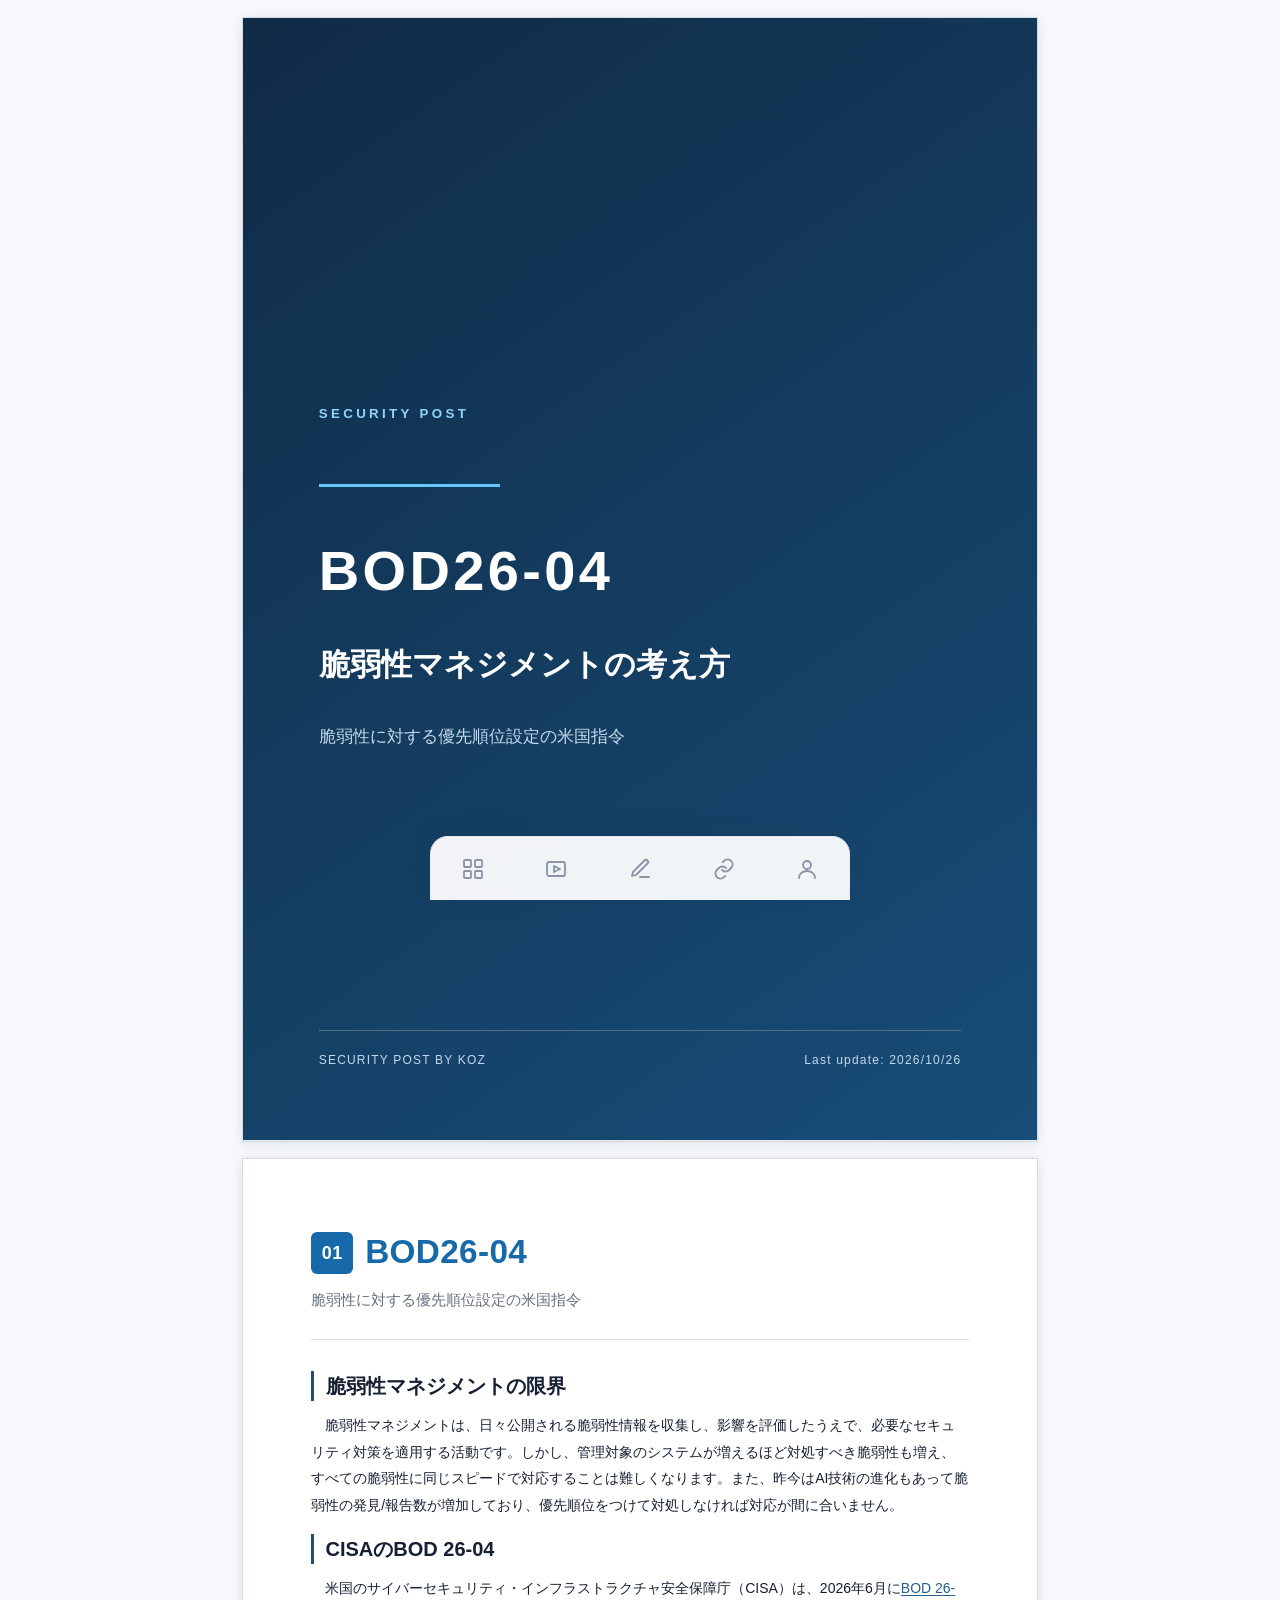
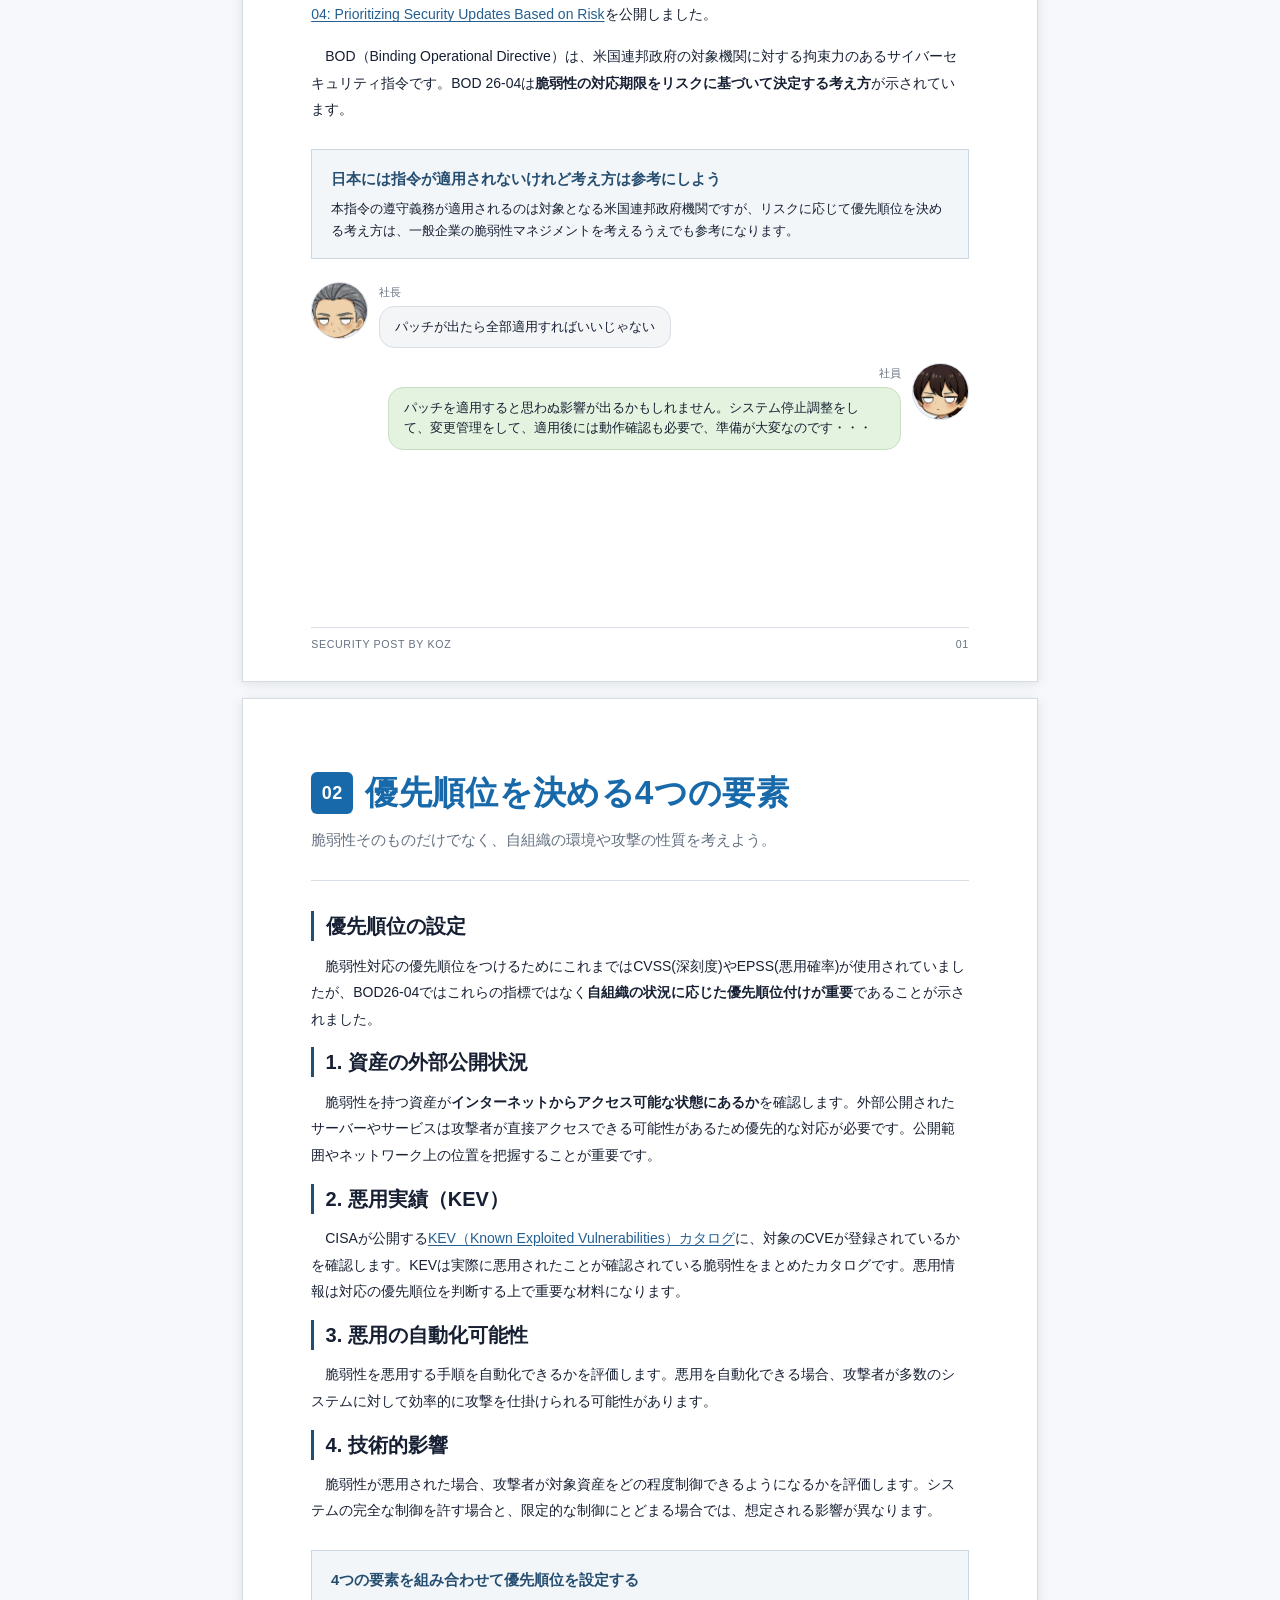
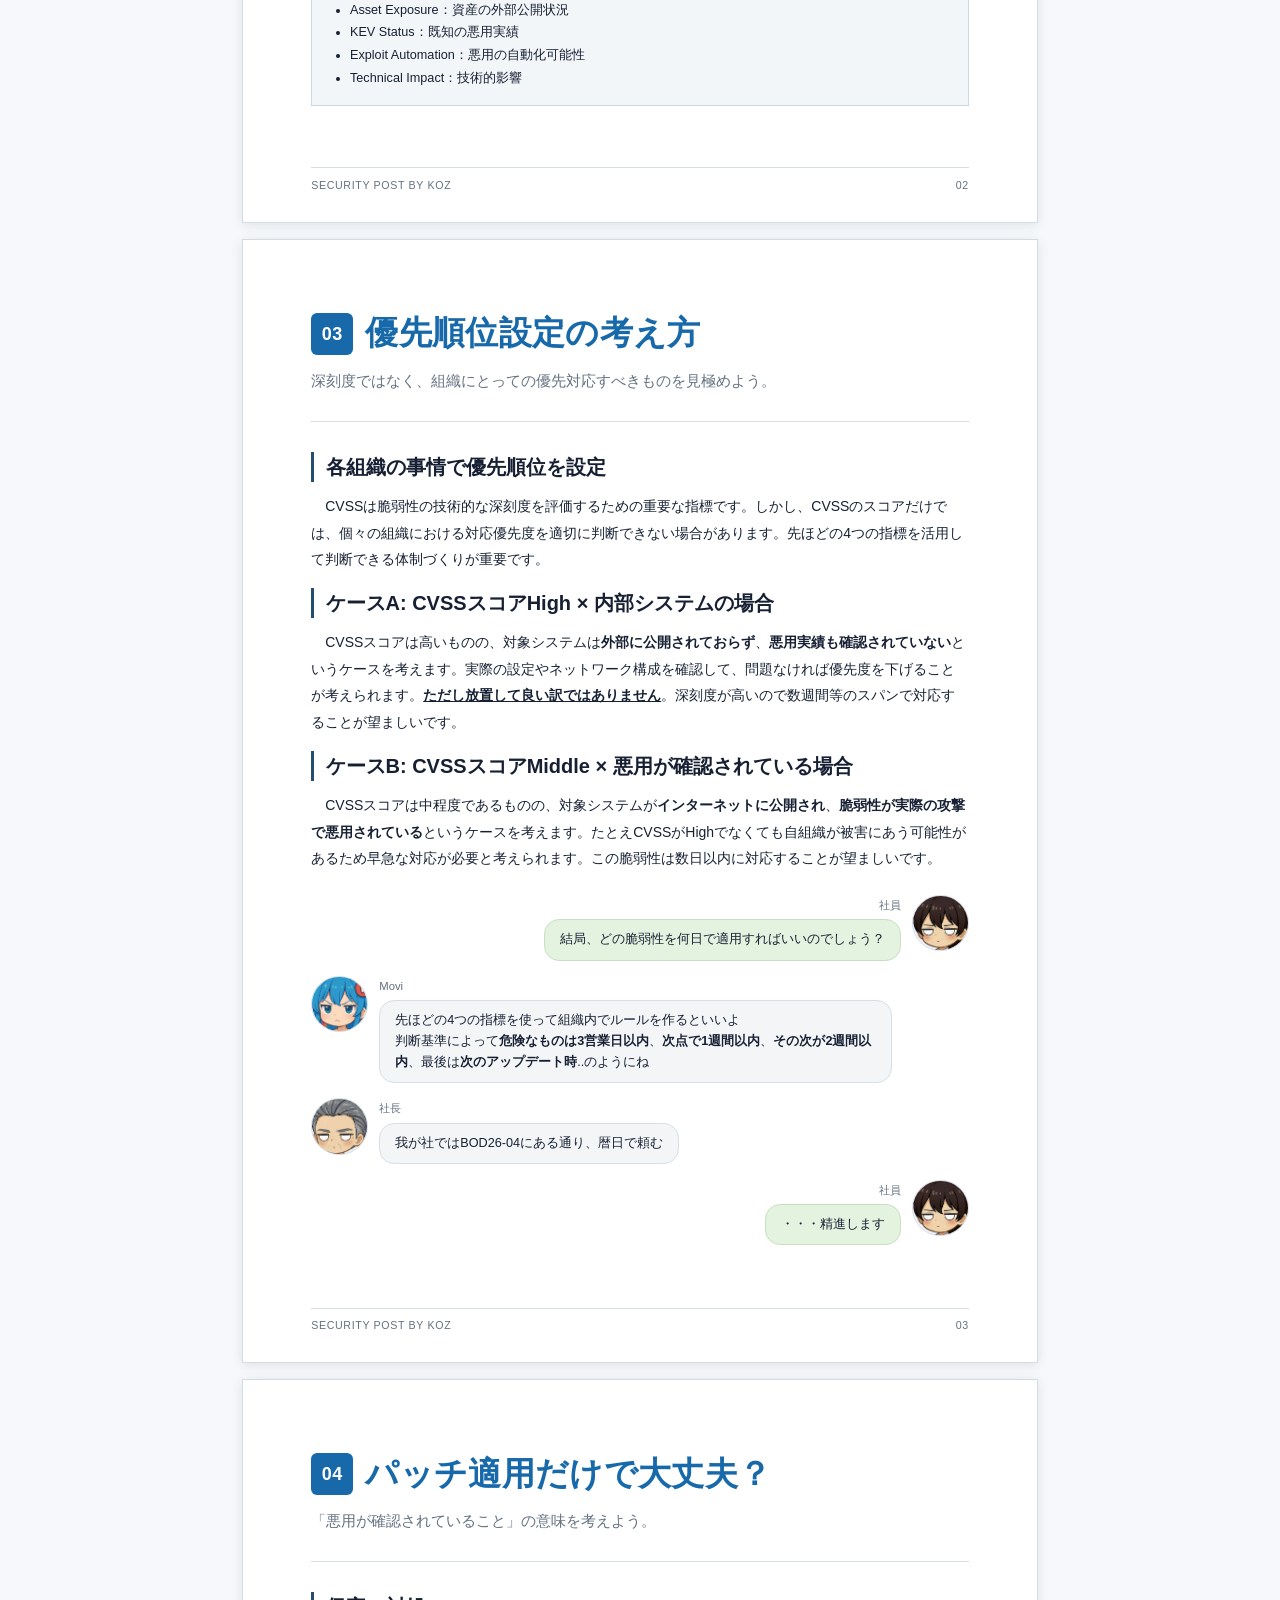
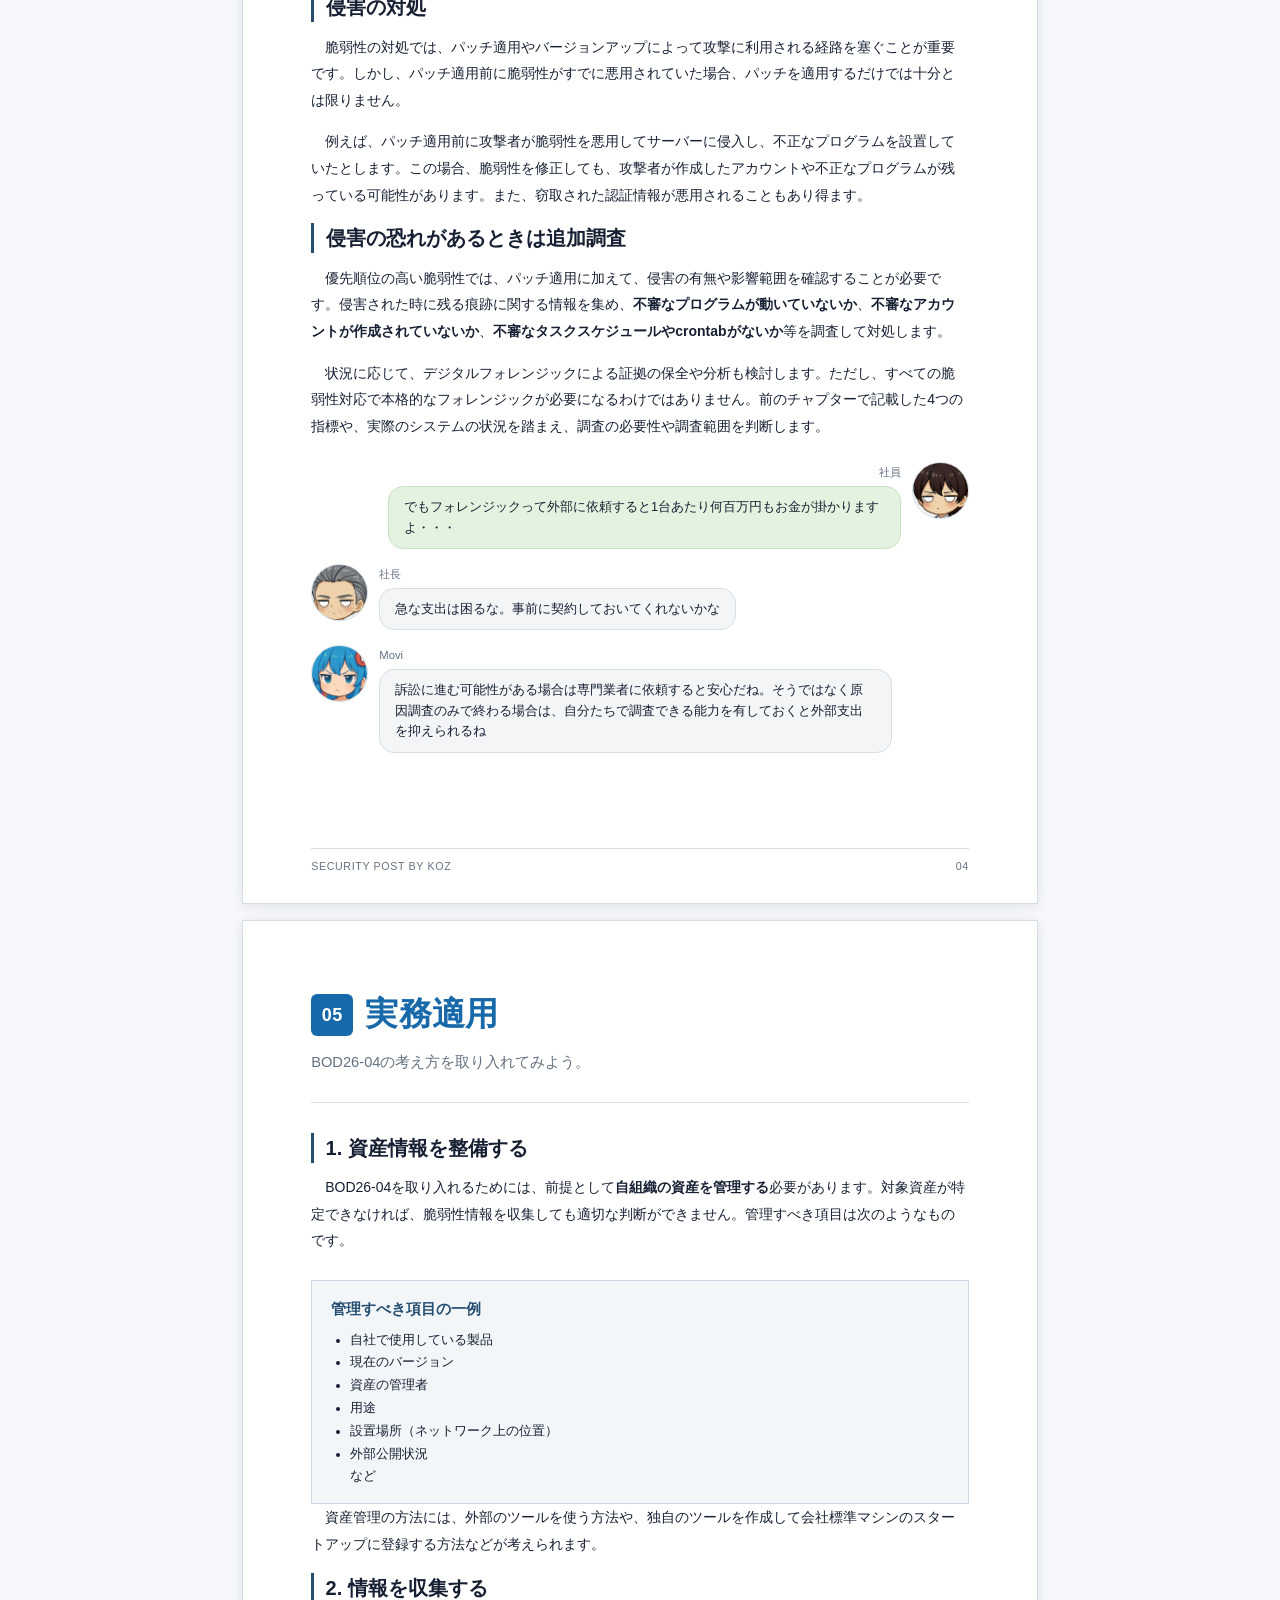
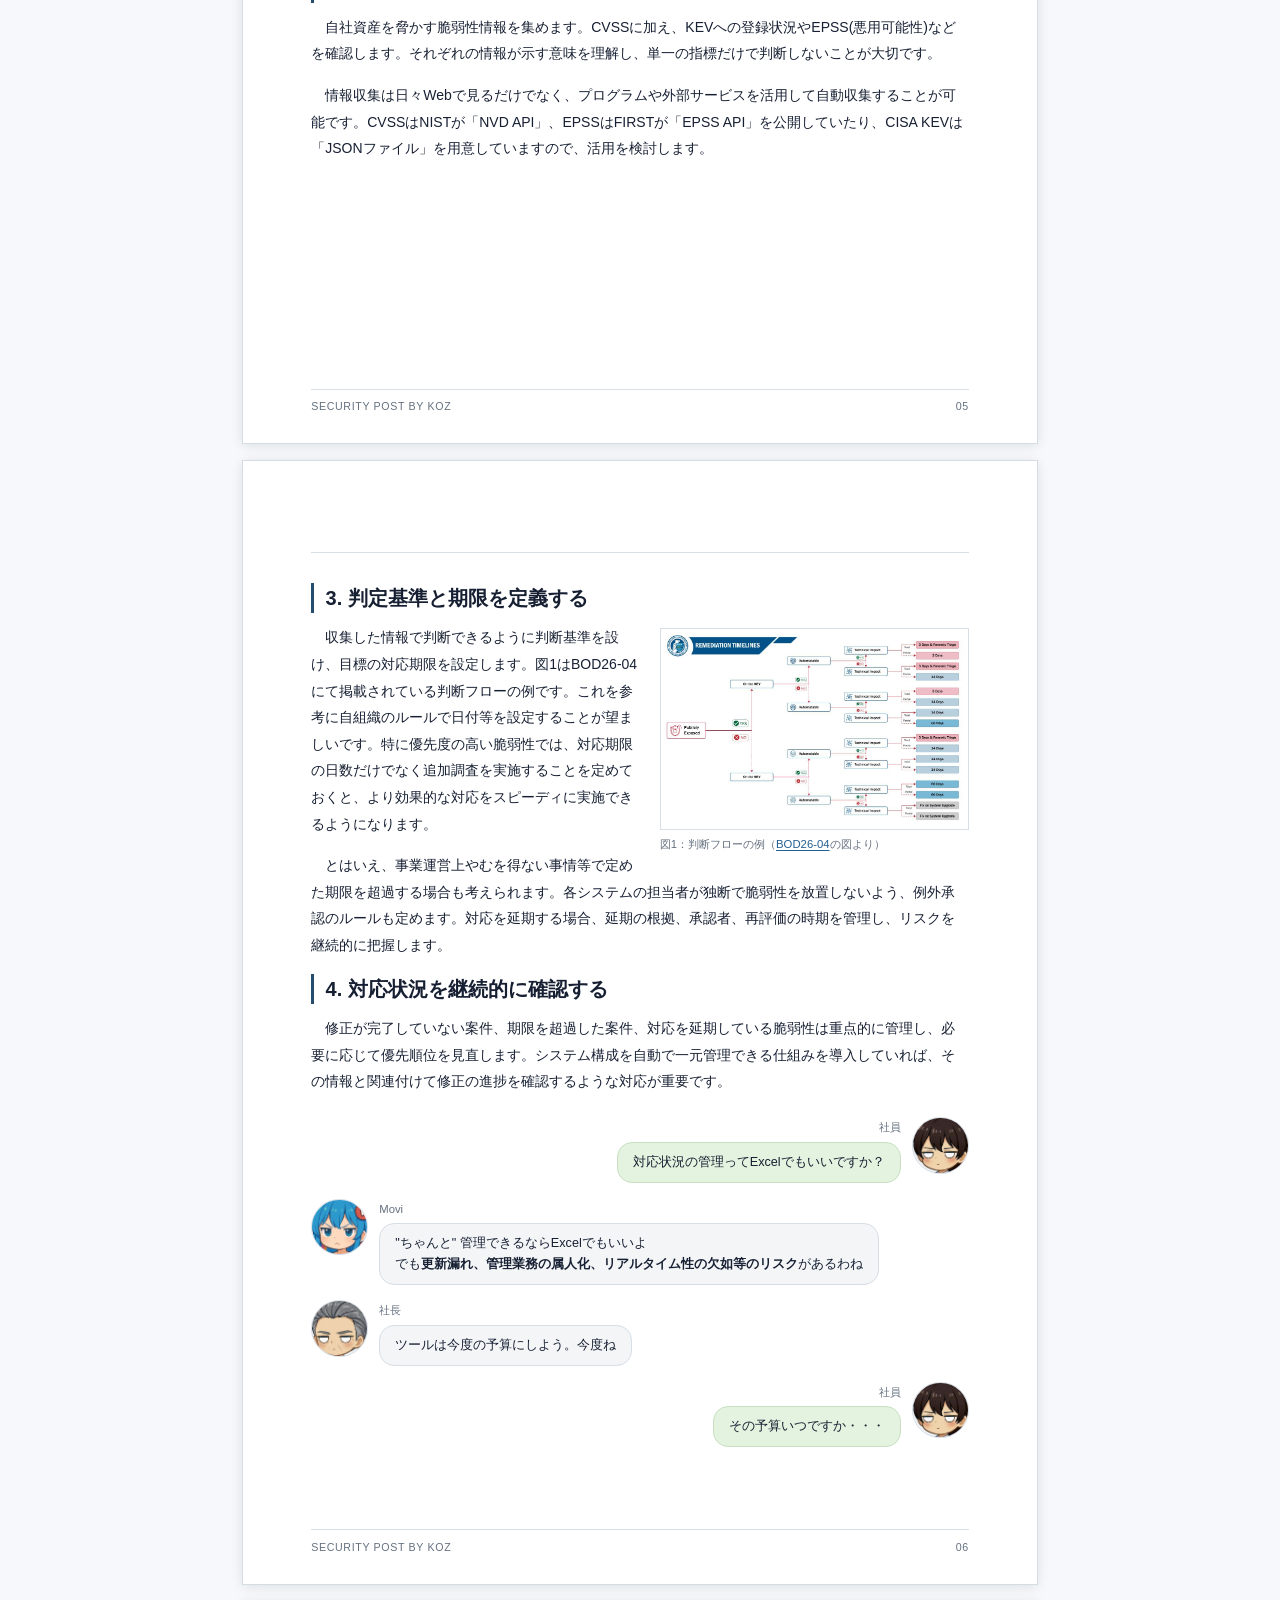
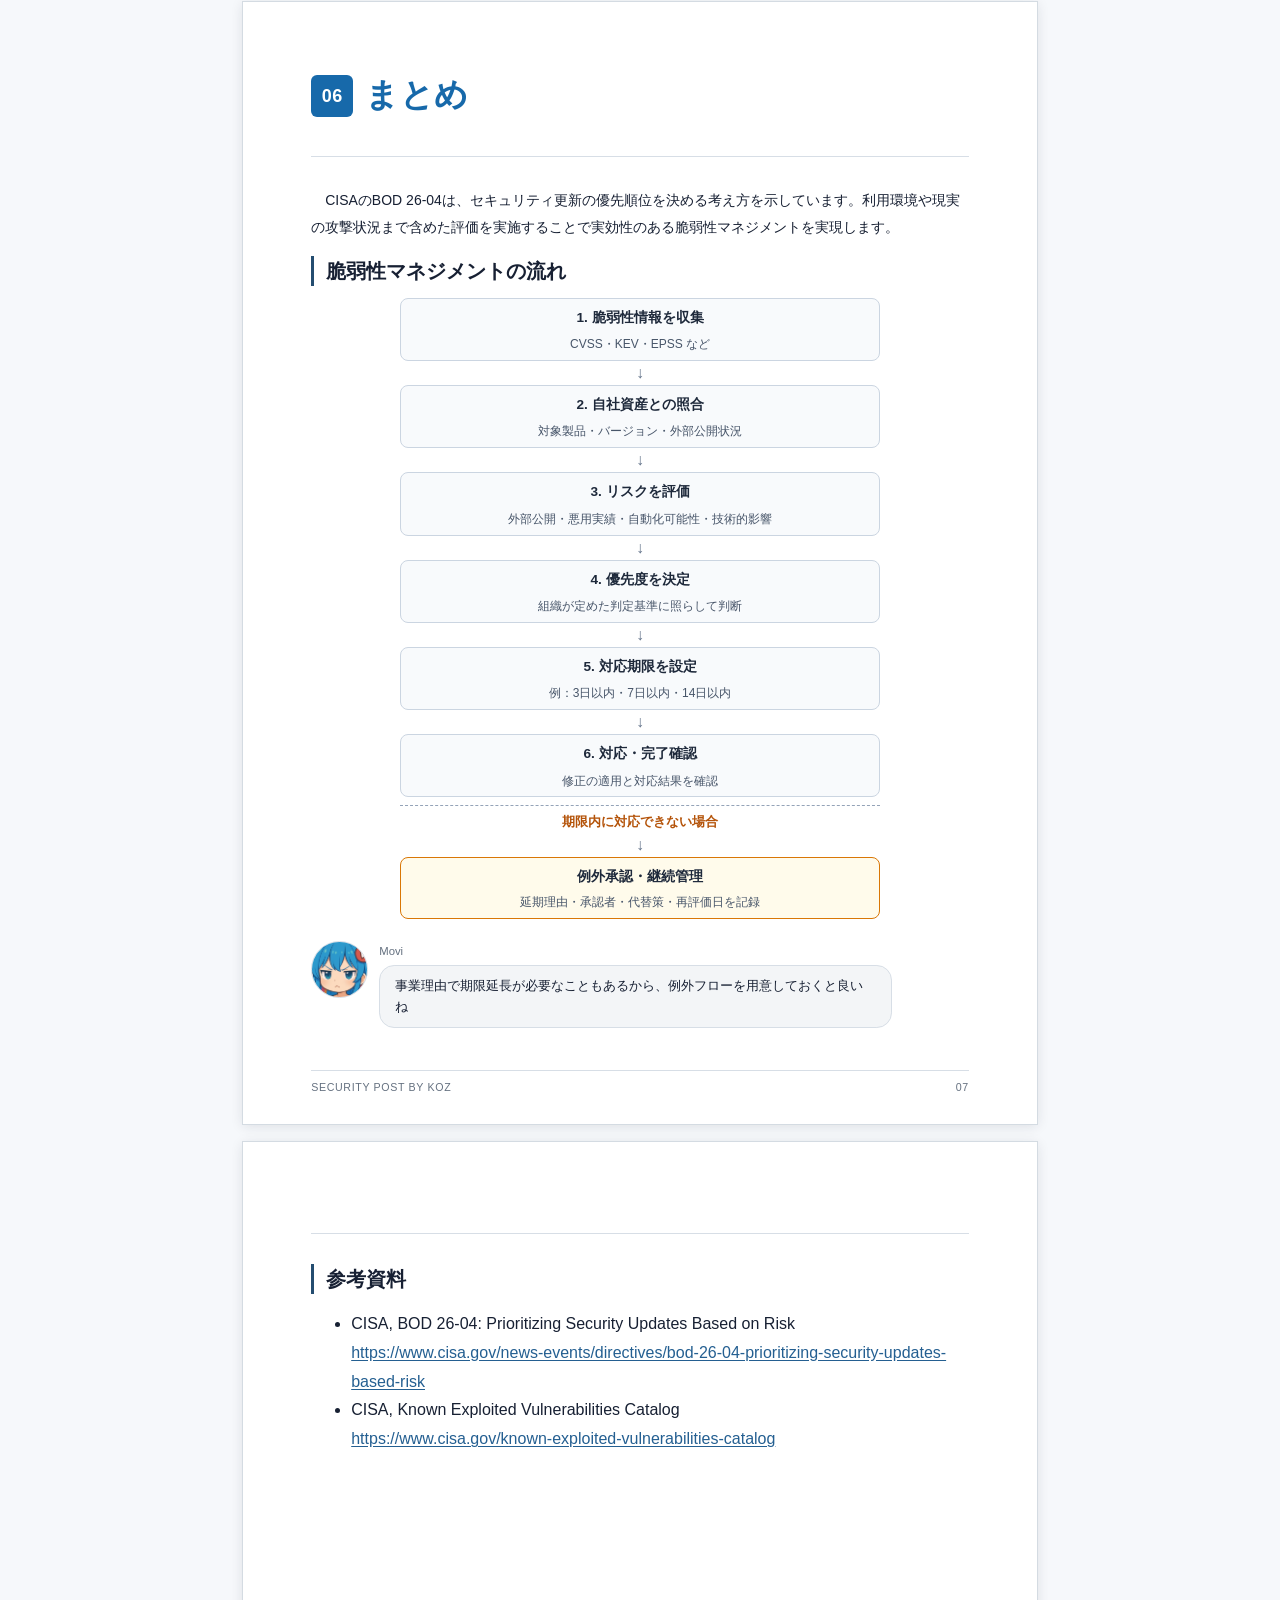
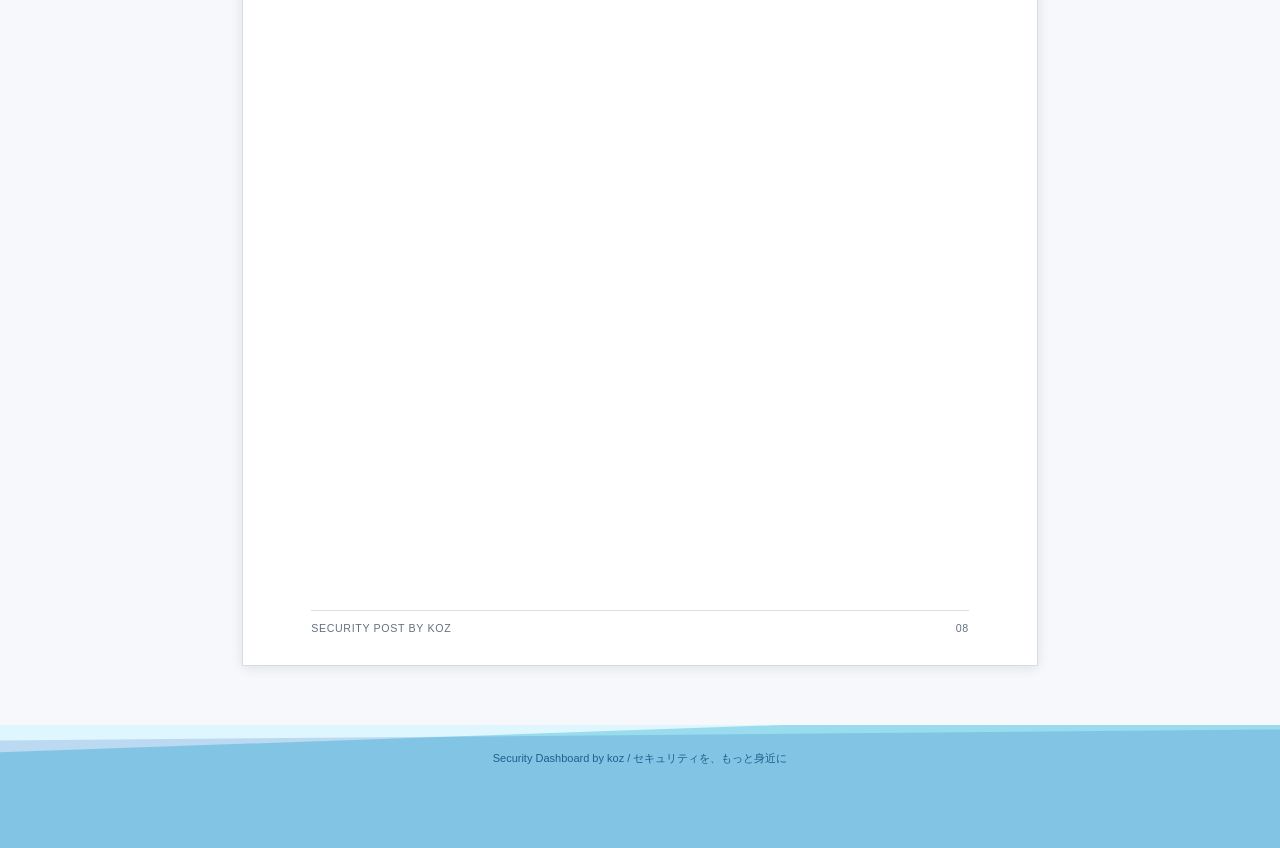
<file: article/BOD26-04/index.html>
<!DOCTYPE html>
<html lang="ja">
<head>
    <meta charset="UTF-8">
    <meta name="viewport" content="width=device-width, initial-scale=1.0">
    <title>Security Post by koz</title>
    <link rel="stylesheet" href="../../css/post.css">
    <link rel="stylesheet" href="../../css/style.css">
</head>

<body>
    <main class="book">

<!-- 表紙 -->

    <article class="page cover-page">
            <header class="cover-header">
                <p class="cover-label">SECURITY POST</p>
                <div class="cover-line"></div>
                <h1>BOD26-04</h1>
                <p class="cover-title">脆弱性マネジメントの考え方</p>
                <p class="cover-description">
                    脆弱性に対する優先順位設定の米国指令
                </p>
                <div class="cover-bottom">
                    <span>SECURITY POST BY KOZ</span>
                    <span>Last update: 2026/10/26</span>
                </div>
            </header>
        </article>

<!-- 1ページ目! -->

        <article class="page">
            <header class="page-header">
                <h1><span class="chapter-number">01</span>BOD26-04</h1>
                <p class="lead">脆弱性に対する優先順位設定の米国指令</p>
            </header>

            <section class="article-section">
                <h2>脆弱性マネジメントの限界</h2>
                <p>
                    　脆弱性マネジメントは、日々公開される脆弱性情報を収集し、影響を評価したうえで、必要なセキュリティ対策を適用する活動です。しかし、管理対象のシステムが増えるほど対処すべき脆弱性も増え、すべての脆弱性に同じスピードで対応することは難しくなります。また、昨今はAI技術の進化もあって脆弱性の発見/報告数が増加しており、優先順位をつけて対処しなければ対応が間に合いません。
                </p>

                <h2>CISAのBOD 26-04</h2>
                <p>
                    　米国のサイバーセキュリティ・インフラストラクチャ安全保障庁（CISA）は、2026年6月に<a href="https://www.cisa.gov/news-events/directives/bod-26-04-prioritizing-security-updates-based-risk" target="_blank" rel="noopener noreferrer">BOD 26-04: Prioritizing Security Updates Based on Risk</a>を公開しました。
                </p>
                <p>
                    　BOD（Binding Operational Directive）は、米国連邦政府の対象機関に対する拘束力のあるサイバーセキュリティ指令です。BOD 26-04は<b>脆弱性の対応期限をリスクに基づいて決定する考え方</b>が示されています。
                </p>
                <aside class="note-box">
                    <h3>日本には指令が適用されないけれど考え方は参考にしよう</h3>
                    本指令の遵守義務が適用されるのは対象となる米国連邦政府機関ですが、リスクに応じて優先順位を決める考え方は、一般企業の脆弱性マネジメントを考えるうえでも参考になります。
                </aside>
            </section>

            <section class="conversation">

                <div class="chat-row chat-left">
                    <div class="avatar">
                        <img src="../../asset/ceo_face1.png" alt="">
                    </div>
                    <div class="chat-content">
                        <p class="character-name">社長</p>
                        <div class="bubble">
                            パッチが出たら全部適用すればいいじゃない
                        </div>
                    </div>
                </div>

                <div class="chat-row chat-right">
                    
                    <div class="chat-content">
                        <p class="character-name">社員</p>
                        <div class="bubble">
                            パッチを適用すると思わぬ影響が出るかもしれません。システム停止調整をして、変更管理をして、適用後には動作確認も必要で、準備が大変なのです・・・
                        </div>
                    </div>
                    <div class="avatar">
                        <img src="../../asset/employee_face1.png" alt="">
                    </div>
                </div>

            </section>

            <footer class="page-footer">
                <span>SECURITY POST BY KOZ</span>
                <span>01</span>
            </footer>
        </article>

<!-- 2ページ目! -->

        <article class="page">
            <header class="page-header">
                <h1><span class="chapter-number">02</span>優先順位を決める4つの要素</h1>
                <p class="lead">脆弱性そのものだけでなく、自組織の環境や攻撃の性質を考えよう。</p>
            </header>
             <section class="article-section">
                <h2>優先順位の設定</h2>
                <p>
                    　脆弱性対応の優先順位をつけるためにこれまではCVSS(深刻度)やEPSS(悪用確率)が使用されていましたが、BOD26-04ではこれらの指標ではなく<b>自組織の状況に応じた優先順位付けが重要</b>であることが示されました。
                </p>
            </section>


            <section class="article-section">
                <h2>1. 資産の外部公開状況</h2>
                <p>
                    　脆弱性を持つ資産が<b>インターネットからアクセス可能な状態にあるか</b>を確認します。外部公開されたサーバーやサービスは攻撃者が直接アクセスできる可能性があるため優先的な対応が必要です。公開範囲やネットワーク上の位置を把握することが重要です。
                </p>

                <h2>2. 悪用実績（KEV）</h2>
                <p>
                    　CISAが公開する<a href="https://www.cisa.gov/known-exploited-vulnerabilities-catalog" target="_blank" rel="noopener noreferrer">KEV（Known Exploited Vulnerabilities）カタログ</a>に、対象のCVEが登録されているかを確認します。KEVは実際に悪用されたことが確認されている脆弱性をまとめたカタログです。悪用情報は対応の優先順位を判断する上で重要な材料になります。
                </p>

                <h2>3. 悪用の自動化可能性</h2>
                <p>
                    　脆弱性を悪用する手順を自動化できるかを評価します。悪用を自動化できる場合、攻撃者が多数のシステムに対して効率的に攻撃を仕掛けられる可能性があります。
                </p>

                <h2>4. 技術的影響</h2>
                <p>
                    　脆弱性が悪用された場合、攻撃者が対象資産をどの程度制御できるようになるかを評価します。システムの完全な制御を許す場合と、限定的な制御にとどまる場合では、想定される影響が異なります。
                </p>
            </section>

            <aside class="note-box">
                <h3>4つの要素を組み合わせて優先順位を設定する</h3>
                <ul>
                    <li>Asset Exposure：資産の外部公開状況</li>
                    <li>KEV Status：既知の悪用実績</li>
                    <li>Exploit Automation：悪用の自動化可能性</li>
                    <li>Technical Impact：技術的影響</li>
                </ul>
            </aside>

            <footer class="page-footer">
                <span>SECURITY POST BY KOZ</span>
                <span>02</span>
            </footer>
        </article>

<!-- 3ページ目! -->

        <article class="page">
            <header class="page-header">
                <h1><span class="chapter-number">03</span>優先順位設定の考え方</h1>
                <p class="lead">深刻度ではなく、組織にとっての優先対応すべきものを見極めよう。</p>
            </header>

            <section class="article-section">
                <h2>各組織の事情で優先順位を設定</h2>
                <p>
                    　CVSSは脆弱性の技術的な深刻度を評価するための重要な指標です。しかし、CVSSのスコアだけでは、個々の組織における対応優先度を適切に判断できない場合があります。先ほどの4つの指標を活用して判断できる体制づくりが重要です。
                </p>

                <h2>ケースA: CVSSスコアHigh × 内部システムの場合</h2>
                <p>
                    　CVSSスコアは高いものの、対象システムは<b>外部に公開されておらず</b>、<b>悪用実績も確認されていない</b>というケースを考えます。実際の設定やネットワーク構成を確認して、問題なければ優先度を下げることが考えられます。<b><u>ただし放置して良い訳ではありません</u></b>。深刻度が高いので数週間等のスパンで対応することが望ましいです。
                </p>

                <h2>ケースB: CVSSスコアMiddle × 悪用が確認されている場合</h2>
                <p>
                    　CVSSスコアは中程度であるものの、対象システムが<b>インターネットに公開され</b>、<b>脆弱性が実際の攻撃で悪用されている</b>というケースを考えます。たとえCVSSがHighでなくても自組織が被害にあう可能性があるため早急な対応が必要と考えられます。この脆弱性は数日以内に対応することが望ましいです。
                </p>
            </section>

            <section class="conversation">

                <div class="chat-row chat-right">
                    <div class="chat-content">
                        <p class="character-name">社員</p>
                        <div class="bubble">
                            結局、どの脆弱性を何日で適用すればいいのでしょう？
                        </div>
                    </div>
                    <div class="avatar">
                        <img src="../../asset/employee_face1.png" alt="">
                    </div>
                </div>

                <div class="chat-row chat-left">
                    <div class="avatar">
                        <img src="../../asset/movi_face1.png" alt="">
                    </div>
                    <div class="chat-content">
                        <p class="character-name">Movi</p>
                        <div class="bubble">
                            先ほどの4つの指標を使って組織内でルールを作るといいよ<br>判断基準によって<b>危険なものは3営業日以内</b>、<b>次点で1週間以内</b>、<b>その次が2週間以内</b>、最後は<b>次のアップデート時</b>..のようにね
                        </div>
                    </div>
                </div>

                <div class="chat-row chat-left">
                    <div class="avatar">
                        <img src="../../asset/ceo_face1.png" alt="">
                    </div>
                    <div class="chat-content">
                        <p class="character-name">社長</p>
                        <div class="bubble">
                            我が社ではBOD26-04にある通り、暦日で頼む
                        </div>
                    </div>
                </div>

                <div class="chat-row chat-right">
                    
                    <div class="chat-content">
                        <p class="character-name">社員</p>
                        <div class="bubble">
                            ・・・精進します
                        </div>
                    </div>
                    <div class="avatar">
                        <img src="../../asset/employee_face1.png" alt="">
                    </div>
                </div>
                    
            </section>

            <footer class="page-footer">
                <span>SECURITY POST BY KOZ</span>
                <span>03</span>
            </footer>
        </article>


<!-- 4ページ目! -->

        <article class="page">
            <header class="page-header">
                <h1><span class="chapter-number">04</span>パッチ適用だけで大丈夫？</h1>
                <p class="lead">「悪用が確認されていること」の意味を考えよう。</p>
            </header>

            <section class="article-section">
                <h2>侵害の対処</h2>
                <p>
                    　脆弱性の対処では、パッチ適用やバージョンアップによって攻撃に利用される経路を塞ぐことが重要です。しかし、パッチ適用前に脆弱性がすでに悪用されていた場合、パッチを適用するだけでは十分とは限りません。
                </p>

                <p>
                    　例えば、パッチ適用前に攻撃者が脆弱性を悪用してサーバーに侵入し、不正なプログラムを設置していたとします。この場合、脆弱性を修正しても、攻撃者が作成したアカウントや不正なプログラムが残っている可能性があります。また、窃取された認証情報が悪用されることもあり得ます。
                </p>

                <h2>侵害の恐れがあるときは追加調査</h2>
                <p>
                    　優先順位の高い脆弱性では、パッチ適用に加えて、侵害の有無や影響範囲を確認することが必要です。侵害された時に残る痕跡に関する情報を集め、<b>不審なプログラムが動いていないか</b>、<b>不審なアカウントが作成されていないか</b>、<b>不審なタスクスケジュールやcrontabがないか</b>等を調査して対処します。
                </p>
                <p>
                    　状況に応じて、デジタルフォレンジックによる証拠の保全や分析も検討します。ただし、すべての脆弱性対応で本格的なフォレンジックが必要になるわけではありません。前のチャプターで記載した4つの指標や、実際のシステムの状況を踏まえ、調査の必要性や調査範囲を判断します。
                </p>
            </section>

            <section class="conversation">
                <div class="chat-row chat-right">
                    <div class="chat-content">
                        <p class="character-name">社員</p>
                        <div class="bubble">
                            でもフォレンジックって外部に依頼すると1台あたり何百万円もお金が掛かりますよ・・・
                        </div>
                    </div>
                    <div class="avatar">
                        <img src="../../asset/employee_face1.png" alt="">
                    </div>
                </div>
                
                <div class="chat-row chat-left">
                    <div class="avatar">
                        <img src="../../asset/ceo_face1.png" alt="">
                    </div>
                    <div class="chat-content">
                        <p class="character-name">社長</p>
                        <div class="bubble">
                            急な支出は困るな。事前に契約しておいてくれないかな
                        </div>
                    </div>
                </div>

                <div class="chat-row chat-left">
                    <div class="avatar">
                        <img src="../../asset/movi_face1.png" alt="">
                    </div>
                    <div class="chat-content">
                        <p class="character-name">Movi</p>
                        <div class="bubble">
                            訴訟に進む可能性がある場合は専門業者に依頼すると安心だね。そうではなく原因調査のみで終わる場合は、自分たちで調査できる能力を有しておくと外部支出を抑えられるね
                        </div>
                    </div>
                </div>

            </section>
        
            <footer class="page-footer">
                <span>SECURITY POST BY KOZ</span>
                <span>04</span>
            </footer>
        </article>


<!-- 5ページ目! -->

        <article class="page">
            <header class="page-header">
                <h1><span class="chapter-number">05</span>実務適用</h1>
                <p class="lead">BOD26-04の考え方を取り入れてみよう。</p>
            </header>

            <section class="article-section">
                <h2>1. 資産情報を整備する</h2>
                <p>
                    　BOD26-04を取り入れるためには、前提として<b>自組織の資産を管理する</b>必要があります。対象資産が特定できなければ、脆弱性情報を収集しても適切な判断ができません。管理すべき項目は次のようなものです。
                </p>

                <aside class="note-box">
                    <h3>管理すべき項目の一例</h3>
                    <ul>
                        <li>自社で使用している製品</li>
                        <li>現在のバージョン</li>
                        <li>資産の管理者</li>
                        <li>用途</li>
                        <li>設置場所（ネットワーク上の位置）</li>
                        <li>外部公開状況</li> など
                    </ul>
                </aside>

                <p>
                    　資産管理の方法には、外部のツールを使う方法や、独自のツールを作成して会社標準マシンのスタートアップに登録する方法などが考えられます。
                </p>

                <h2>2. 情報を収集する</h2>
                <p>
                    　自社資産を脅かす脆弱性情報を集めます。CVSSに加え、KEVへの登録状況やEPSS(悪用可能性)などを確認します。それぞれの情報が示す意味を理解し、単一の指標だけで判断しないことが大切です。
                </p>
                <p>
                    　情報収集は日々Webで見るだけでなく、プログラムや外部サービスを活用して自動収集することが可能です。CVSSはNISTが「NVD API」、EPSSはFIRSTが「EPSS API」を公開していたり、CISA KEVは「JSONファイル」を用意していますので、活用を検討します。
                </p>
            </section>  
        
            <footer class="page-footer">
                <span>SECURITY POST BY KOZ</span>
                <span>05</span>
            </footer>
        </article>



<!-- 6ページ目! -->

        <article class="page">
            <header class="page-header">
            </header>
            <section class="article-section">

                <h2>3. 判定基準と期限を定義する</h2>

                <figure class="article-image image-right">
                    <img src="./BOD_26-04_Timelines.png" alt="判断フローの例 CISA BOD26-04より">
                    <figcaption>図1：判断フローの例（<a href="https://www.cisa.gov/news-events/directives/bod-26-04-prioritizing-security-updates-based-risk">BOD26-04</a>の図より）</figcaption>
                </figure>

                
                <p>
                    　収集した情報で判断できるように判断基準を設け、目標の対応期限を設定します。図1はBOD26-04にて掲載されている判断フローの例です。これを参考に自組織のルールで日付等を設定することが望ましいです。特に優先度の高い脆弱性では、対応期限の日数だけでなく追加調査を実施することを定めておくと、より効果的な対応をスピーディに実施できるようになります。
                </p>
                <p>
                    　とはいえ、事業運営上やむを得ない事情等で定めた期限を超過する場合も考えられます。各システムの担当者が独断で脆弱性を放置しないよう、例外承認のルールも定めます。対応を延期する場合、延期の根拠、承認者、再評価の時期を管理し、リスクを継続的に把握します。
                </p>

                <h2>4. 対応状況を継続的に確認する</h2>
                <p>
                    　修正が完了していない案件、期限を超過した案件、対応を延期している脆弱性は重点的に管理し、必要に応じて優先順位を見直します。システム構成を自動で一元管理できる仕組みを導入していれば、その情報と関連付けて修正の進捗を確認するような対応が重要です。
                </p>

            </section>  


            <section class="conversation">
                <div class="chat-row chat-right">
                    <div class="chat-content">
                        <p class="character-name">社員</p>
                        <div class="bubble">
                            対応状況の管理ってExcelでもいいですか？
                        </div>
                    </div>
                    <div class="avatar">
                        <img src="../../asset/employee_face1.png" alt="">
                    </div>
                </div>

                <div class="chat-row chat-left">
                    <div class="avatar">
                        <img src="../../asset/movi_face1.png" alt="">
                    </div>
                    <div class="chat-content">
                        <p class="character-name">Movi</p>
                        <div class="bubble">
                            "ちゃんと" 管理できるならExcelでもいいよ<br>
                            でも<b>更新漏れ、管理業務の属人化、リアルタイム性の欠如等のリスク</b>があるわね
                        </div>
                    </div>
                </div>

                <div class="chat-row chat-left">
                    <div class="avatar">
                        <img src="../../asset/ceo_face1.png" alt="">
                    </div>
                    <div class="chat-content">
                        <p class="character-name">社長</p>
                        <div class="bubble">
                            ツールは今度の予算にしよう。今度ね
                        </div>
                    </div>
                </div>

                <div class="chat-row chat-right">
                    <div class="chat-content">
                        <p class="character-name">社員</p>
                        <div class="bubble">
                            その予算いつですか・・・
                        </div>
                    </div>
                    <div class="avatar">
                        <img src="../../asset/employee_face1.png" alt="">
                    </div>
                </div>

            </section>
        
            <footer class="page-footer">
                <span>SECURITY POST BY KOZ</span>
                <span>06</span>
            </footer>
        </article>



<!-- 7ページ目! -->

        <article class="page">
            <header class="page-header">
                <h1><span class="chapter-number">06</span>まとめ</h1>
            </header>
            <section class="article-section">

                <p>
                    　CISAのBOD 26-04は、セキュリティ更新の優先順位を決める考え方を示しています。利用環境や現実の攻撃状況まで含めた評価を実施することで実効性のある脆弱性マネジメントを実現します。
                </p>

                <h2>脆弱性マネジメントの流れ</h2>

                <div class="flow">
                    <div class="flow-step">
                        <strong>1. 脆弱性情報を収集</strong>
                        <span>CVSS・KEV・EPSS など</span>
                    </div>

                    <div class="flow-arrow">↓</div>

                    <div class="flow-step">
                        <strong>2. 自社資産との照合</strong>
                        <span>対象製品・バージョン・外部公開状況</span>
                    </div>

                    <div class="flow-arrow">↓</div>

                    <div class="flow-step">
                        <strong>3. リスクを評価</strong>
                        <span>外部公開・悪用実績・自動化可能性・技術的影響</span>
                    </div>

                    <div class="flow-arrow">↓</div>

                    <div class="flow-step">
                        <strong>4. 優先度を決定</strong>
                        <span>組織が定めた判定基準に照らして判断</span>
                    </div>

                    <div class="flow-arrow">↓</div>

                    <div class="flow-step">
                        <strong>5. 対応期限を設定</strong>
                        <span>例：3日以内・7日以内・14日以内</span>
                    </div>

                    <div class="flow-arrow">↓</div>

                    <div class="flow-step">
                        <strong>6. 対応・完了確認</strong>
                        <span>修正の適用と対応結果を確認</span>
                    </div>

                    <div class="flow-branch">
                        <span class="flow-branch-label">期限内に対応できない場合</span>
                        <div class="flow-arrow">↓</div>
                        <div class="flow-exception">
                            <strong>例外承認・継続管理</strong>
                            <span>延期理由・承認者・代替策・再評価日を記録</span>
                        </div>
                    </div>
                </div>
            </section>

            <section class="conversation">

                <div class="chat-row chat-left">
                    <div class="avatar">
                        <img src="../../asset/movi_face1.png" alt="">
                    </div>
                    <div class="chat-content">
                        <p class="character-name">Movi</p>
                        <div class="bubble">
                            事業理由で期限延長が必要なこともあるから、例外フローを用意しておくと良いね
                        </div>
                    </div>
                </div>

            </section>

        
            <footer class="page-footer">
                <span>SECURITY POST BY KOZ</span>
                <span>07</span>
            </footer>
        </article>



<!-- 8ページ目! -->

        <article class="page">
            <header class="page-header">
            </header>

            <section class="article-section">
                <h2>参考資料</h2>
                <ul>
                    <li>
                        CISA, BOD 26-04: Prioritizing Security Updates Based on Risk<br>
                        <a href="https://www.cisa.gov/news-events/directives/bod-26-04-prioritizing-security-updates-based-risk" target="_blank" rel="noopener noreferrer">https://www.cisa.gov/news-events/directives/bod-26-04-prioritizing-security-updates-based-risk</a>
                    </li>
                    <li>
                        CISA, Known Exploited Vulnerabilities Catalog<br>
                        <a href="https://www.cisa.gov/known-exploited-vulnerabilities-catalog" target="_blank" rel="noopener noreferrer">https://www.cisa.gov/known-exploited-vulnerabilities-catalog</a>
                    </li>
                </ul>
            </section>

            <footer class="page-footer">
                <span>SECURITY POST BY KOZ</span>
                <span>08</span>
            </footer>
        </article>
    </main>

    <div id="bottom-nav"></div>

    <script src="../../js/menu.js"></script>
</body>
</html>
</file>
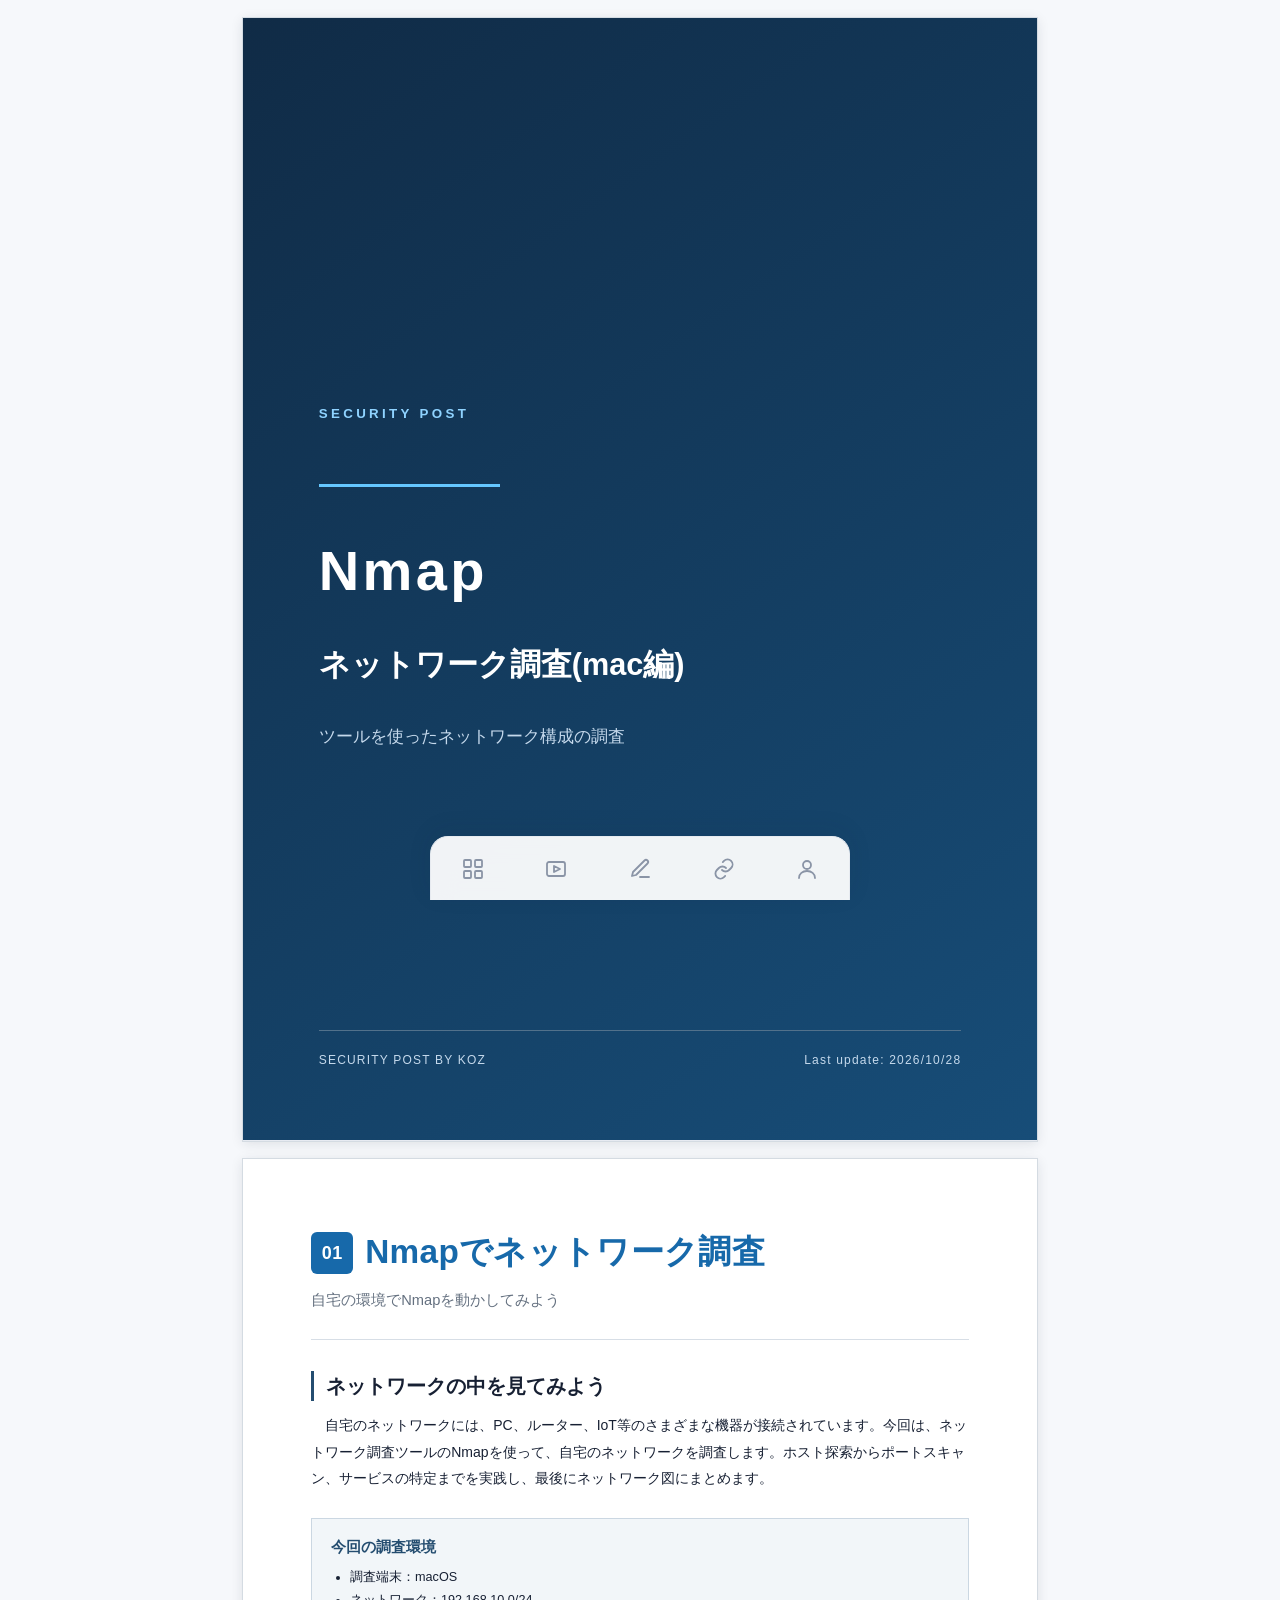
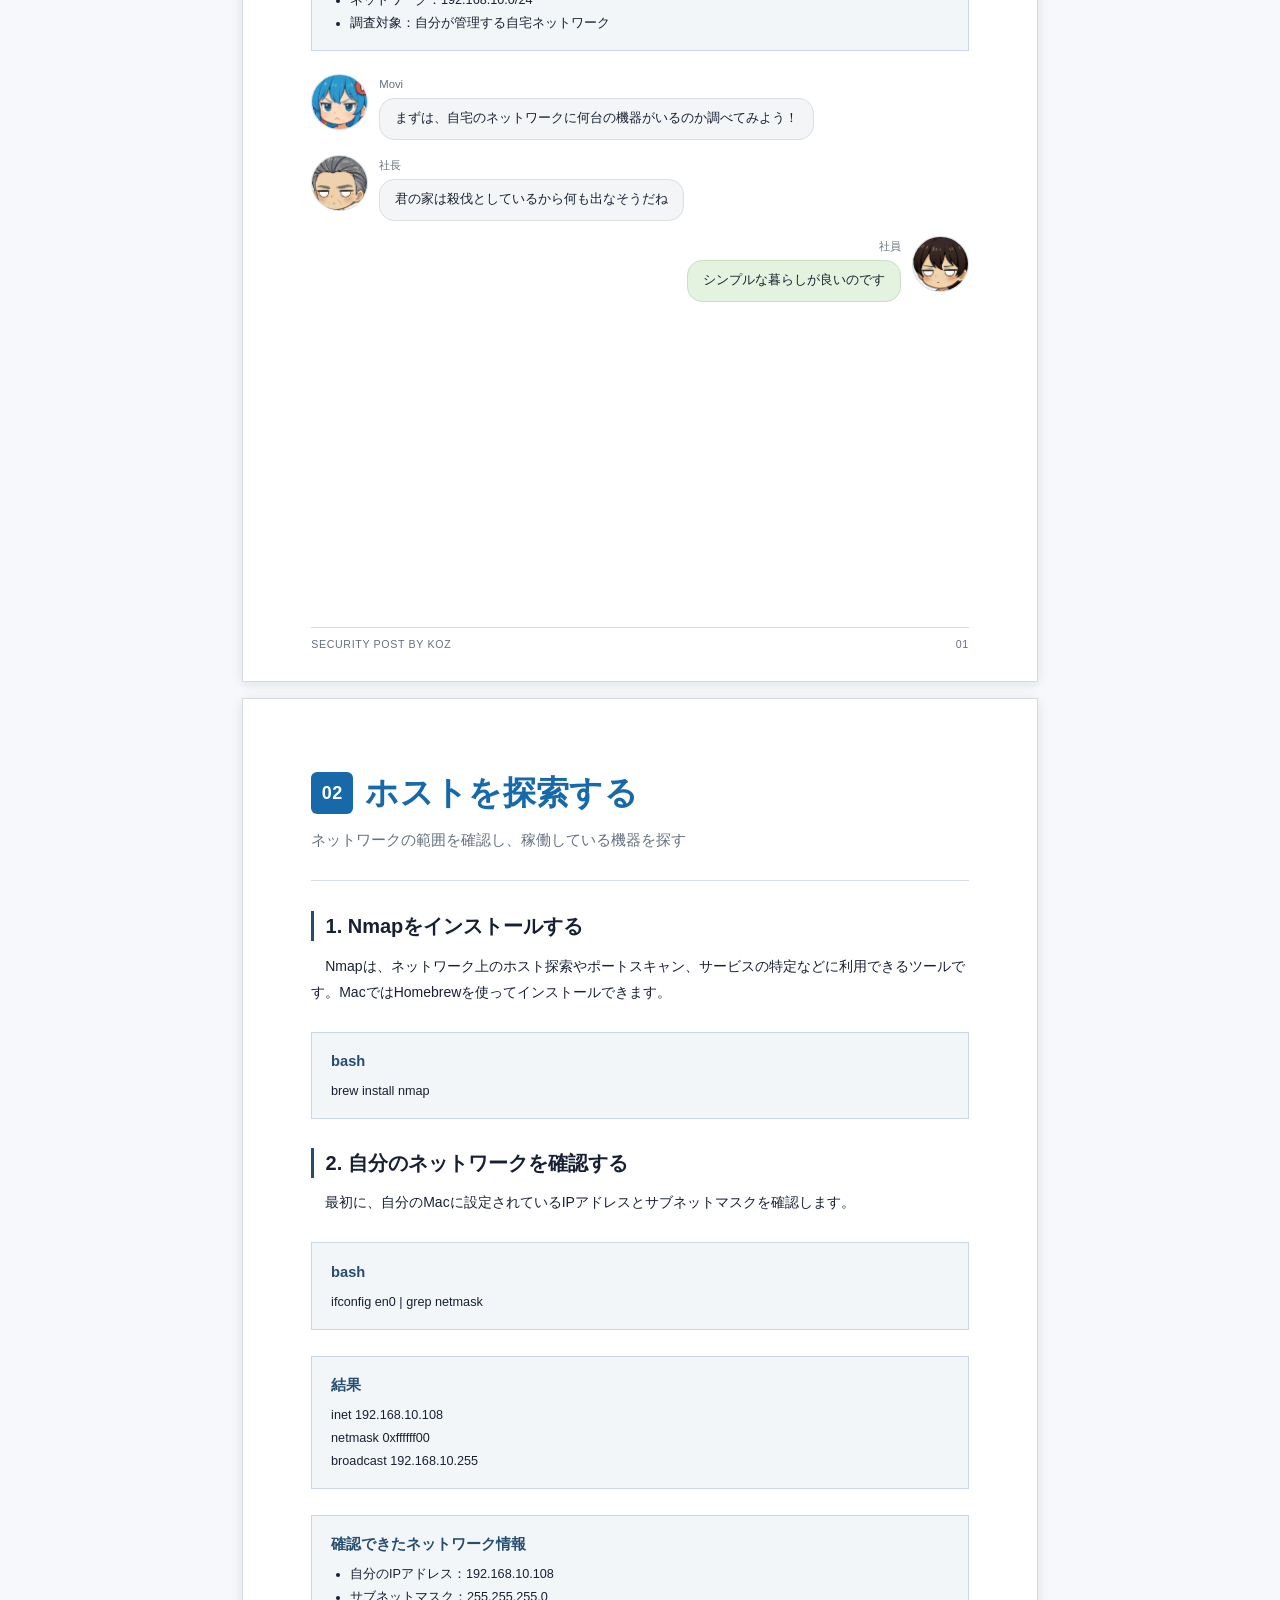
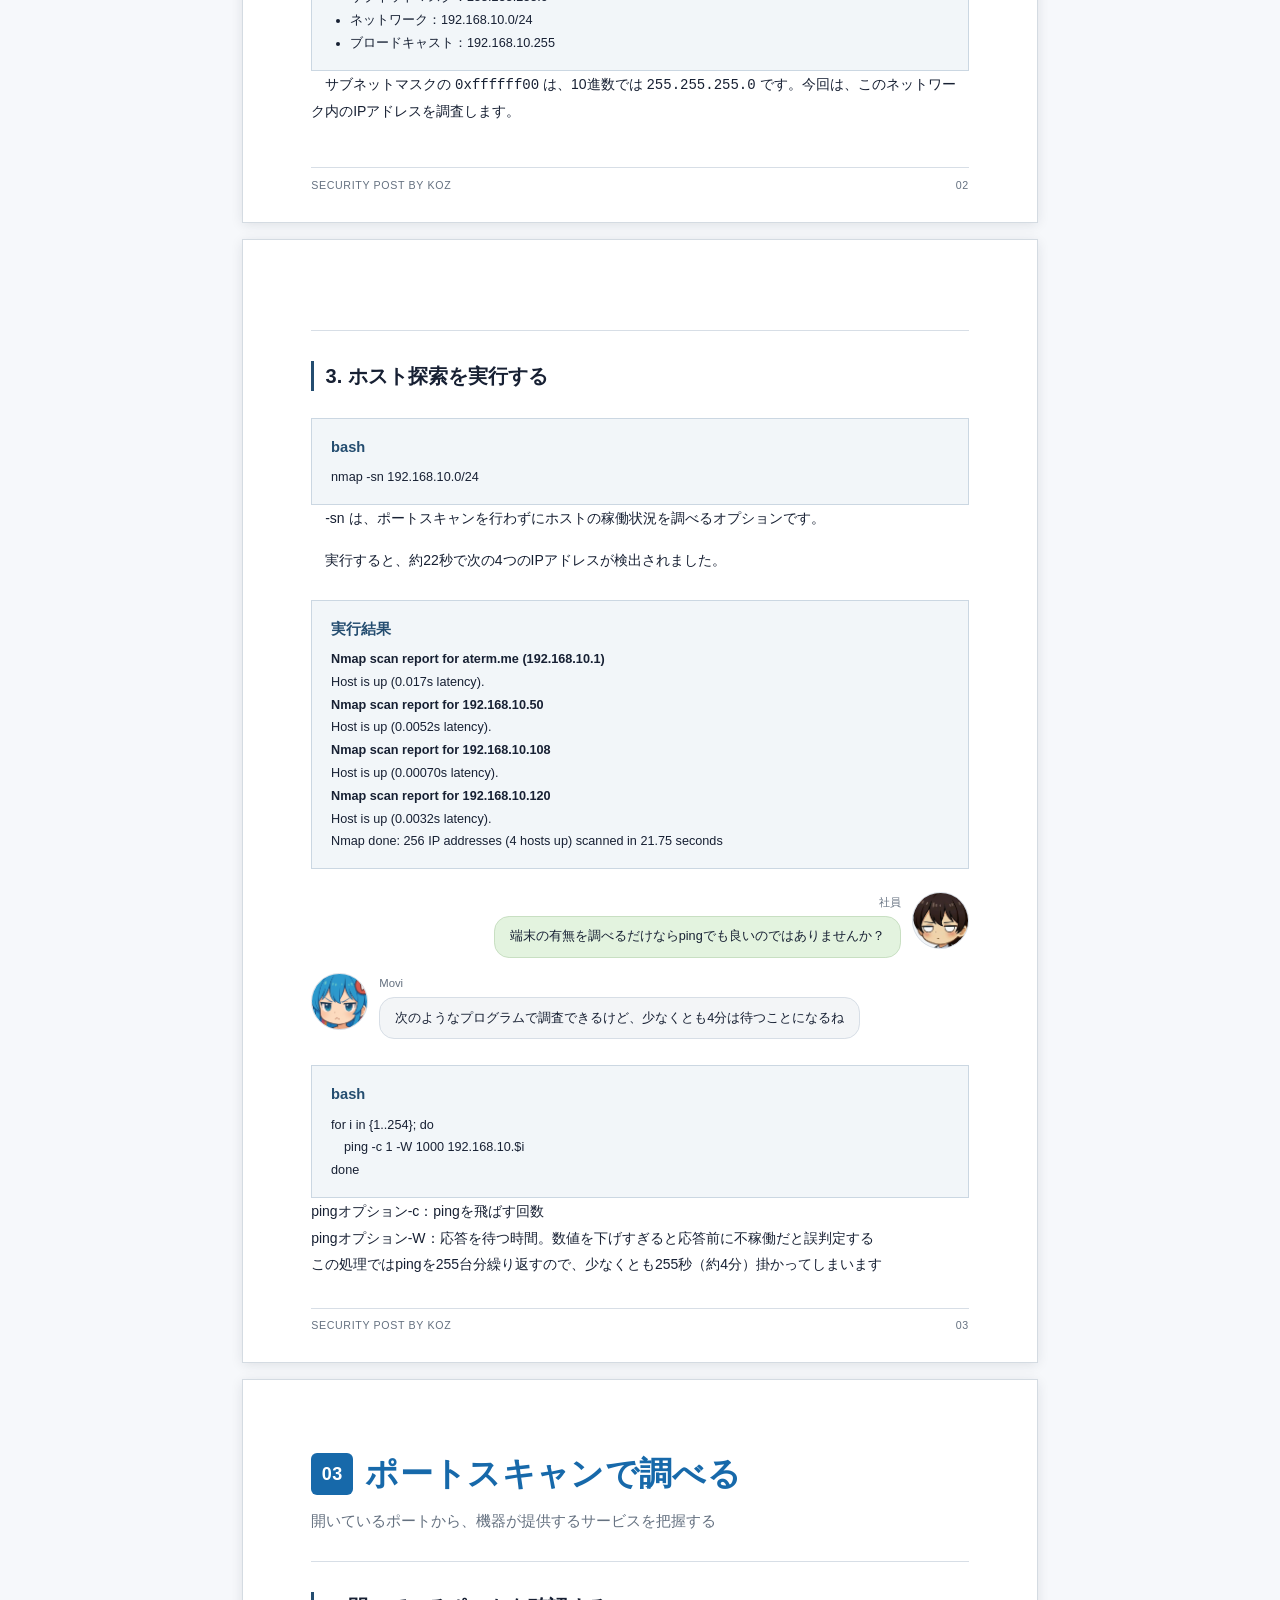
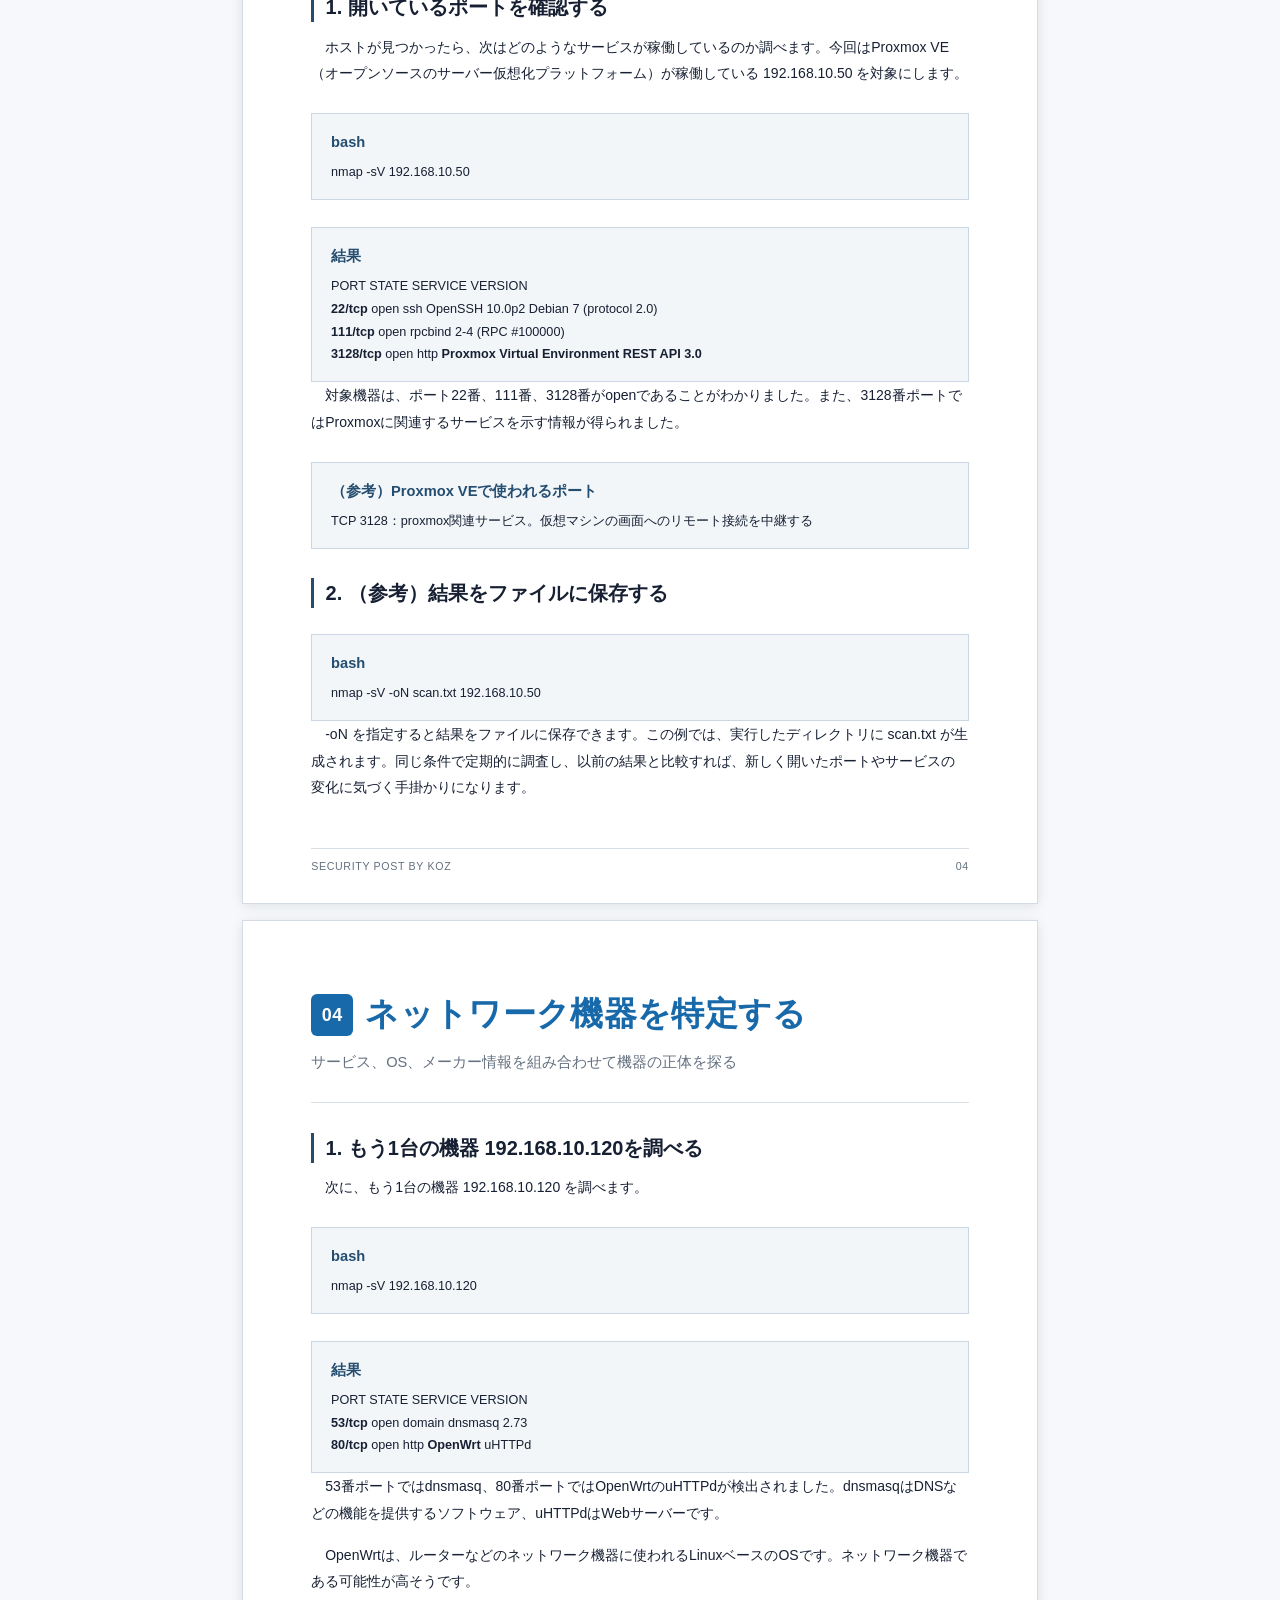
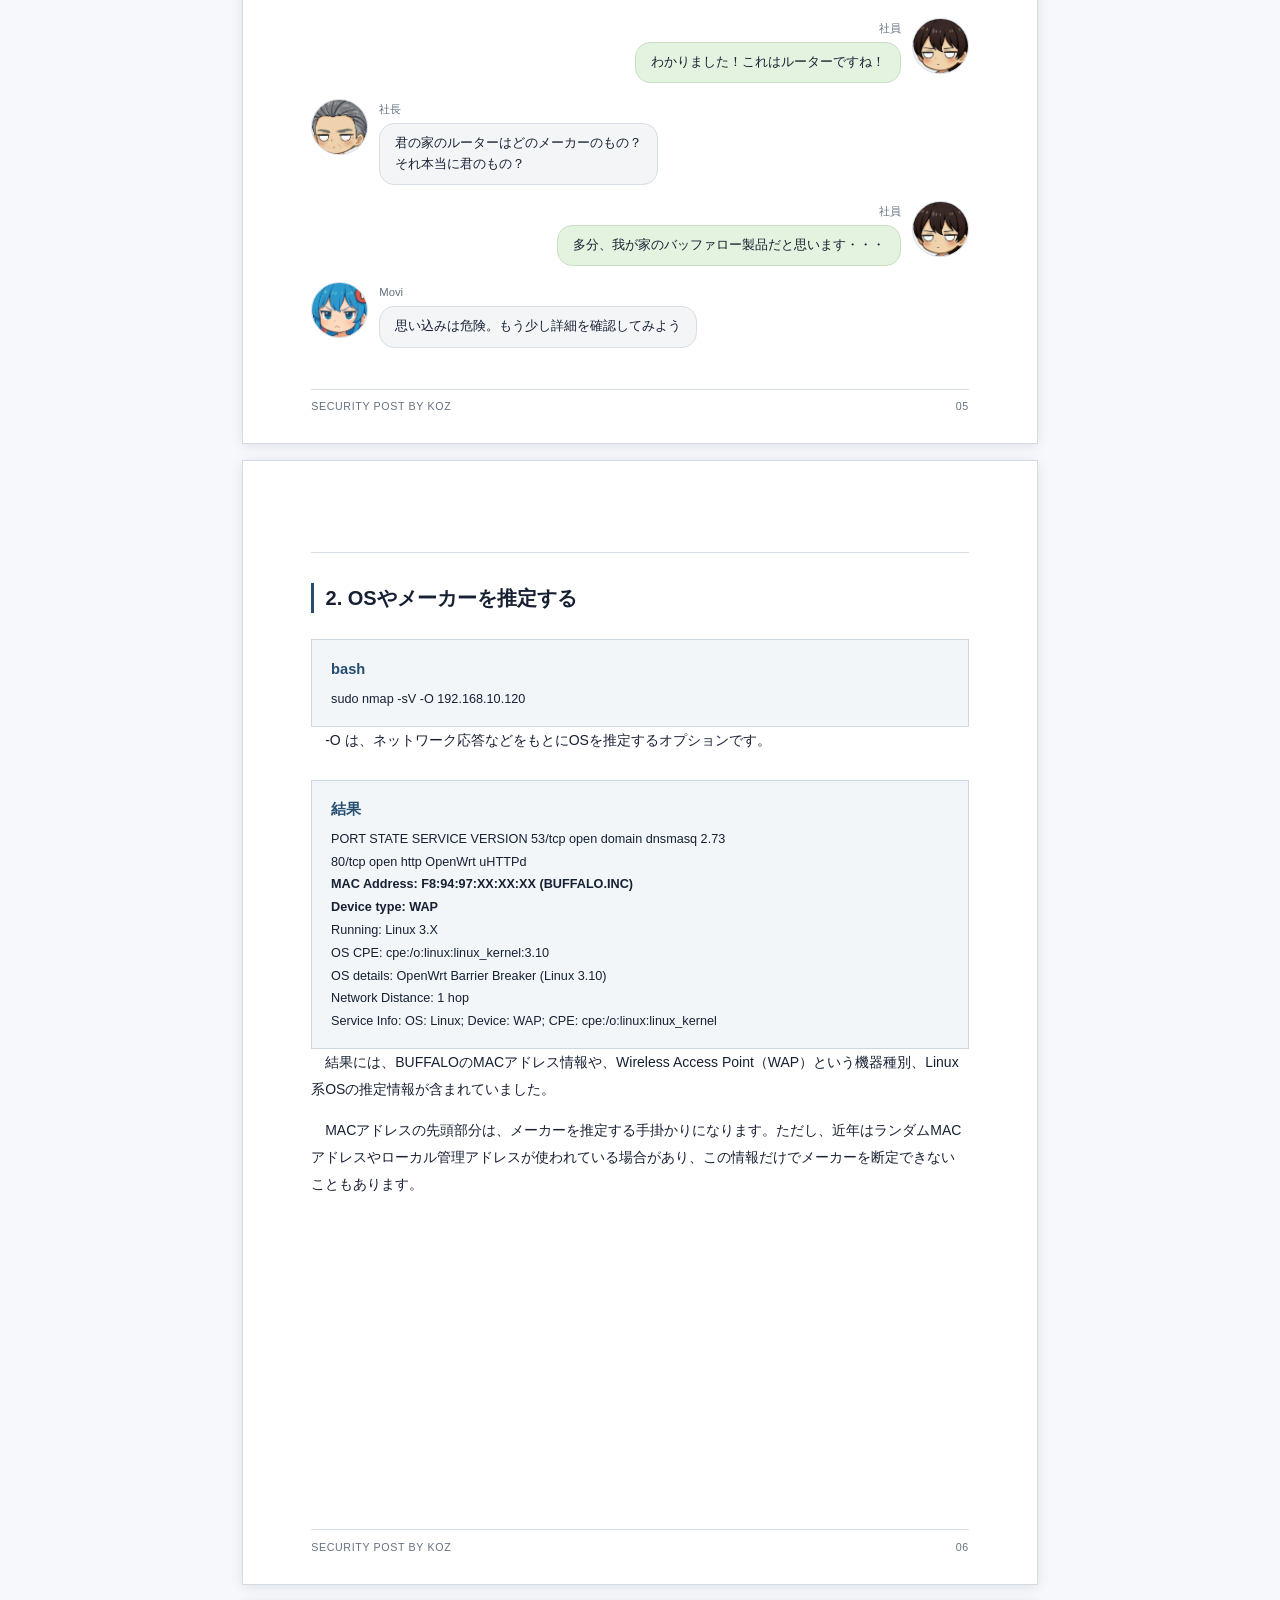
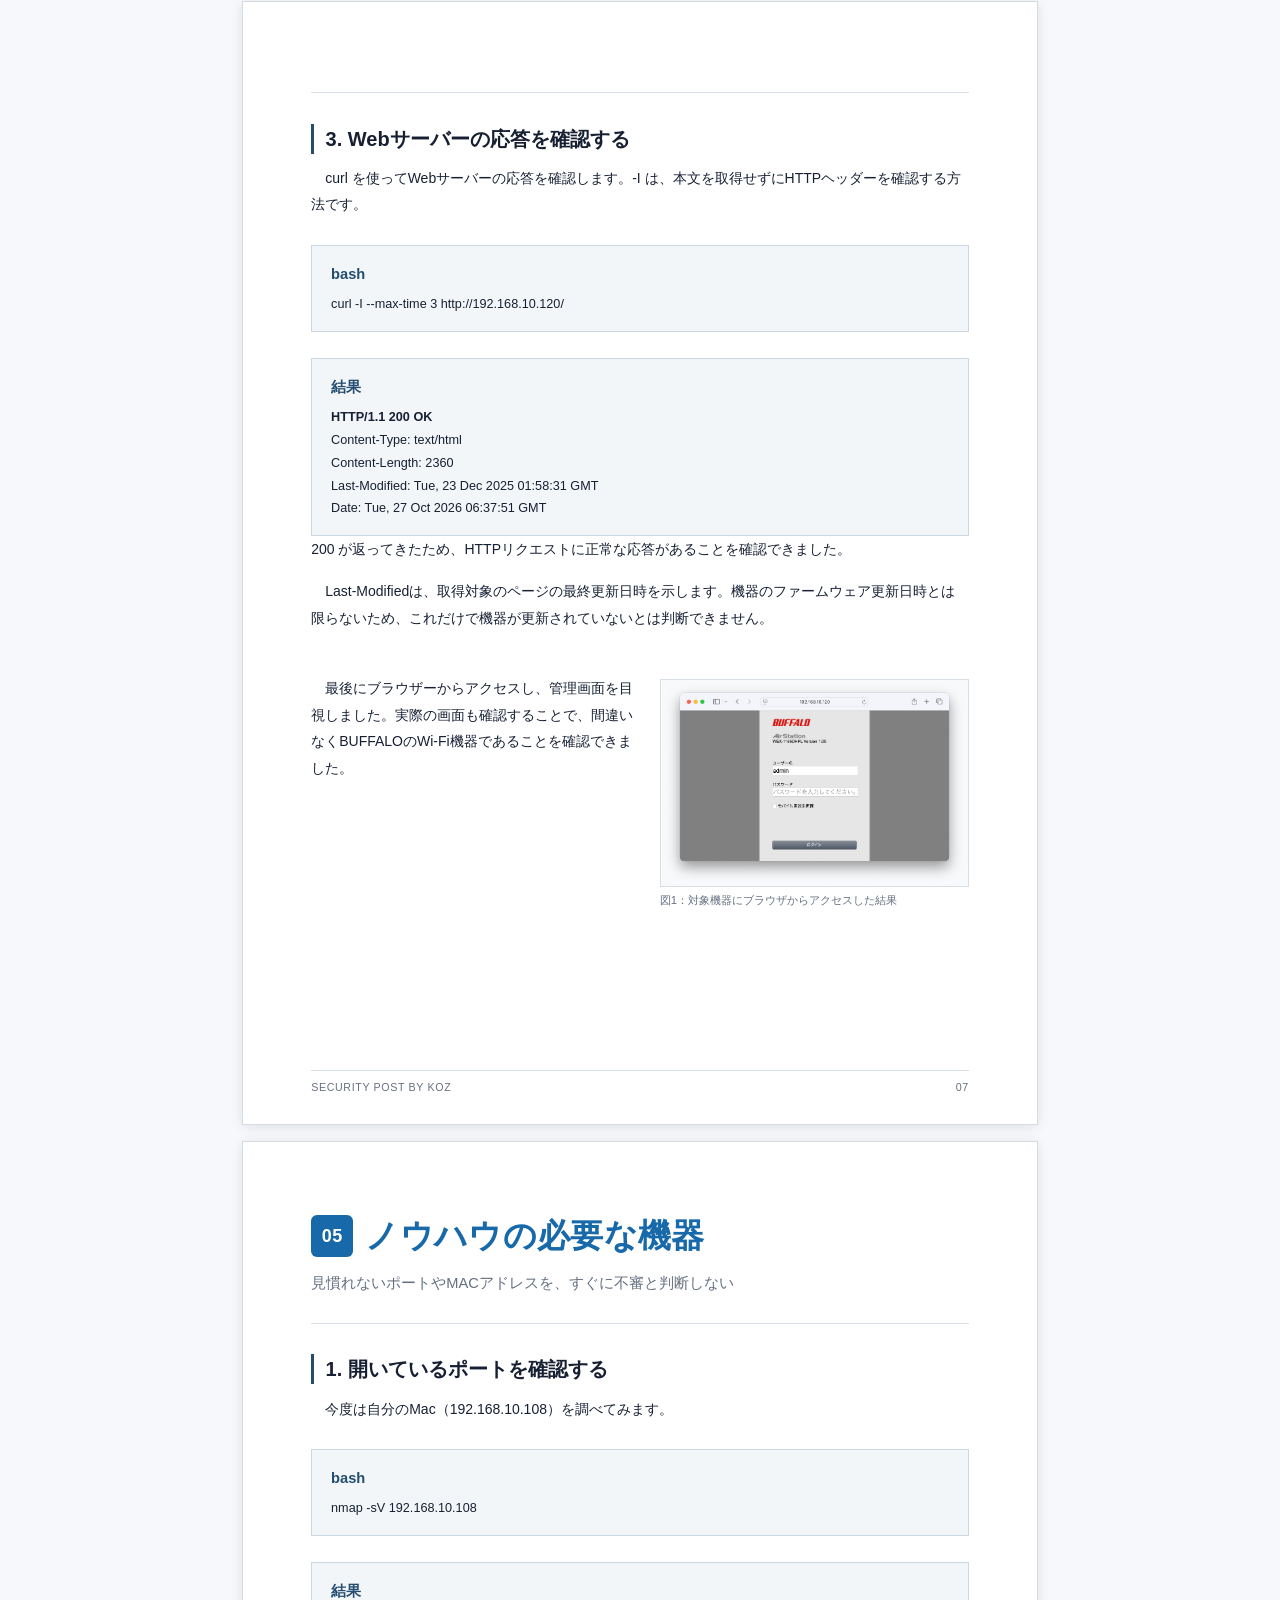
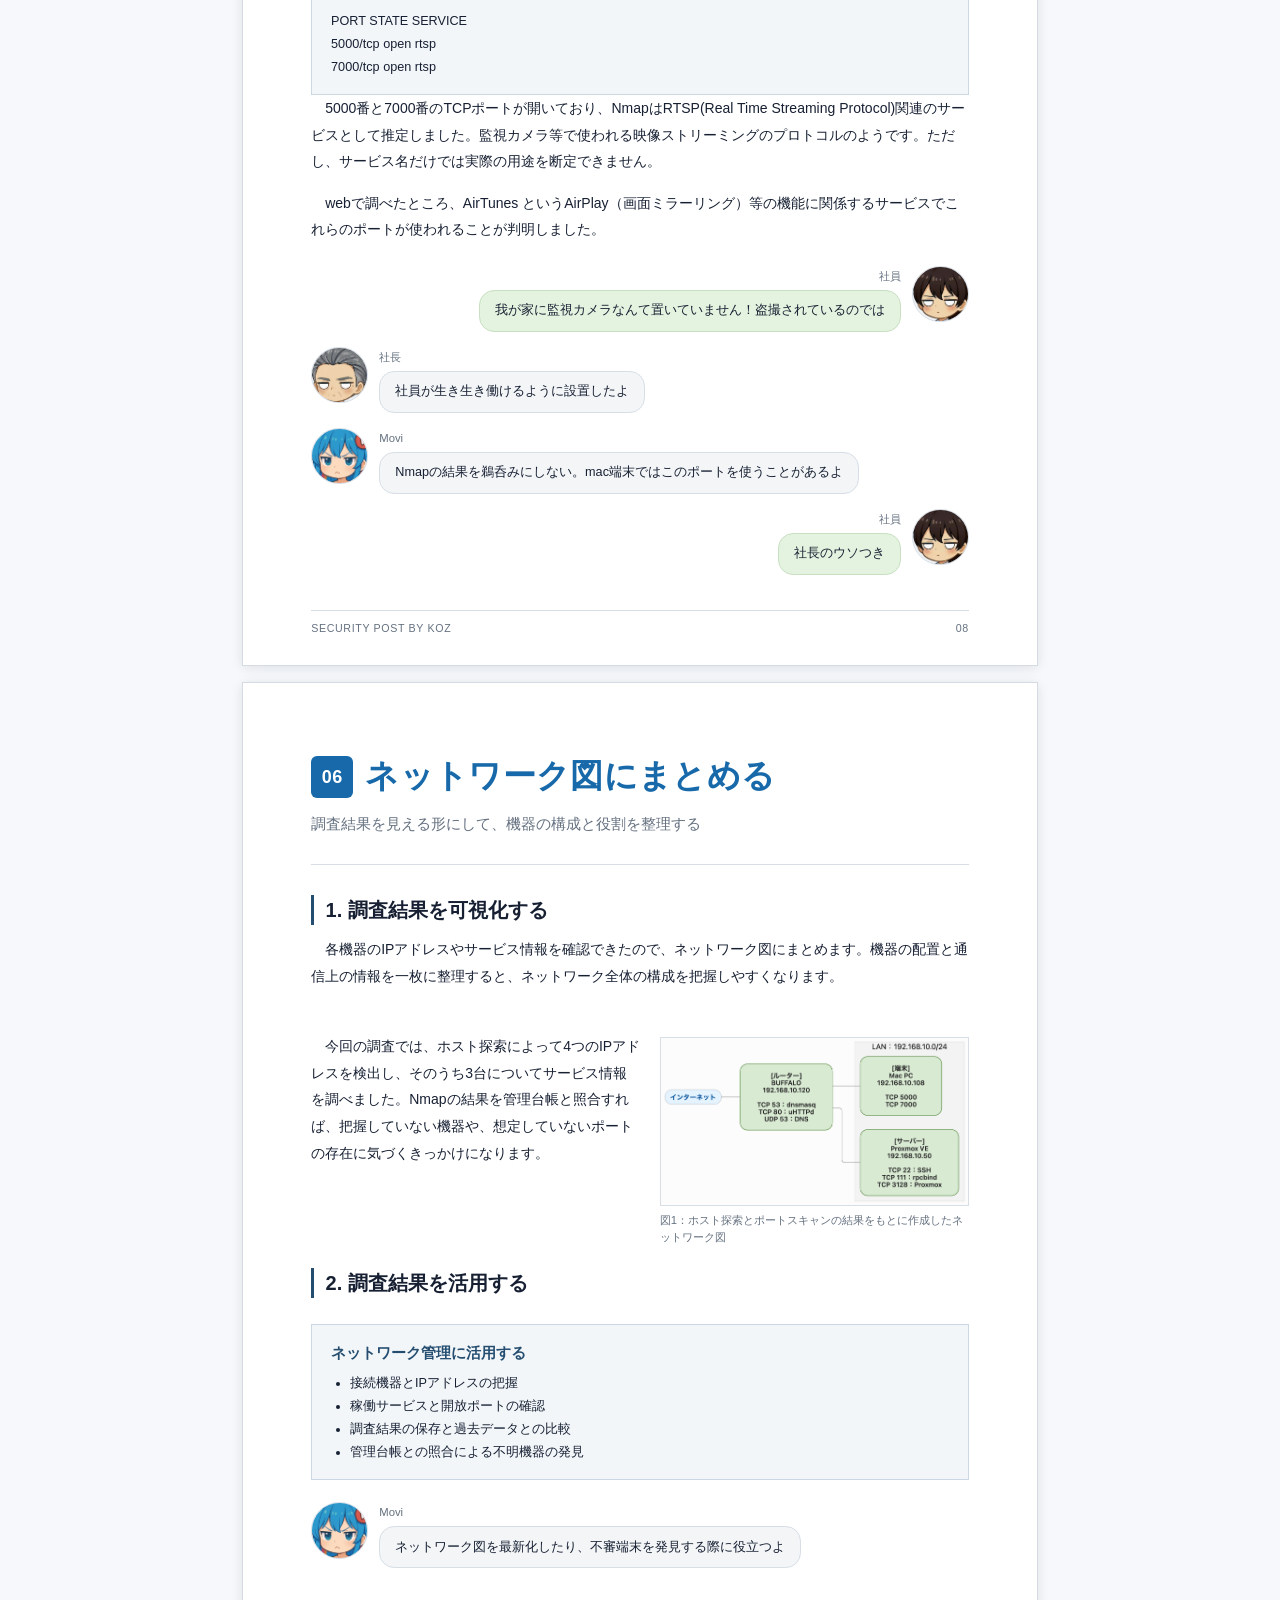
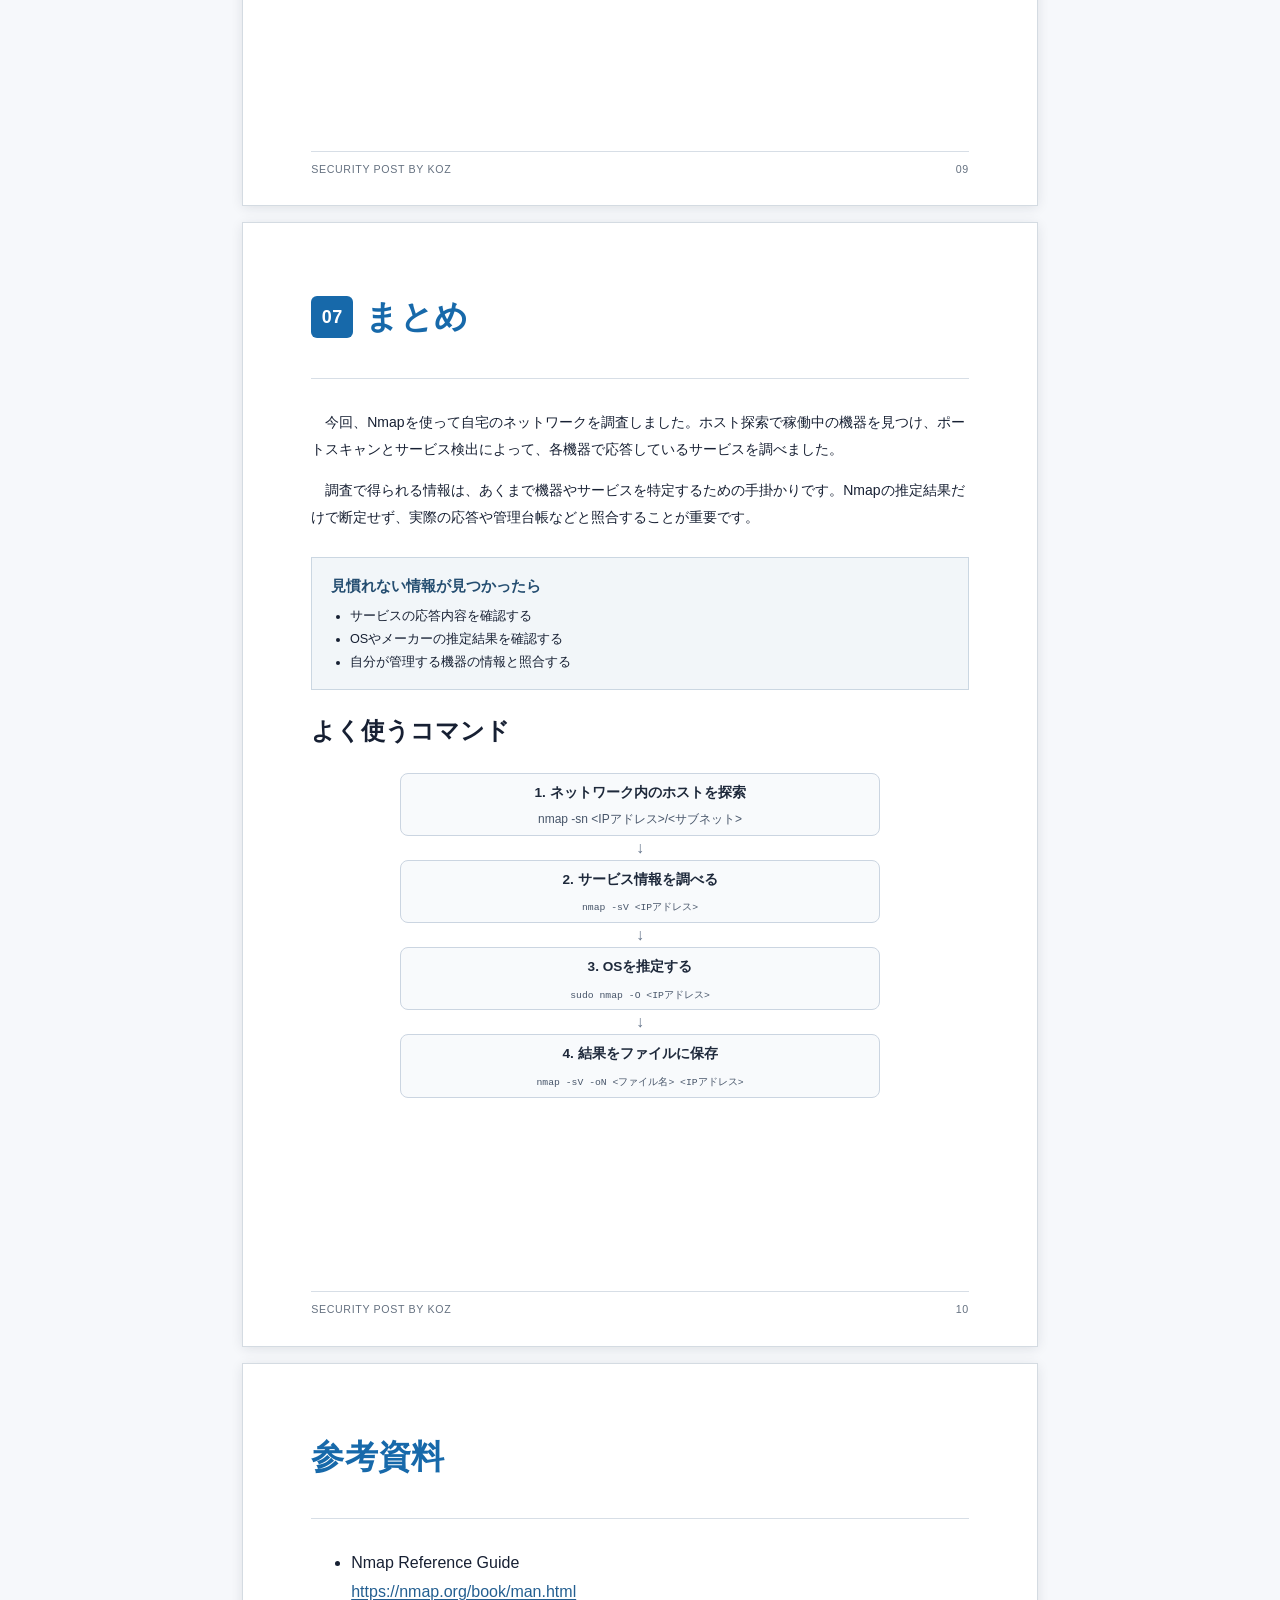
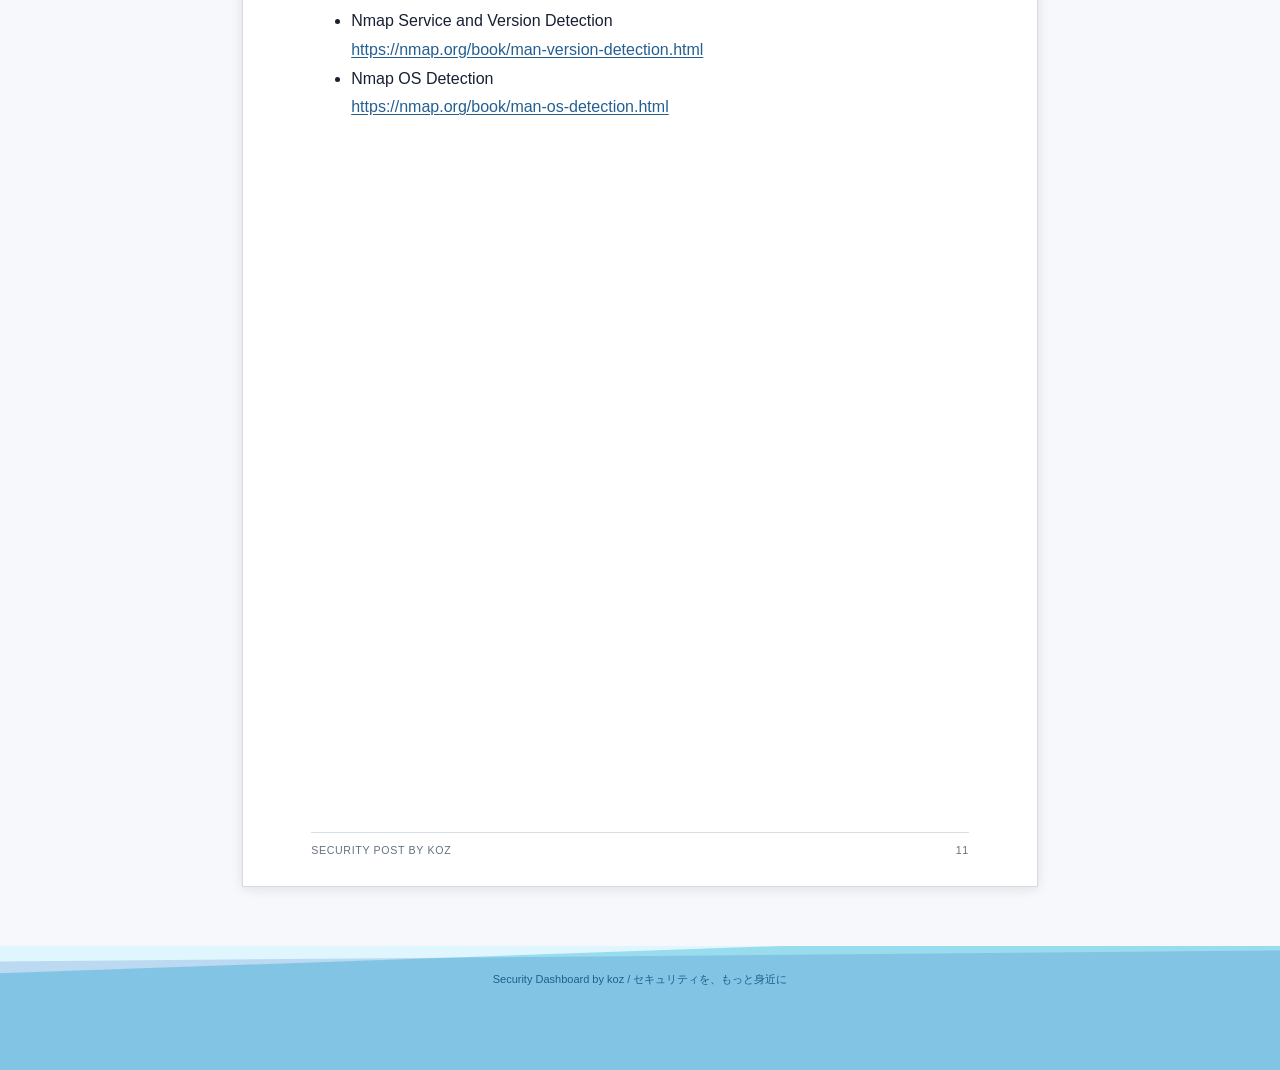
<file: article/nmap/index.html>
<!DOCTYPE html>
<html lang="ja">
<head>
    <meta charset="UTF-8">
    <meta name="viewport" content="width=device-width, initial-scale=1.0">
    <title>Security Post by koz</title>
    <link rel="stylesheet" href="../../css/post.css">
    <link rel="stylesheet" href="../../css/style.css">
</head>

<body>
    <main class="book">

<!-- 表紙 -->

    <article class="page cover-page">
            <header class="cover-header">
                <p class="cover-label">SECURITY POST</p>
                <div class="cover-line"></div>
                <h1>Nmap</h1>
                <p class="cover-title">ネットワーク調査(mac編)</p>
                <p class="cover-description">
                    ツールを使ったネットワーク構成の調査
                </p>
                <div class="cover-bottom">
                    <span>SECURITY POST BY KOZ</span>
                    <span>Last update: 2026/10/28</span>
                </div>
            </header>
        </article>

<!-- 1ページ目 -->

        <article class="page">
            <header class="page-header">
                <h1><span class="chapter-number">01</span>Nmapでネットワーク調査</h1>
                <p class="lead">自宅の環境でNmapを動かしてみよう</p>
            </header>

            <section class="article-section">
                <h2>ネットワークの中を見てみよう</h2>
                <p>
                    　自宅のネットワークには、PC、ルーター、IoT等のさまざまな機器が接続されています。今回は、ネットワーク調査ツールのNmapを使って、自宅のネットワークを調査します。ホスト探索からポートスキャン、サービスの特定までを実践し、最後にネットワーク図にまとめます。
                </p>
                <aside class="note-box">
                    <h3>今回の調査環境</h3>
                    <ul>
                        <li>調査端末：macOS</li>
                        <li>ネットワーク：192.168.10.0/24</li>
                        <li>調査対象：自分が管理する自宅ネットワーク</li>
                    </ul>
                </aside>
            </section>

            <section class="conversation">

                <div class="chat-row chat-left">
                    <div class="avatar">
                        <img src="../../asset/movi_face1.png" alt="">
                    </div>
                    <div class="chat-content">
                        <p class="character-name">Movi</p>
                        <div class="bubble">
                            まずは、自宅のネットワークに何台の機器がいるのか調べてみよう！
                        </div>
                    </div>
                </div>

                <div class="chat-row chat-left">
                    <div class="avatar">
                        <img src="../../asset/ceo_face1.png" alt="">
                    </div>
                    <div class="chat-content">
                        <p class="character-name">社長</p>
                        <div class="bubble">
                            君の家は殺伐としているから何も出なそうだね
                        </div>
                    </div>
                </div>

                <div class="chat-row chat-right">
                    <div class="chat-content">
                        <p class="character-name">社員</p>
                        <div class="bubble">
                            シンプルな暮らしが良いのです
                        </div>
                    </div>
                    <div class="avatar">
                        <img src="../../asset/employee_face1.png" alt="">
                    </div>
                </div>
            </section>

            <footer class="page-footer">
                <span>SECURITY POST BY KOZ</span>
                <span>01</span>
            </footer>
        </article>

<!-- 2ページ目 -->

        <article class="page">
            <header class="page-header">
                <h1><span class="chapter-number">02</span>ホストを探索する</h1>
                <p class="lead">ネットワークの範囲を確認し、稼働している機器を探す</p>
            </header>

            <section class="article-section">
                <h2>1. Nmapをインストールする</h2>
                <p>
                    　Nmapは、ネットワーク上のホスト探索やポートスキャン、サービスの特定などに利用できるツールです。MacではHomebrewを使ってインストールできます。
                </p>
                <aside class="note-box">
                    <h3>bash</h3>
                    brew install nmap
                </aside>
                <br>

                <h2>2. 自分のネットワークを確認する</h2>
                <p>
                    　最初に、自分のMacに設定されているIPアドレスとサブネットマスクを確認します。
                </p>
                <aside class="note-box">
                    <h3>bash</h3>
                    ifconfig en0 | grep netmask
                </aside>
                <aside class="note-box">
                    <h3>結果</h3>
                    inet 192.168.10.108<br>
                    netmask 0xffffff00<br>
                    broadcast 192.168.10.255
                </aside>

                <aside class="note-box">
                    <h3>確認できたネットワーク情報</h3>
                    <ul>
                        <li>自分のIPアドレス：192.168.10.108</li>
                        <li>サブネットマスク：255.255.255.0</li>
                        <li>ネットワーク：192.168.10.0/24</li>
                        <li>ブロードキャスト：192.168.10.255</li>
                    </ul>
                </aside>

                <p>
                    　サブネットマスクの <code>0xffffff00</code> は、10進数では <code>255.255.255.0</code> です。今回は、このネットワーク内のIPアドレスを調査します。
                </p>
                </div>
            </section>

            <footer class="page-footer">
                <span>SECURITY POST BY KOZ</span>
                <span>02</span>
            </footer>
        </article>



<!-- 3ページ目 -->

        <article class="page">
            <header class="page-header">
            </header>

            <section class="article-section">

                <h2>3. ホスト探索を実行する</h2>
                <aside class="note-box">
                    <h3>bash</h3>
                    nmap -sn 192.168.10.0/24
                </aside>

                <p>
                    　-sn は、ポートスキャンを行わずにホストの稼働状況を調べるオプションです。
                </p>
                <p>
                    　実行すると、約22秒で次の4つのIPアドレスが検出されました。
                </p>

                <aside class="note-box">
                    <h3>実行結果</h3>
                    <b>Nmap scan report for aterm.me (192.168.10.1)</b><br>
                    Host is up (0.017s latency).<br>
                    <b>Nmap scan report for 192.168.10.50</b><br>
                    Host is up (0.0052s latency).<br>
                    <b>Nmap scan report for 192.168.10.108</b><br>
                    Host is up (0.00070s latency).<br>
                    <b>Nmap scan report for 192.168.10.120</b><br>
                    Host is up (0.0032s latency).<br>
                    Nmap done: 256 IP addresses (4 hosts up) scanned in 21.75 seconds
                </aside>
                
            </section>

            <section class="conversation">

                <div class="chat-row chat-right">
                    <div class="chat-content">
                        <p class="character-name">社員</p>
                        <div class="bubble">
                            端末の有無を調べるだけならpingでも良いのではありませんか？
                        </div>
                    </div>
                    <div class="avatar">
                        <img src="../../asset/employee_face1.png" alt="">
                    </div>
                </div>

                <div class="chat-row chat-left">
                    <div class="avatar">
                        <img src="../../asset/movi_face1.png" alt="">
                    </div>
                    <div class="chat-content">
                        <p class="character-name">Movi</p>
                        <div class="bubble">
                            次のようなプログラムで調査できるけど、少なくとも4分は待つことになるね
                        </div>
                    </div>
                </div>
            </section>

            <section class="article-section">

                <aside class="note-box">
                    <h3>bash</h3>
                    for i in {1..254}; do<br>
                    　ping -c 1 -W 1000 192.168.10.$i<br>
                    done
                </aside>
                
                <p>
                    pingオプション-c：pingを飛ばす回数<br>
                    pingオプション-W：応答を待つ時間。数値を下げすぎると応答前に不稼働だと誤判定する<br>
                    この処理ではpingを255台分繰り返すので、少なくとも255秒（約4分）掛かってしまいます
                </p>

            <footer class="page-footer">
                <span>SECURITY POST BY KOZ</span>
                <span>03</span>
            </footer>
        </article>

<!-- 4ページ目 -->

        <article class="page">
            <header class="page-header">
                <h1><span class="chapter-number">03</span>ポートスキャンで調べる</h1>
                <p class="lead">開いているポートから、機器が提供するサービスを把握する</p>
            </header>

            <section class="article-section">
                <h2>1. 開いているポートを確認する</h2>
                <p>
                    　ホストが見つかったら、次はどのようなサービスが稼働しているのか調べます。今回はProxmox VE（オープンソースのサーバー仮想化プラットフォーム）が稼働している 192.168.10.50 を対象にします。
                </p>
                
                <aside class="note-box">
                    <h3>bash</h3>
                    nmap -sV 192.168.10.50
                </aside>

                <aside class="note-box">
                    <h3>結果</h3>
                    PORT     STATE SERVICE VERSION<br>
                    <b>22/tcp</b>   open  ssh     OpenSSH 10.0p2 Debian 7 (protocol 2.0)<br>
                    <b>111/tcp</b>  open  rpcbind 2-4 (RPC #100000)<br>
                    <b>3128/tcp</b> open  http    <b>Proxmox Virtual Environment REST API 3.0</b>
                </aside>

                <p>
                    　対象機器は、ポート22番、111番、3128番がopenであることがわかりました。また、3128番ポートではProxmoxに関連するサービスを示す情報が得られました。
                </p>
                <aside class="note-box">
                    <h3>（参考）Proxmox VEで使われるポート</h3>
                    TCP 3128：proxmox関連サービス。仮想マシンの画面へのリモート接続を中継する
                </aside>
                <br>

                <h2>2. （参考）結果をファイルに保存する</h2>
                <aside class="note-box">
                    <h3>bash</h3>
                    nmap -sV -oN scan.txt 192.168.10.50
                </aside>
                <p>
                    　-oN を指定すると結果をファイルに保存できます。この例では、実行したディレクトリに scan.txt が生成されます。同じ条件で定期的に調査し、以前の結果と比較すれば、新しく開いたポートやサービスの変化に気づく手掛かりになります。
                </p>
            </section>


            <footer class="page-footer">
                <span>SECURITY POST BY KOZ</span>
                <span>04</span>
            </footer>
        </article>

<!-- 5ページ目 -->

        <article class="page">
            <header class="page-header">
                <h1><span class="chapter-number">04</span>ネットワーク機器を特定する</h1>
                <p class="lead">サービス、OS、メーカー情報を組み合わせて機器の正体を探る</p>
            </header>

            <section class="article-section">
                <h2>1. もう1台の機器 192.168.10.120を調べる</h2>
                <p>
                    　次に、もう1台の機器 192.168.10.120 を調べます。
                </p>
                <aside class="note-box">
                    <h3>bash</h3>
                    nmap -sV 192.168.10.120
                </aside>
                <aside class="note-box">
                    <h3>結果</h3>
                    PORT   STATE SERVICE VERSION<br>
                    <b>53/tcp</b> open  domain  dnsmasq 2.73<br>
                    <b>80/tcp</b> open  http    <b>OpenWrt</b> uHTTPd
                </aside>

                <p>
                    　53番ポートではdnsmasq、80番ポートではOpenWrtのuHTTPdが検出されました。dnsmasqはDNSなどの機能を提供するソフトウェア、uHTTPdはWebサーバーです。
                </p>
                <p>
                    　OpenWrtは、ルーターなどのネットワーク機器に使われるLinuxベースのOSです。ネットワーク機器である可能性が高そうです。
                </p>
            </section>

            <section class="conversation">
                <div class="chat-row chat-right">
                    <div class="chat-content">
                        <p class="character-name">社員</p>
                        <div class="bubble">
                            わかりました！これはルーターですね！
                        </div>
                    </div>
                    <div class="avatar">
                        <img src="../../asset/employee_face1.png" alt="">
                    </div>
                </div>

                <div class="chat-row chat-left">
                    <div class="avatar">
                        <img src="../../asset/ceo_face1.png" alt="">
                    </div>
                    <div class="chat-content">
                        <p class="character-name">社長</p>
                        <div class="bubble">
                            君の家のルーターはどのメーカーのもの？<br>
                            それ本当に君のもの？
                        </div>
                    </div>
                </div>

                <div class="chat-row chat-right">
                    <div class="chat-content">
                        <p class="character-name">社員</p>
                        <div class="bubble">
                            多分、我が家のバッファロー製品だと思います・・・
                        </div>
                    </div>
                    <div class="avatar">
                        <img src="../../asset/employee_face1.png" alt="">
                    </div>
                </div>

                <div class="chat-row chat-left">
                    <div class="avatar">
                        <img src="../../asset/movi_face1.png" alt="">
                    </div>
                    <div class="chat-content">
                        <p class="character-name">Movi</p>
                        <div class="bubble">
                            思い込みは危険。もう少し詳細を確認してみよう
                        </div>
                    </div>
                </div>
            </section>

            <footer class="page-footer">
                <span>SECURITY POST BY KOZ</span>
                <span>05</span>
            </footer>
        </article>

<!-- 6ページ目 -->

        <article class="page">
            <header class="page-header">
            </header>

            <section class="article-section">

                <h2>2. OSやメーカーを推定する</h2>
                <aside class="note-box">
                    <h3>bash</h3>
                    sudo nmap -sV -O 192.168.10.120
                </aside>

                <p>
                    　-O は、ネットワーク応答などをもとにOSを推定するオプションです。
                </p>
                <aside class="note-box">
                    <h3>結果</h3>
                    PORT   STATE SERVICE VERSION
                    53/tcp open  domain  dnsmasq 2.73<br>
                    80/tcp open  http    OpenWrt uHTTPd<br>
                    <b>MAC Address: F8:94:97:XX:XX:XX (BUFFALO.INC)</b><br>
                    <b>Device type: WAP</b><br>
                    Running: Linux 3.X<br>
                    OS CPE: cpe:/o:linux:linux_kernel:3.10<br>
                    OS details: OpenWrt Barrier Breaker (Linux 3.10)<br>
                    Network Distance: 1 hop<br>
                    Service Info: OS: Linux; Device: WAP; CPE: cpe:/o:linux:linux_kernel
                </aside>
                <p>
                    　結果には、BUFFALOのMACアドレス情報や、Wireless Access Point（WAP）という機器種別、Linux系OSの推定情報が含まれていました。
                </p>
                <p>
                    　MACアドレスの先頭部分は、メーカーを推定する手掛かりになります。ただし、近年はランダムMACアドレスやローカル管理アドレスが使われている場合があり、この情報だけでメーカーを断定できないこともあります。
                </p>
            </section>

            <footer class="page-footer">
                <span>SECURITY POST BY KOZ</span>
                <span>06</span>
            </footer>
        </article>

<!-- 7ページ目 -->

        <article class="page">
            <header class="page-header">
            </header>

            <section class="article-section">

                <h2>3. Webサーバーの応答を確認する</h2>
                <p>
                    　curl を使ってWebサーバーの応答を確認します。-I は、本文を取得せずにHTTPヘッダーを確認する方法です。
                </p>

                <aside class="note-box">
                    <h3>bash</h3>
                    curl -I --max-time 3 http://192.168.10.120/
                </aside>

                <aside class="note-box">
                    <h3>結果</h3>
                    <b>HTTP/1.1 200 OK</b><br>
                    Content-Type: text/html<br>
                    Content-Length: 2360<br>
                    Last-Modified: Tue, 23 Dec 2025 01:58:31 GMT<br>
                    Date: Tue, 27 Oct 2026 06:37:51 GMT
                </aside>

                <p>
                    200 が返ってきたため、HTTPリクエストに正常な応答があることを確認できました。
                </p>
                <p>
                    　Last-Modifiedは、取得対象のページの最終更新日時を示します。機器のファームウェア更新日時とは限らないため、これだけで機器が更新されていないとは判断できません。
                </p>
                <br>

                <figure class="article-image image-right">
                    <img src="./image.png" alt="対象機器にブラウザからアクセスした結果">
                    <figcaption>図1：対象機器にブラウザからアクセスした結果</figcaption>
                </figure>

                <p>
                    　最後にブラウザーからアクセスし、管理画面を目視しました。実際の画面も確認することで、間違いなくBUFFALOのWi-Fi機器であることを確認できました。
                </p>
            </section>

            <footer class="page-footer">
                <span>SECURITY POST BY KOZ</span>
                <span>07</span>
            </footer>
        </article>

<!-- 8ページ目 -->

        <article class="page">
            <header class="page-header">
                <h1><span class="chapter-number">05</span>ノウハウの必要な機器</h1>
                <p class="lead">見慣れないポートやMACアドレスを、すぐに不審と判断しない</p>
            </header>

            <section class="article-section">
                <h2>1. 開いているポートを確認する</h2>
                <p>
                    　今度は自分のMac（192.168.10.108）を調べてみます。
                </p>

                <aside class="note-box">
                    <h3>bash</h3>
                    nmap -sV 192.168.10.108
                </aside>

                <aside class="note-box">
                    <h3>結果</h3>
                    PORT     STATE SERVICE<br>
                    5000/tcp open  rtsp<br>
                    7000/tcp open  rtsp
                </aside>

                <p>
                    　5000番と7000番のTCPポートが開いており、NmapはRTSP(Real Time Streaming Protocol)関連のサービスとして推定しました。監視カメラ等で使われる映像ストリーミングのプロトコルのようです。ただし、サービス名だけでは実際の用途を断定できません。
                </p>
                <p>
                    　webで調べたところ、AirTunes というAirPlay（画面ミラーリング）等の機能に関係するサービスでこれらのポートが使われることが判明しました。
                </p>
            </section>


            <section class="conversation">
                <div class="chat-row chat-right">
                    <div class="chat-content">
                        <p class="character-name">社員</p>
                        <div class="bubble">
                            我が家に監視カメラなんて置いていません！盗撮されているのでは
                        </div>
                    </div>
                    <div class="avatar">
                        <img src="../../asset/employee_face1.png" alt="">
                    </div>
                </div>

                <div class="chat-row chat-left">
                    <div class="avatar">
                        <img src="../../asset/ceo_face1.png" alt="">
                    </div>
                    <div class="chat-content">
                        <p class="character-name">社長</p>
                        <div class="bubble">
                            社員が生き生き働けるように設置したよ
                        </div>
                    </div>
                </div>

                <div class="chat-row chat-left">
                    <div class="avatar">
                        <img src="../../asset/movi_face1.png" alt="">
                    </div>
                    <div class="chat-content">
                        <p class="character-name">Movi</p>
                        <div class="bubble">
                            Nmapの結果を鵜呑みにしない。mac端末ではこのポートを使うことがあるよ
                        </div>
                    </div>
                </div>


                <div class="chat-row chat-right">
                    <div class="chat-content">
                        <p class="character-name">社員</p>
                        <div class="bubble">
                            社長のウソつき
                        </div>
                    </div>
                    <div class="avatar">
                        <img src="../../asset/employee_face1.png" alt="">
                    </div>
                </div>

            </section>

            <footer class="page-footer">
                <span>SECURITY POST BY KOZ</span>
                <span>08</span>
            </footer>
        </article>

<!-- 9ページ目 -->

        <article class="page">
            <header class="page-header">
                <h1><span class="chapter-number">06</span>ネットワーク図にまとめる</h1>
                <p class="lead">調査結果を見える形にして、機器の構成と役割を整理する</p>
            </header>

            <section class="article-section">
                <h2>1. 調査結果を可視化する</h2>
                <p>
                    　各機器のIPアドレスやサービス情報を確認できたので、ネットワーク図にまとめます。機器の配置と通信上の情報を一枚に整理すると、ネットワーク全体の構成を把握しやすくなります。
                </p>
                <br>

                <figure class="article-image image-right">
                    <img src="./NW.png" alt="Nmapで調査した自宅ネットワークの構成図">
                    <figcaption>図1：ホスト探索とポートスキャンの結果をもとに作成したネットワーク図</figcaption>
                </figure>

                <p>
                    　今回の調査では、ホスト探索によって4つのIPアドレスを検出し、そのうち3台についてサービス情報を調べました。Nmapの結果を管理台帳と照合すれば、把握していない機器や、想定していないポートの存在に気づくきっかけになります。
                </p>
                <br><br><br>

                <h2>2. 調査結果を活用する</h2>

                <aside class="note-box">
                    <h3>ネットワーク管理に活用する</h3>
                    <ul>
                        <li>接続機器とIPアドレスの把握</li>
                        <li>稼働サービスと開放ポートの確認</li>
                        <li>調査結果の保存と過去データとの比較</li>
                        <li>管理台帳との照合による不明機器の発見</li>
                    </ul>
                </aside>
            </section>

            <section class="conversation">
                <div class="chat-row chat-left">
                    <div class="avatar">
                        <img src="../../asset/movi_face1.png" alt="">
                    </div>
                    <div class="chat-content">
                        <p class="character-name">Movi</p>
                        <div class="bubble">
                            ネットワーク図を最新化したり、不審端末を発見する際に役立つよ
                        </div>
                    </div>
                </div>
            </section>

            <footer class="page-footer">
                <span>SECURITY POST BY KOZ</span>
                <span>09</span>
            </footer>
        </article>

<!-- 10ページ目 -->

        <article class="page">
            <header class="page-header">
                <h1><span class="chapter-number">07</span>まとめ</h1>
            </header>

            <section class="article-section">
                <p>
                    　今回、Nmapを使って自宅のネットワークを調査しました。ホスト探索で稼働中の機器を見つけ、ポートスキャンとサービス検出によって、各機器で応答しているサービスを調べました。
                </p>
                <p>
                    　調査で得られる情報は、あくまで機器やサービスを特定するための手掛かりです。Nmapの推定結果だけで断定せず、実際の応答や管理台帳などと照合することが重要です。
                </p>


                <aside class="note-box">
                    <h3>見慣れない情報が見つかったら</h3>
                    <ul>
                        <li>サービスの応答内容を確認する</li>
                        <li>OSやメーカーの推定結果を確認する</li>
                        <li>自分が管理する機器の情報と照合する</li>
                    </ul>
                </aside>
            </section>

                <h2>よく使うコマンド</h2>
                <div class="flow">
                    <div class="flow-step">
                        <strong>1. ネットワーク内のホストを探索</strong>
                        <span>nmap -sn &lt;IPアドレス&gt;/&lt;サブネット&gt;</span>
                    </div>
                    <div class="flow-arrow">↓</div>
                    <div class="flow-step">
                        <strong>2. サービス情報を調べる</strong>
                        <span><code>nmap -sV &lt;IPアドレス&gt;</code></span>
                    </div>
                    <div class="flow-arrow">↓</div>
                    <div class="flow-step">
                        <strong>3. OSを推定する</strong>
                        <span><code>sudo nmap -O &lt;IPアドレス&gt;</code></span>
                    </div>
                    <div class="flow-arrow">↓</div>
                    <div class="flow-step">
                        <strong>4. 結果をファイルに保存</strong>
                        <span><code>nmap -sV -oN &lt;ファイル名&gt; &lt;IPアドレス&gt;</code></span>
                    </div>
                </div>
            </section>


            <footer class="page-footer">
                <span>SECURITY POST BY KOZ</span>
                <span>10</span>
            </footer>
        </article>

<!-- 11ページ目 -->

        <article class="page">
            <header class="page-header">
                <h1>参考資料</h1>
            </header>

            <section class="article-section">
                <ul>
                    <li>
                        Nmap Reference Guide<br>
                        <a href="https://nmap.org/book/man.html" target="_blank" rel="noopener noreferrer">https://nmap.org/book/man.html</a>
                    </li>
                    <li>
                        Nmap Service and Version Detection<br>
                        <a href="https://nmap.org/book/man-version-detection.html" target="_blank" rel="noopener noreferrer">https://nmap.org/book/man-version-detection.html</a>
                    </li>
                    <li>
                        Nmap OS Detection<br>
                        <a href="https://nmap.org/book/man-os-detection.html" target="_blank" rel="noopener noreferrer">https://nmap.org/book/man-os-detection.html</a>
                    </li>
                </ul>
            </section>

            <footer class="page-footer">
                <span>SECURITY POST BY KOZ</span>
                <span>11</span>
            </footer>
        </article>

    </main>

    <div id="bottom-nav"></div>
    <script src="../../js/menu.js"></script>
</body>
</html>
</file>
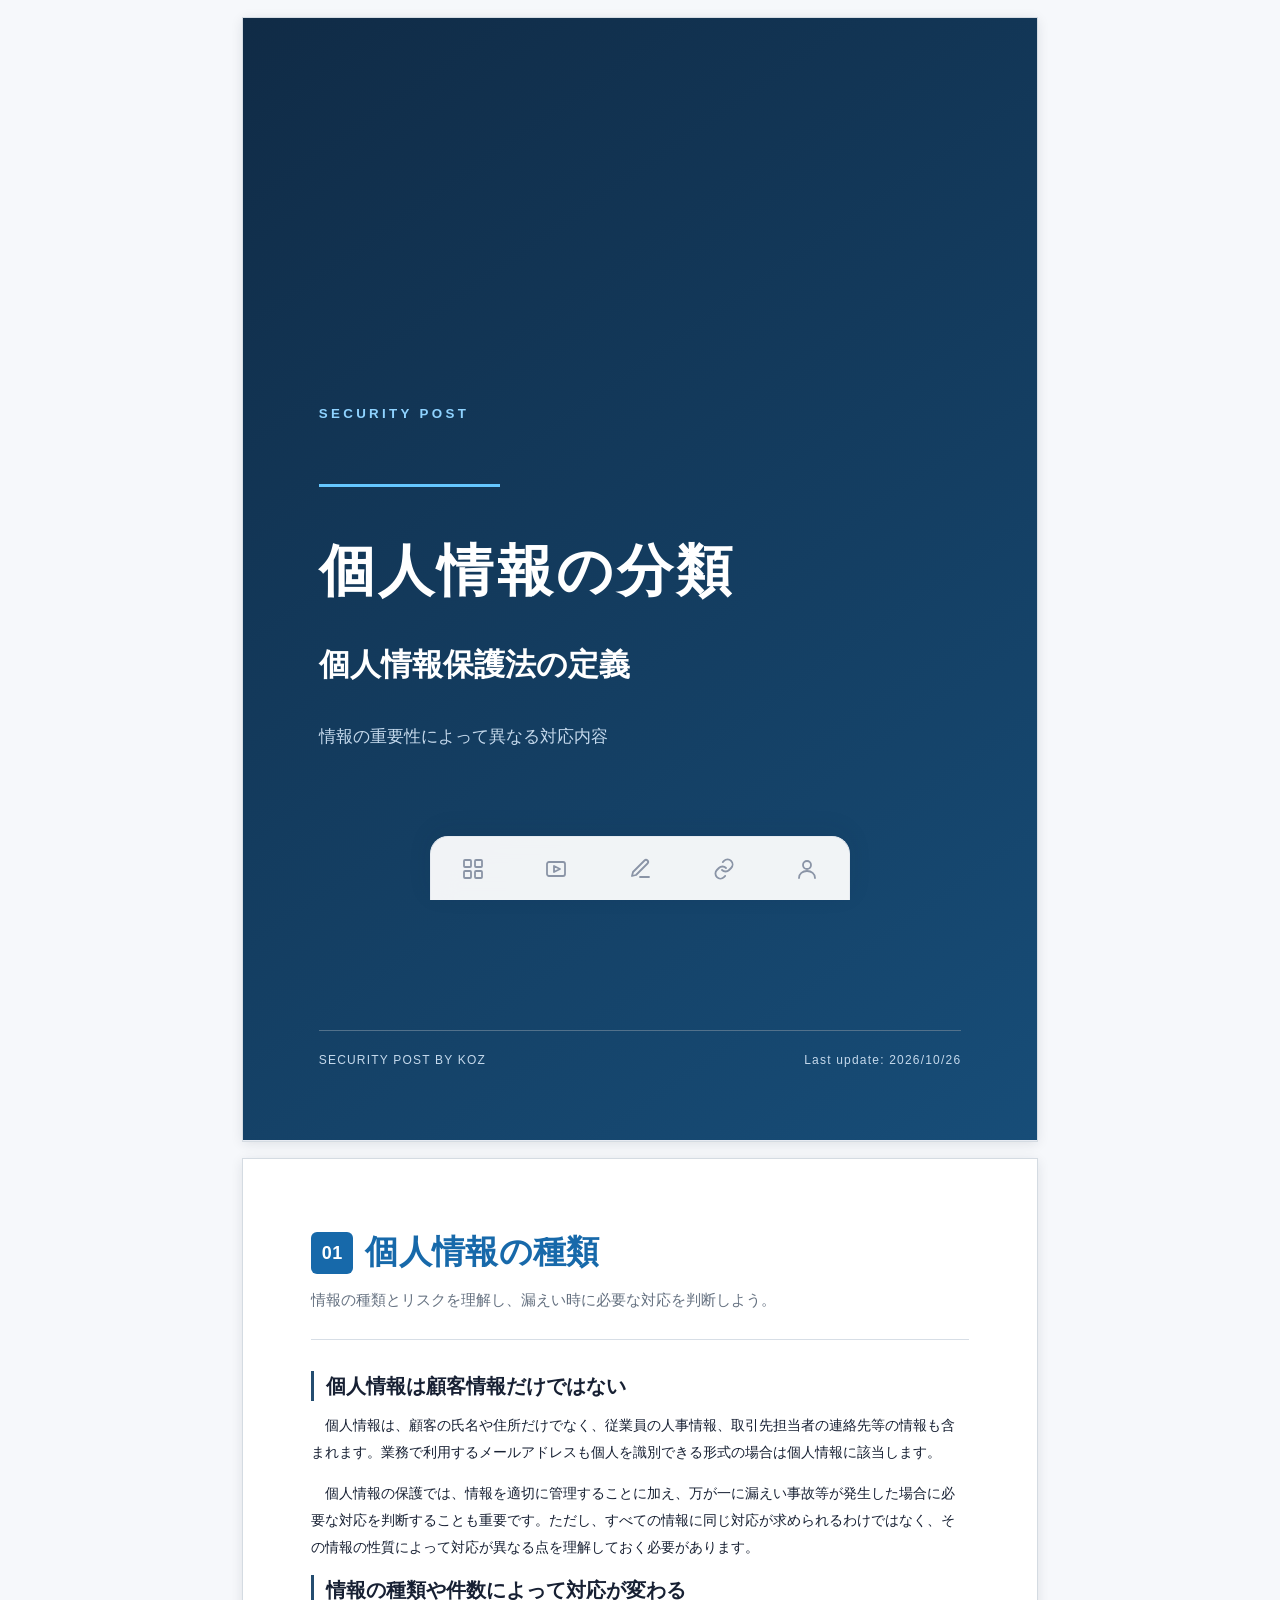
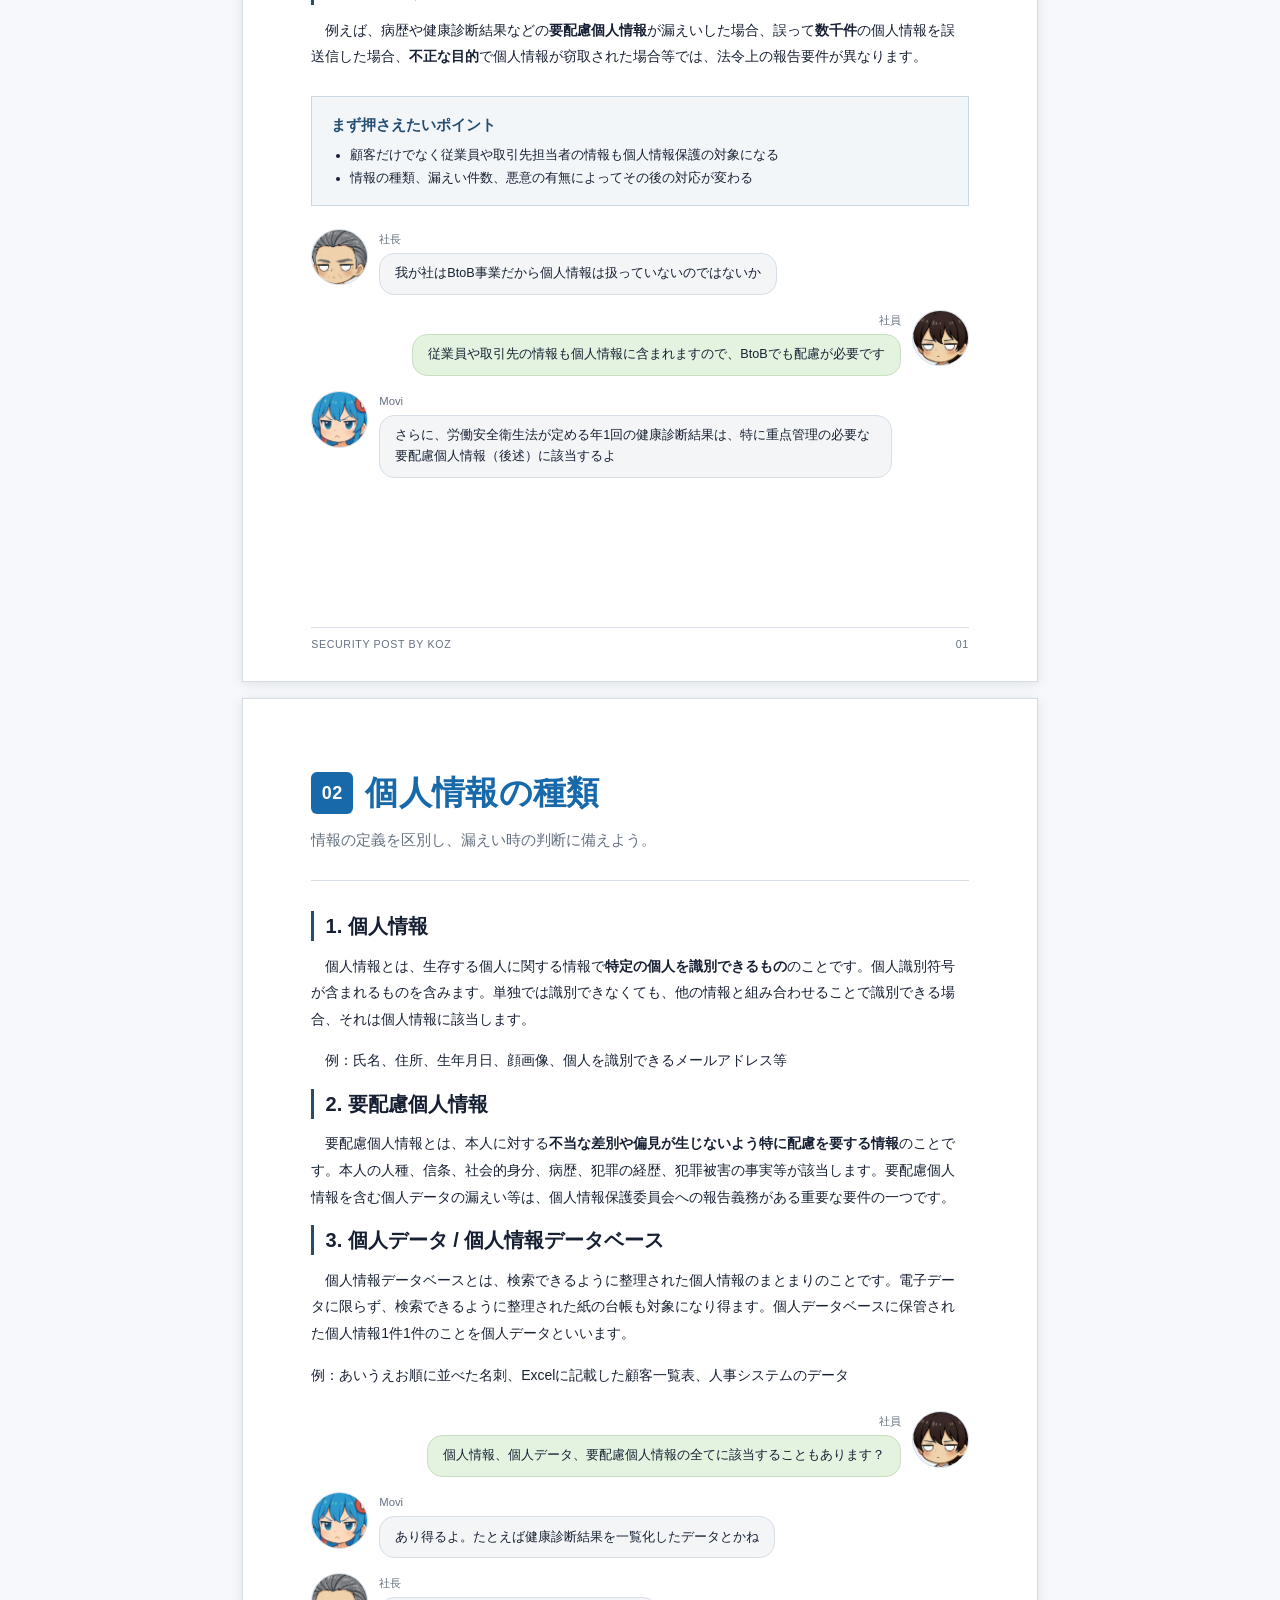
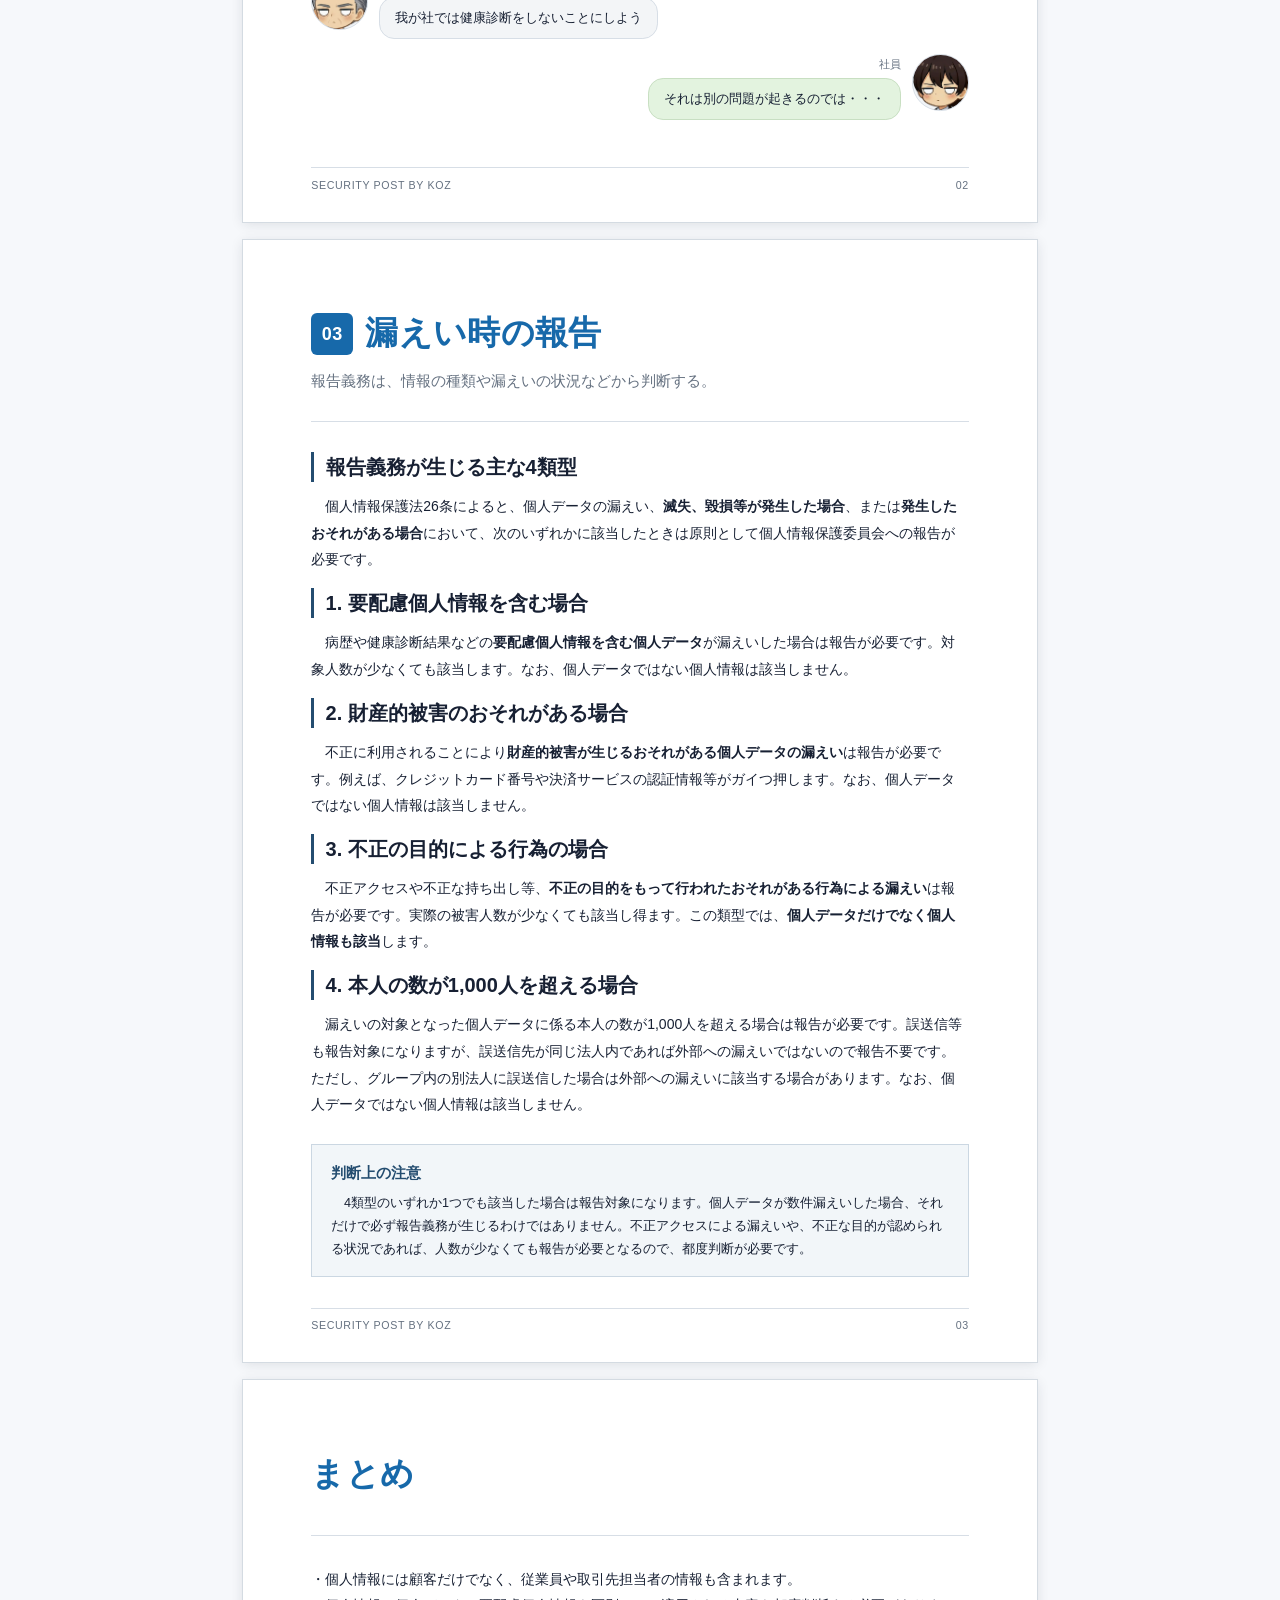
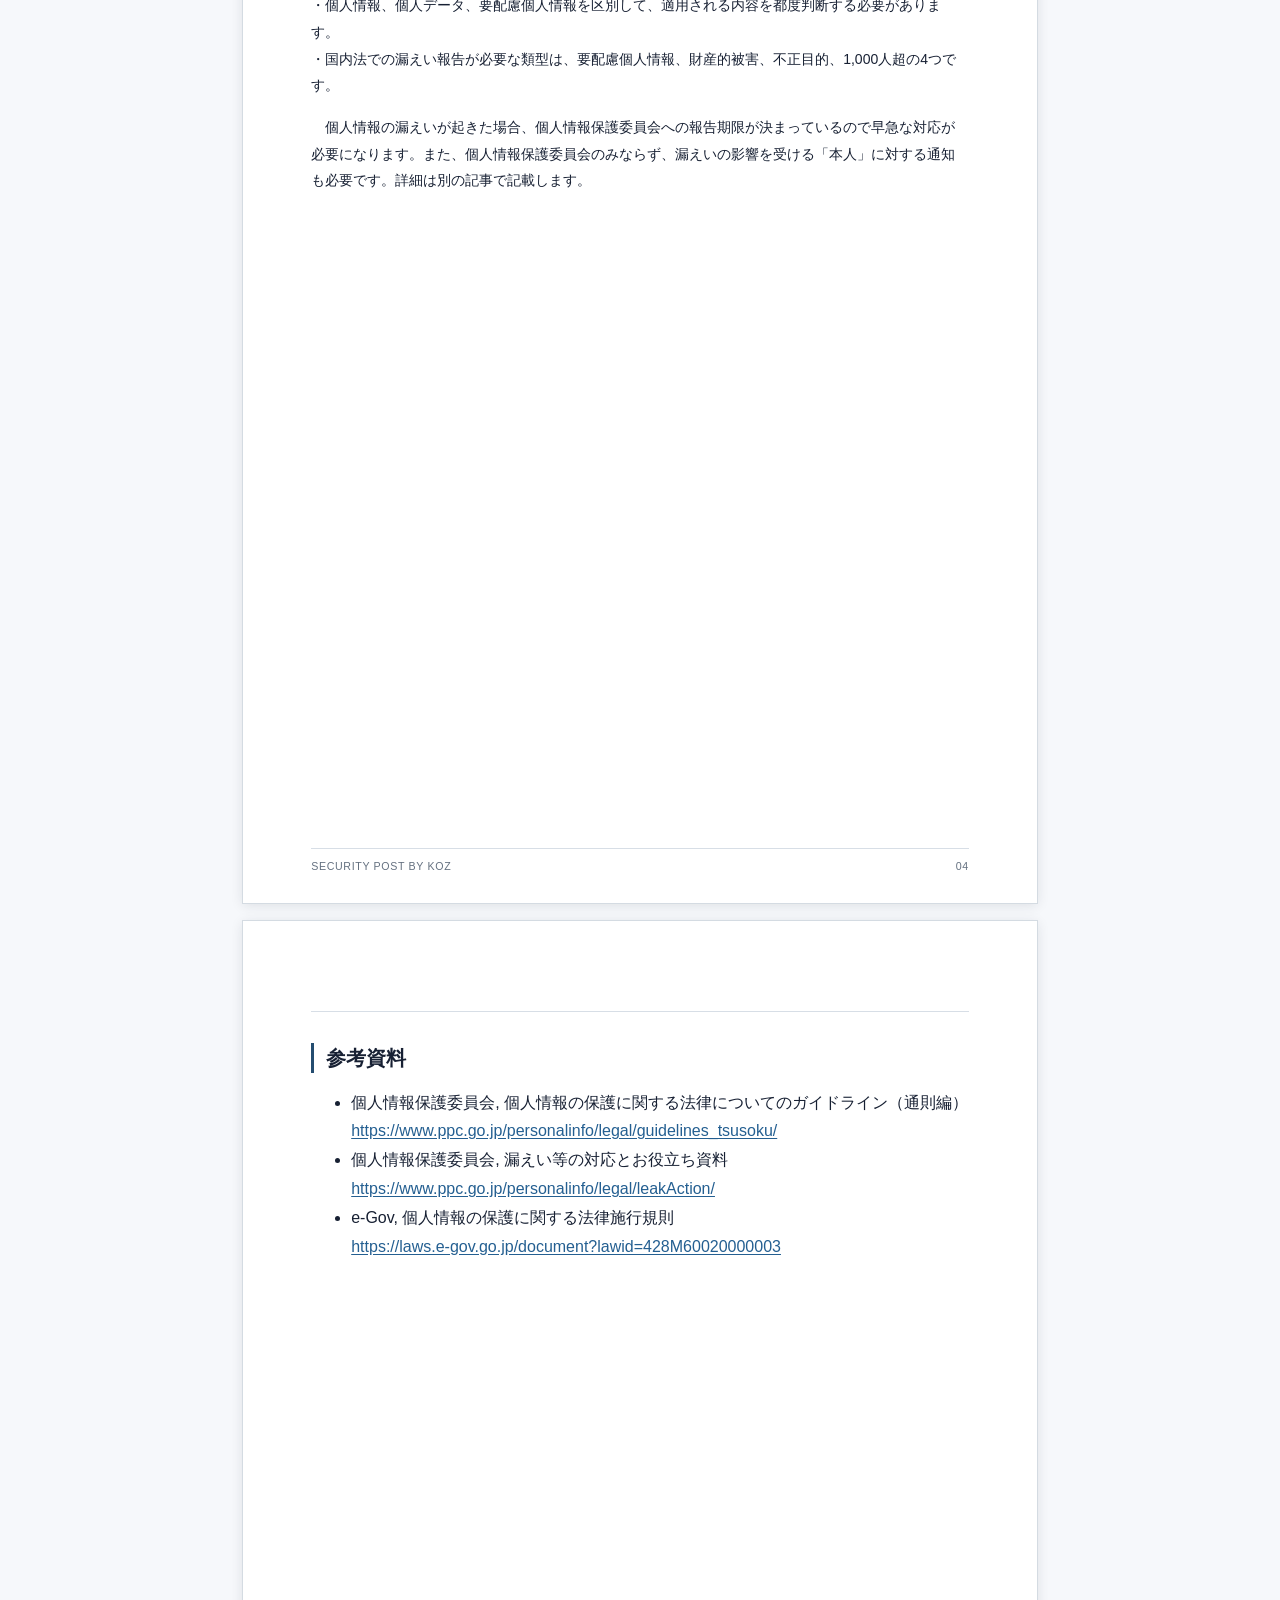
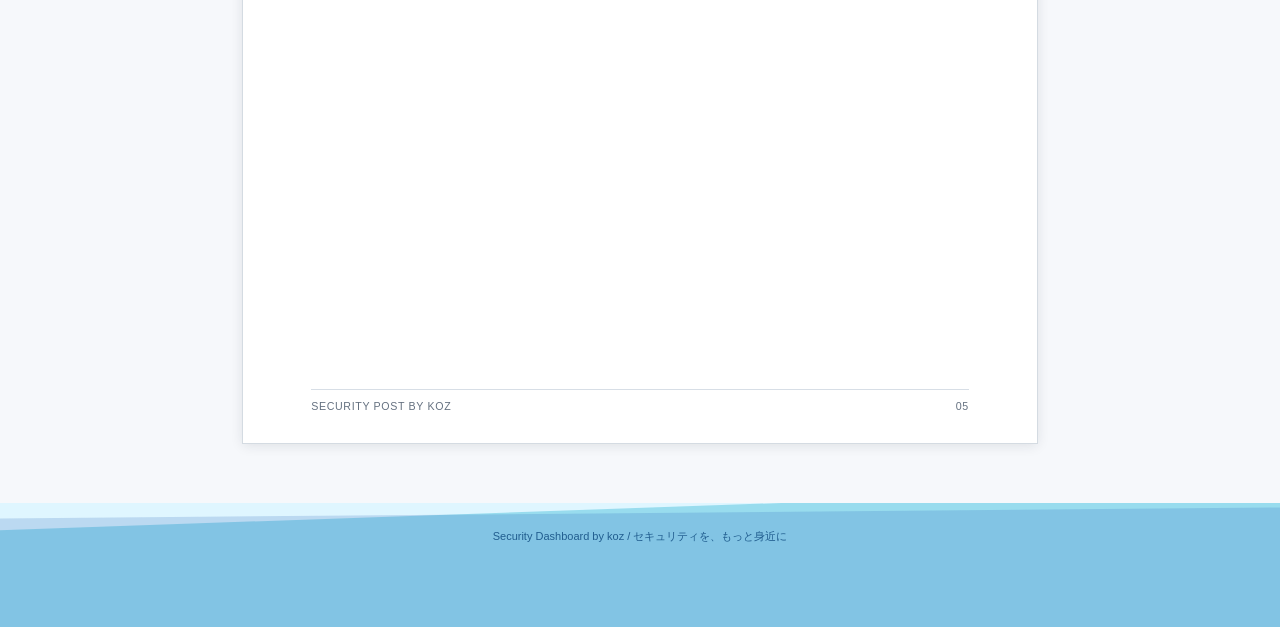
<file: article/PII_define/index.html>
<!DOCTYPE html>
<html lang="ja">
<head>
    <meta charset="UTF-8">
    <meta name="viewport" content="width=device-width, initial-scale=1.0">
    <title>Security Post by koz</title>
    <link rel="stylesheet" href="../../css/post.css">
    <link rel="stylesheet" href="../../css/style.css">
</head>
<body>
    <main class="book">

<!-- 表紙 -->

    <article class="page cover-page">
            <header class="cover-header">
                <p class="cover-label">SECURITY POST</p>
                <div class="cover-line"></div>
                <h1>個人情報の分類</h1>
                <p class="cover-title">個人情報保護法の定義</p>
                <p class="cover-description">
                    情報の重要性によって異なる対応内容
                </p>
                <div class="cover-bottom">
                    <span>SECURITY POST BY KOZ</span>
                    <span>Last update: 2026/10/26</span>
                </div>
            </header>
        </article>

<!-- 1ページ目 -->

        <article class="page">
            <header class="page-header">
                <h1><span class="chapter-number">01</span>個人情報の種類</h1>
                <p class="lead">情報の種類とリスクを理解し、漏えい時に必要な対応を判断しよう。</p>
            </header>

            <section class="article-section">
                <h2>個人情報は顧客情報だけではない</h2>
                <p>
                    　個人情報は、顧客の氏名や住所だけでなく、従業員の人事情報、取引先担当者の連絡先等の情報も含まれます。業務で利用するメールアドレスも個人を識別できる形式の場合は個人情報に該当します。
                </p>
                <p>
                    　個人情報の保護では、情報を適切に管理することに加え、万が一に漏えい事故等が発生した場合に必要な対応を判断することも重要です。ただし、すべての情報に同じ対応が求められるわけではなく、その情報の性質によって対応が異なる点を理解しておく必要があります。
                </p>

                <h2>情報の種類や件数によって対応が変わる</h2>
                <p>
                    　例えば、病歴や健康診断結果などの<b>要配慮個人情報</b>が漏えいした場合、誤って<b>数千件</b>の個人情報を誤送信した場合、<b>不正な目的</b>で個人情報が窃取された場合等では、法令上の報告要件が異なります。
                </p>

                <aside class="note-box">
                    <h3>まず押さえたいポイント</h3>
                    <ul>
                        <li>顧客だけでなく従業員や取引先担当者の情報も個人情報保護の対象になる</li>
                        <li>情報の種類、漏えい件数、悪意の有無によってその後の対応が変わる</li>
                    </ul>
                </aside>
            </section>

            <section class="conversation">
                <div class="chat-row chat-left">
                    <div class="avatar">
                        <img src="../../asset/ceo_face1.png" alt="">
                    </div>
                    <div class="chat-content">
                        <p class="character-name">社長</p>
                        <div class="bubble">
                            我が社はBtoB事業だから個人情報は扱っていないのではないか
                        </div>
                    </div>
                </div>

                <div class="chat-row chat-right">
                    <div class="chat-content">
                        <p class="character-name">社員</p>
                        <div class="bubble">
                            従業員や取引先の情報も個人情報に含まれますので、BtoBでも配慮が必要です
                        </div>
                    </div>
                    <div class="avatar">
                        <img src="../../asset/employee_face1.png" alt="">
                    </div>
                </div>

                <div class="chat-row chat-left">
                    <div class="avatar">
                        <img src="../../asset/movi_face1.png" alt="">
                    </div>
                    <div class="chat-content">
                        <p class="character-name">Movi</p>
                        <div class="bubble">
                            さらに、労働安全衛生法が定める年1回の健康診断結果は、特に重点管理の必要な要配慮個人情報（後述）に該当するよ
                        </div>
                    </div>
                </div>

            </section>

            <footer class="page-footer">
                <span>SECURITY POST BY KOZ</span>
                <span>01</span>
            </footer>
        </article>

<!-- 2ページ目 -->

        <article class="page">
            <header class="page-header">
                <h1><span class="chapter-number">02</span>個人情報の種類</h1>
                <p class="lead">情報の定義を区別し、漏えい時の判断に備えよう。</p>
            </header>

            <section class="article-section">
                <h2>1. 個人情報</h2>
                <p>
                    　個人情報とは、生存する個人に関する情報で<b>特定の個人を識別できるもの</b>のことです。個人識別符号が含まれるものを含みます。単独では識別できなくても、他の情報と組み合わせることで識別できる場合、それは個人情報に該当します。
                </p>
                <p>
                    　例：氏名、住所、生年月日、顔画像、個人を識別できるメールアドレス等
                </p>

                <h2>2. 要配慮個人情報</h2>
                <p>
                    　要配慮個人情報とは、本人に対する<b>不当な差別や偏見が生じないよう特に配慮を要する情報</b>のことです。本人の人種、信条、社会的身分、病歴、犯罪の経歴、犯罪被害の事実等が該当します。要配慮個人情報を含む個人データの漏えい等は、個人情報保護委員会への報告義務がある重要な要件の一つです。
                </p>

                <h2>3. 個人データ / 個人情報データベース</h2>
                <p>
                    　個人情報データベースとは、検索できるように整理された個人情報のまとまりのことです。電子データに限らず、検索できるように整理された紙の台帳も対象になり得ます。個人データベースに保管された個人情報1件1件のことを個人データといいます。
                </p>
                <p>
                    例：あいうえお順に並べた名刺、Excelに記載した顧客一覧表、人事システムのデータ
                </p>
            </section>

            <section class="conversation">

                <div class="chat-row chat-right">
                    <div class="chat-content">
                        <p class="character-name">社員</p>
                        <div class="bubble">
                            個人情報、個人データ、要配慮個人情報の全てに該当することもあります？
                        </div>
                    </div>
                    <div class="avatar">
                        <img src="../../asset/employee_face1.png" alt="">
                    </div>
                </div>

                <div class="chat-row chat-left">
                    <div class="avatar">
                        <img src="../../asset/movi_face1.png" alt="">
                    </div>
                    <div class="chat-content">
                        <p class="character-name">Movi</p>
                        <div class="bubble">
                            あり得るよ。たとえば健康診断結果を一覧化したデータとかね
                        </div>
                    </div>
                </div>

                <div class="chat-row chat-left">
                    <div class="avatar">
                        <img src="../../asset/ceo_face1.png" alt="">
                    </div>
                    <div class="chat-content">
                        <p class="character-name">社長</p>
                        <div class="bubble">
                            我が社では健康診断をしないことにしよう
                        </div>
                    </div>
                </div>

                <div class="chat-row chat-right">
                    <div class="chat-content">
                        <p class="character-name">社員</p>
                        <div class="bubble">
                            それは別の問題が起きるのでは・・・
                        </div>
                    </div>
                    <div class="avatar">
                        <img src="../../asset/employee_face1.png" alt="">
                    </div>
                </div>

            </section>

            <footer class="page-footer">
                <span>SECURITY POST BY KOZ</span>
                <span>02</span>
            </footer>
        </article>

<!-- 3ページ目 -->

        <article class="page">
            <header class="page-header">
                <h1><span class="chapter-number">03</span>漏えい時の報告</h1>
                <p class="lead">報告義務は、情報の種類や漏えいの状況などから判断する。</p>
            </header>

            <section class="article-section">
                <h2>報告義務が生じる主な4類型</h2>
                <p>
                    　個人情報保護法26条によると、個人データの漏えい、<b>滅失、毀損等が発生した場合</b>、または<b>発生したおそれがある場合</b>において、次のいずれかに該当したときは原則として個人情報保護委員会への報告が必要です。
                </p>

                <h2>1. 要配慮個人情報を含む場合</h2>
                <p>
                    　病歴や健康診断結果などの<b>要配慮個人情報を含む個人データ</b>が漏えいした場合は報告が必要です。対象人数が少なくても該当します。なお、個人データではない個人情報は該当しません。
                </p>

                <h2>2. 財産的被害のおそれがある場合</h2>
                <p>
                    　不正に利用されることにより<b>財産的被害が生じるおそれがある個人データの漏えい</b>は報告が必要です。例えば、クレジットカード番号や決済サービスの認証情報等がガイつ押します。なお、個人データではない個人情報は該当しません。
                </p>

                <h2>3. 不正の目的による行為の場合</h2>
                <p>
                    　不正アクセスや不正な持ち出し等、<b>不正の目的をもって行われたおそれがある行為による漏えい</b>は報告が必要です。実際の被害人数が少なくても該当し得ます。この類型では、<b>個人データだけでなく個人情報も該当</b>します。
                </p>

                <h2>4. 本人の数が1,000人を超える場合</h2>
                <p>
                    　漏えいの対象となった個人データに係る本人の数が1,000人を超える場合は報告が必要です。誤送信等も報告対象になりますが、誤送信先が同じ法人内であれば外部への漏えいではないので報告不要です。ただし、グループ内の別法人に誤送信した場合は外部への漏えいに該当する場合があります。なお、個人データではない個人情報は該当しません。
                </p>
            </section>

            <aside class="note-box">
                <h3>判断上の注意</h3>
                <p>
                    　4類型のいずれか1つでも該当した場合は報告対象になります。個人データが数件漏えいした場合、それだけで必ず報告義務が生じるわけではありません。不正アクセスによる漏えいや、不正な目的が認められる状況であれば、人数が少なくても報告が必要となるので、都度判断が必要です。
                </p>
            </aside>

            <footer class="page-footer">
                <span>SECURITY POST BY KOZ</span>
                <span>03</span>
            </footer>
        </article>

<!-- 4ページ目 -->

        <article class="page">
            <header class="page-header">
                <h1>まとめ</h1>
            </header>

            <section class="article-section">
                <p>
                    ・個人情報には顧客だけでなく、従業員や取引先担当者の情報も含まれます。<br>
                    ・個人情報、個人データ、要配慮個人情報を区別して、適用される内容を都度判断する必要があります。<br>
                    ・国内法での漏えい報告が必要な類型は、要配慮個人情報、財産的被害、不正目的、1,000人超の4つです。
                </p>
                <p>
                    　個人情報の漏えいが起きた場合、個人情報保護委員会への報告期限が決まっているので早急な対応が必要になります。また、個人情報保護委員会のみならず、漏えいの影響を受ける「本人」に対する通知も必要です。詳細は別の記事で記載します。
                </p>
            </section>

            <footer class="page-footer">
                <span>SECURITY POST BY KOZ</span>
                <span>04</span>
            </footer>
        </article>


<!-- 5ページ目! -->

        <article class="page">
            <header class="page-header">
            </header>

            <section class="article-section">
                <h2>参考資料</h2>
                <ul>
                    <li>
                        個人情報保護委員会, 個人情報の保護に関する法律についてのガイドライン（通則編）<br>
                        <a href="https://www.ppc.go.jp/personalinfo/legal/guidelines_tsusoku/" target="_blank" rel="noopener noreferrer">https://www.ppc.go.jp/personalinfo/legal/guidelines_tsusoku/</a>
                    </li>
                    <li>
                        個人情報保護委員会, 漏えい等の対応とお役立ち資料<br>
                        <a href="https://www.ppc.go.jp/personalinfo/legal/leakAction/" target="_blank" rel="noopener noreferrer">https://www.ppc.go.jp/personalinfo/legal/leakAction/</a>
                    </li>
                    <li>
                        e-Gov, 個人情報の保護に関する法律施行規則<br>
                        <a href="https://laws.e-gov.go.jp/document?lawid=428M60020000003" target="_blank" rel="noopener noreferrer">https://laws.e-gov.go.jp/document?lawid=428M60020000003</a>
                    </li>
                </ul>
            </section>

            <footer class="page-footer">
                <span>SECURITY POST BY KOZ</span>
                <span>05</span>
            </footer>
        </article>

    </main>

    <div id="bottom-nav"></div>

    <script src="../../js/menu.js"></script>
</body>
</html>
</file>
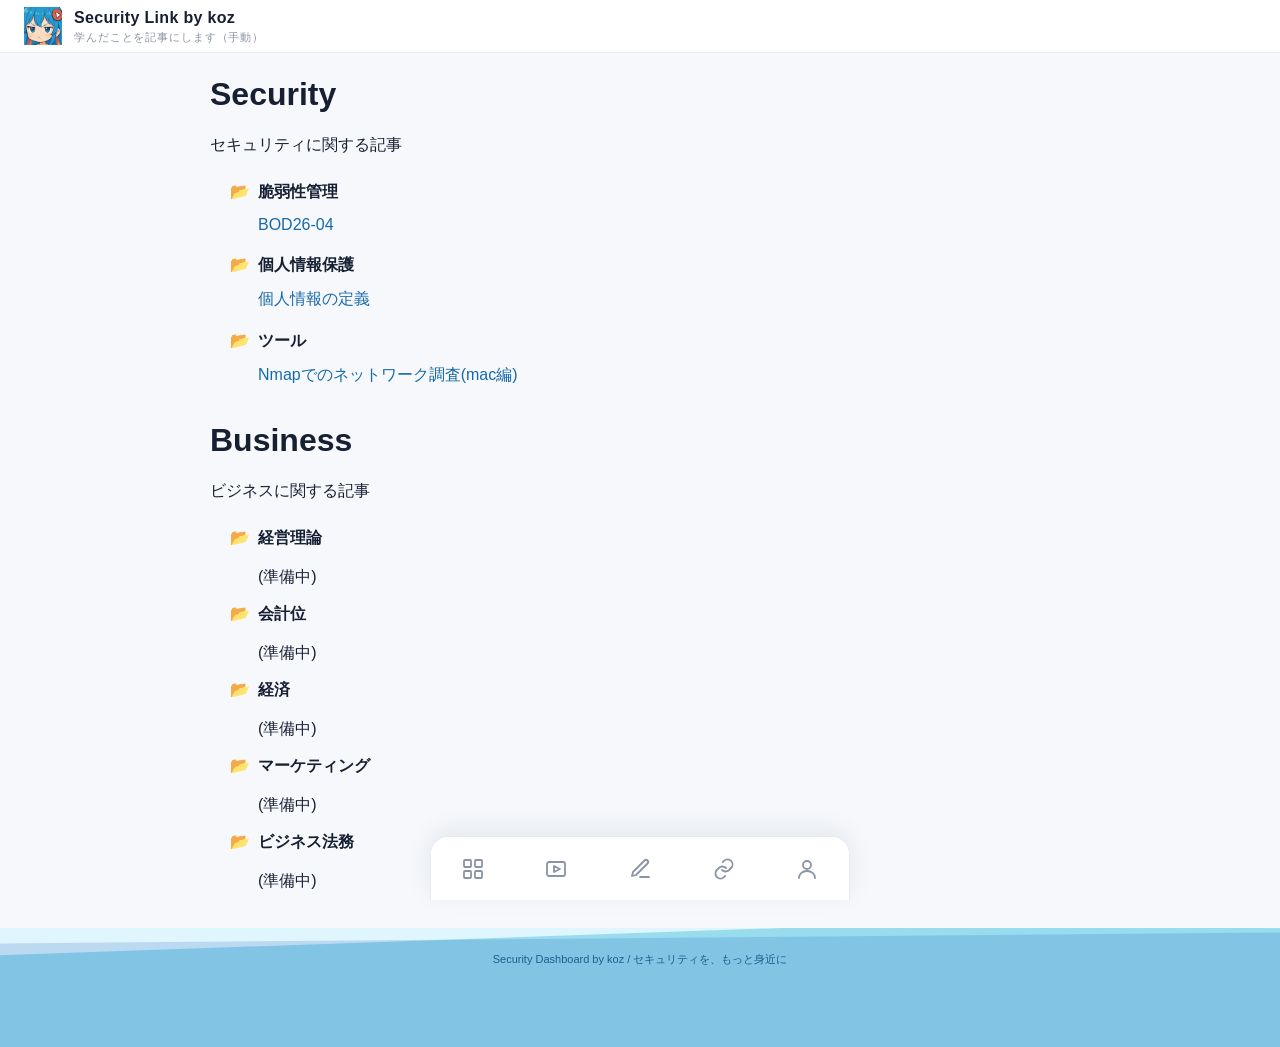
<file: article.html>
<!DOCTYPE html>
<html lang="ja">
<head>
    <meta charset="UTF-8">
    <meta name="viewport" content="width=device-width, initial-scale=1.0">

    <title>Security Post by koz</title>

    <link rel="stylesheet" href="./css/style.css">
    <style>
    .article-list {
        width: 100%;
        max-width: 900px;
        box-sizing: border-box;
        margin: 0px auto;
        padding: 0 20px;
        padding-top: 2px;
        padding-bottom: 2px;
    }
    
    .article-folder {
        margin: 0;
    }
    
    .article-folder summary {
        padding: 8px 0;
        cursor: pointer;
        font-weight: 600;
        list-style: none;
    }
    
    .article-folder summary::-webkit-details-marker {
        display: none;
    }
    
    .article-folder summary::before {
        content: "📁";
        margin-right: 8px;
    }
    
    .article-folder[open] summary::before {
        content: "📂";
    }
    
    .article-links {
        min-width: 0;
        padding: 0 0 8px 28px;
    }
    
    .article-links a {
        display: block;
        max-width: 100%;
        box-sizing: border-box;
        padding: 5px 0;
        overflow-wrap: anywhere;
        color: #1769aa;
        text-decoration: none;
    }
    
    .article-links a:hover {
        text-decoration: underline;
    }
 
    .article-card {
        display: block;
        padding: 6px 0px;
        margin-bottom: 4px;
    }
    
    @media (max-width: 600px) {
        .article-list {
            padding: 0 14px;
        }
    }

    </style>
</head>

<body>
<header>
    <div class="container header-inner">
        <div class="brand">
            <div class="brand-mark">
                <img src="./asset/movi.png" alt="">
            </div>
            <div class="brand-text">
                <div class="brand-title">Security Link by koz</div>
                <div class="brand-subtitle">学んだことを記事にします（手動）</div>
            </div>
        </div>
    </div>
</header>
<main class="article-list">
    <h1>Security</h1>
    <p class="article-list-description">セキュリティに関する記事</p>
    <div class="article-list">

        <details class="article-folder" open>
            <summary>脆弱性管理</summary>
            <div class="article-links">
                <a href="./article/BOD26-04/index.html">BOD26-04</a>
            </div>
        </details>
    
        <details class="article-folder" open>
            <summary>個人情報保護</summary>
            <div class="article-links">
                <a href="./article/PII_define/index.html">個人情報の定義</a>
            </div>
        </details>
        
        <details class="article-folder" open>
            <summary>ツール</summary>
            <div class="article-links">
                <a href="./article/nmap/index.html">Nmapでのネットワーク調査(mac編)</a>
            </div>
        </details>
    
    </div>

    
    <h1>Business</h1>
    <p class="article-list-description">ビジネスに関する記事</p>
    <div class="article-list">
    
        <details class="article-folder" open>
            <summary>経営理論</summary>
            <div class="article-links">
                <a href="./article/"></a>(準備中)
            </div>
        </details>
    
        <details class="article-folder" open>
            <summary>会計位</summary>
            <div class="article-links">
                <a href="./article/"></a>(準備中)
            </div>
        </details>
    
        <details class="article-folder" open>
            <summary>経済</summary>
            <div class="article-links">
                <a href="./article/"></a>(準備中)
            </div>
        </details>
    
        <details class="article-folder" open>
            <summary>マーケティング</summary>
            <div class="article-links">
                <a href="./article/"></a>(準備中)
            </div>
        </details>
    
        <details class="article-folder" open>
            <summary>ビジネス法務</summary>
            <div class="article-links">
                <a href="./article/"></a>(準備中)
            </div>
        </details>
</main>
        
    <div id="bottom-nav"></div>
    <script src="./js/menu.js"></script>
</body>
</html>
</file>
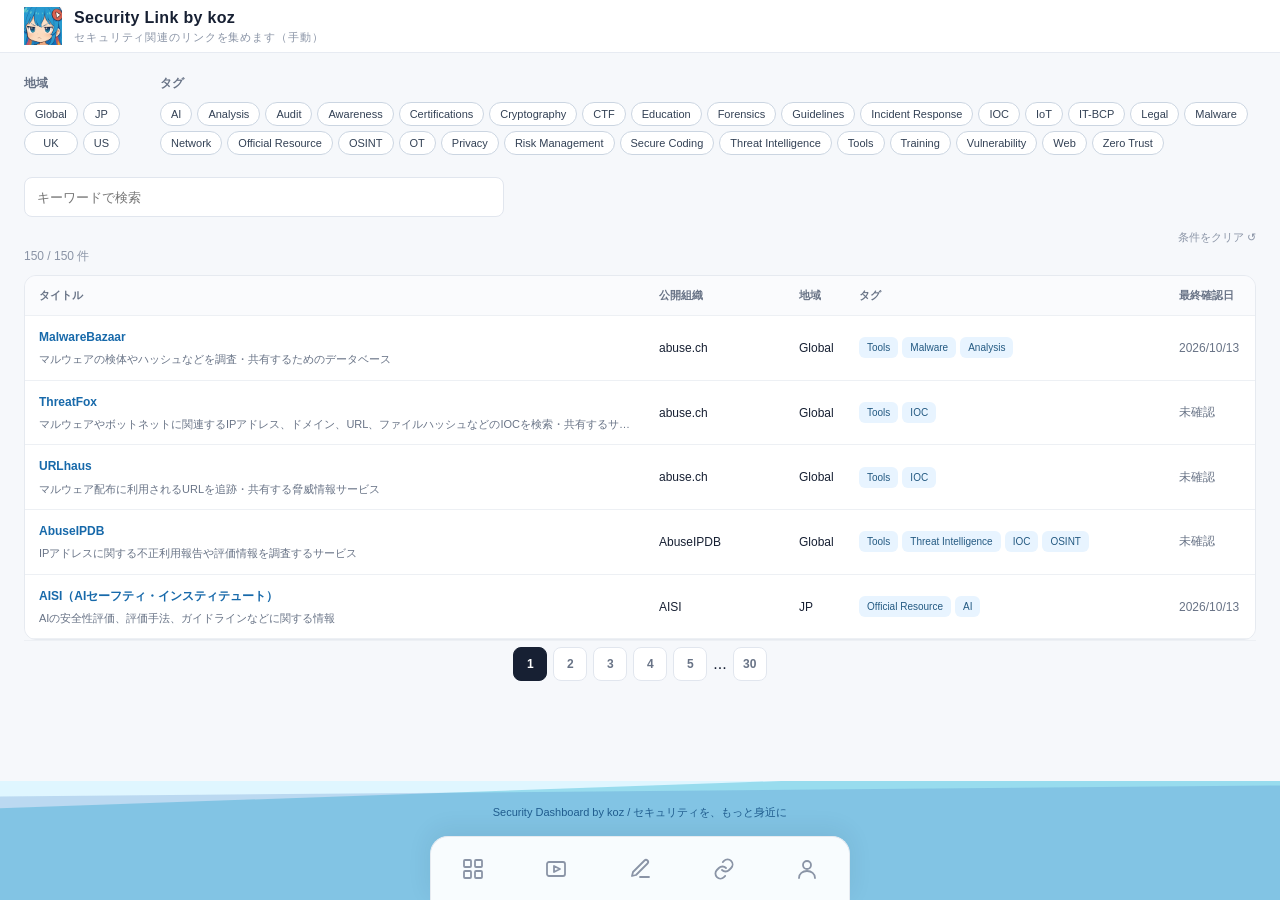
<file: link.html>
<!DOCTYPE html>
<html lang="ja">
<head>
    <meta charset="UTF-8">
    <meta name="viewport" content="width=device-width, initial-scale=1.0">
    <title>Security Link by koz</title>
    <link rel="stylesheet" href="./css/style.css">
</head>
<body>
<header>
    <div class="container header-inner">
        <div class="brand">
            <div class="brand-mark">
                <img src="./asset/movi.png" alt="">
            </div>
            <div class="brand-text">
                <div class="brand-title">Security Link by koz</div>
                <div class="brand-subtitle">セキュリティ関連のリンクを集めます（手動）</div>
            </div>
        </div>
    </div>
</header>

<main>
    <div class="container">
        <div id="original-ad"></div>
        <div id="link-list"></div>
    </div>
</main>

<div id="bottom-nav"></div>
<script src="js/menu.js"></script>
<script src="js/link.js"></script>
</body>
</html>
</file>
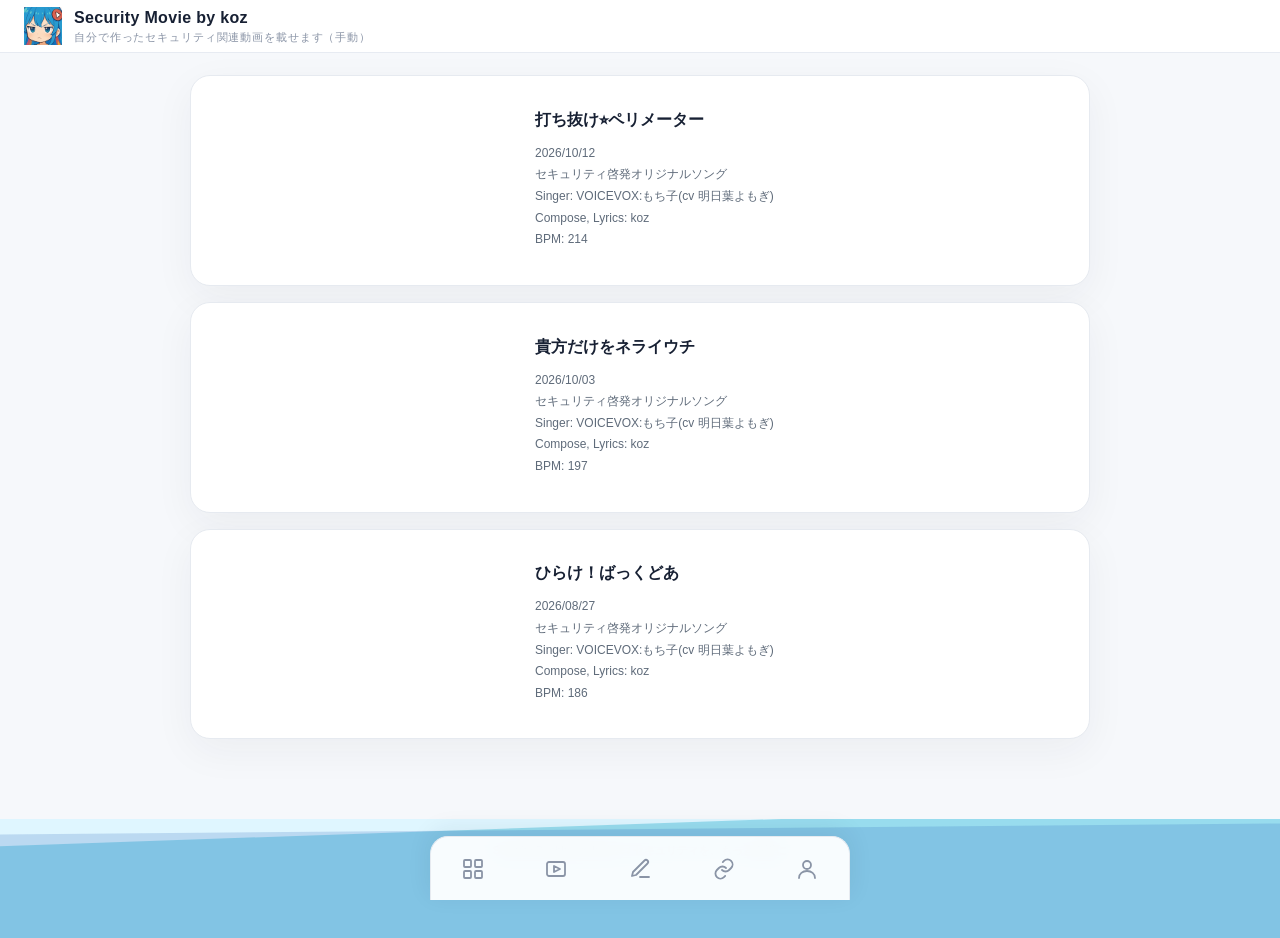
<file: movie.html>
<!DOCTYPE html>
<html lang="ja">
<head>
    <meta charset="UTF-8">
    <meta name="viewport" content="width=device-width, initial-scale=1.0">

    <title>Security Movie by koz</title>

    <link rel="stylesheet" href="css/style.css">
</head>

<body>

<header>
    <div class="container header-inner">
        <div class="brand">

            <div class="brand-mark">
                <img src="asset/movi.png">
            </div>

            <div class="brand-text">

                <div class="brand-title">
                    Security Movie by koz
                </div>

                <div class="brand-subtitle">
                    自分で作ったセキュリティ関連動画を載せます（手動）
                </div>

            </div>

        </div>
    </div>
</header>



<main>
    <div class="movie-list">



        <div class="movie-item">
            <div class="movie-container">
                <iframe
                    src="https://www.youtube.com/embed/936nKQd23Y0"
                                title="打ち抜け⭐︎ペリメーター"
                                frameborder="0"
                                allow="accelerometer; autoplay; clipboard-write; encrypted-media; gyroscope; picture-in-picture; web-share"
                                allowfullscreen>
                </iframe>
            </div>

            <div class="movie-description">
                <h2>打ち抜け⭐︎ペリメーター</h2>
                <p>
                    2026/10/12<br>
                    セキュリティ啓発オリジナルソング<br>
                    Singer: VOICEVOX:もち子(cv 明日葉よもぎ)<br>
                    Compose, Lyrics: koz<br>
                    BPM: 214
                </p>
            </div>
        </div>

        <div class="movie-item">
            <div class="movie-container">
                <iframe
                    src="https://www.youtube.com/embed/V0ma_q2a174"
                                title="貴方だけをネライウチ"
                                frameborder="0"
                                allow="accelerometer; autoplay; clipboard-write; encrypted-media; gyroscope; picture-in-picture; web-share"
                                allowfullscreen>
                </iframe>
            </div>

            <div class="movie-description">
                <h2>貴方だけをネライウチ</h2>
                <p>
                    2026/10/03<br>
                    セキュリティ啓発オリジナルソング<br>
                    Singer: VOICEVOX:もち子(cv 明日葉よもぎ)<br>
                    Compose, Lyrics: koz<br>
                    BPM: 197
                </p>
            </div>
        </div>

        <div class="movie-item">
            <div class="movie-container">
                <iframe
                    src="https://www.youtube.com/embed/R5OE7UMDobg"
                    title="ひらけ！ばっくどあ"
                    frameborder="0"
                    allow="accelerometer; autoplay; clipboard-write; encrypted-media; gyroscope; picture-in-picture; web-share"
                    allowfullscreen>
                </iframe>
            </div>

            <div class="movie-description">
                <h2>ひらけ！ばっくどあ</h2>
                <p>
                    2026/08/27<br>
                    セキュリティ啓発オリジナルソング<br>
                    Singer: VOICEVOX:もち子(cv 明日葉よもぎ)<br>
                    Compose, Lyrics: koz<br>
                    BPM: 186
                </p>
            </div>
        </div>

    </div>
</main>

<div id="bottom-nav"></div>

<script src="js/menu.js"></script>

</body>
</html>
</file>
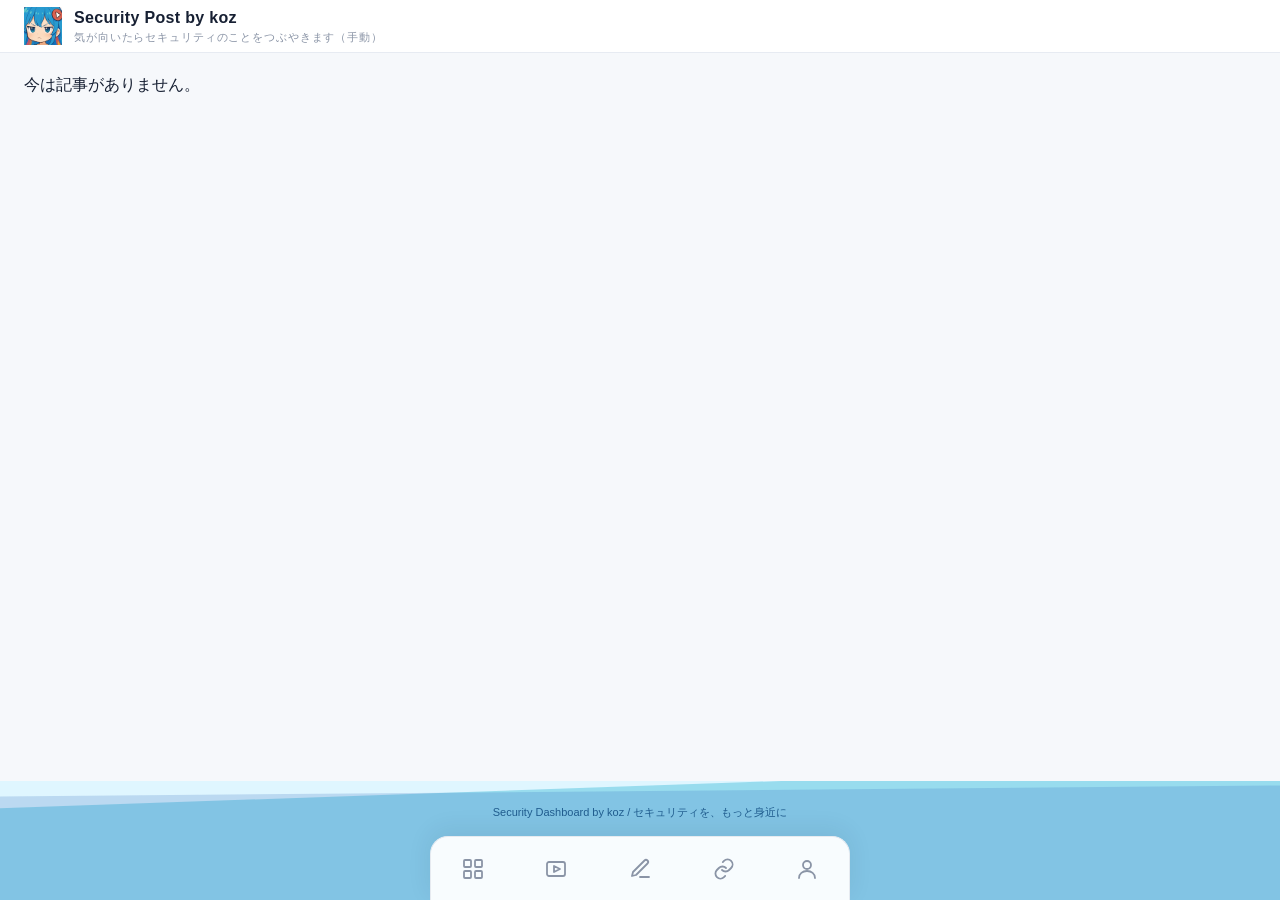
<file: post.html>
<!DOCTYPE html>
<html lang="ja">
<head>
    <meta charset="UTF-8">
    <meta name="viewport" content="width=device-width, initial-scale=1.0">

    <title>Post - Security Watch by koz</title>

    <link rel="stylesheet" href="css/style.css">
</head>

<body>

<header>
    <div class="container header-inner">
        <div class="brand">

            <div class="brand-mark">
                <img src="asset/movi.png">
            </div>

            <div class="brand-text">

                <div class="brand-title">
                    Security Post by koz
                </div>

                <div class="brand-subtitle">
                    気が向いたらセキュリティのことをつぶやきます（手動）
                </div>

            </div>

        </div>
    </div>
</header>



<main>
    <div class="container">

        <!-- ページ内容をここに追加 -->
         今は記事がありません。

    </div>
</main>

<div id="bottom-nav"></div>

<script src="js/menu.js"></script>

</body>
</html>
</file>
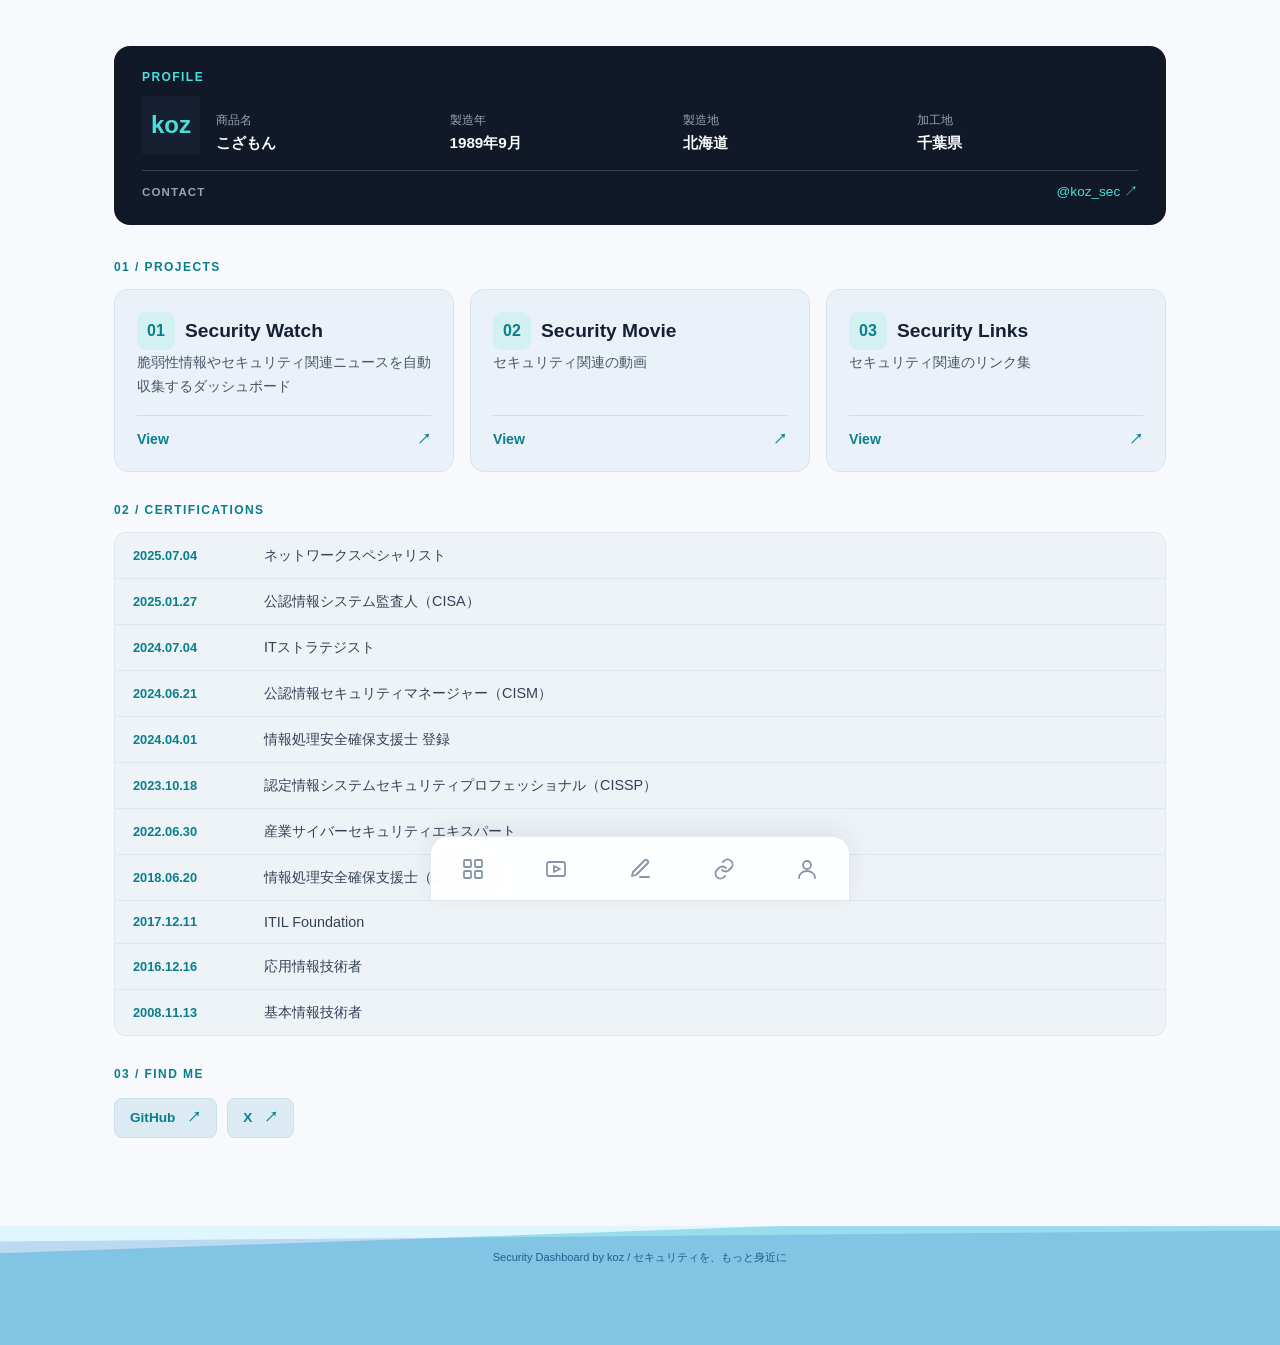
<file: profile.html>
<!DOCTYPE html>
<html lang="ja">
<head>
    <meta charset="UTF-8">
    <meta name="viewport" content="width=device-width, initial-scale=1.0">

    <title>Profile by koz</title>

    <link rel="stylesheet" href="css/style.css">
    <link rel="stylesheet" href="css/profile.css">
</head>

<body>
<main>
    <div class="container profile-page">
        <section class="profile-hero">
            <div class="profile-eyebrow">PROFILE</div>
            <div class="profile-identity">
                <div class="profile-mark">koz</div>
                <div class="profile-details">
                    <div class="profile-product">
                        <dl class="profile-specs">
                            <div>
                                <dt>商品名</dt>
                                <dd>こざもん</dd>
                            </div>
                            <div>
                                <dt>製造年</dt>
                                <dd>1989年9月</dd>
                            </div>
                            <div>
                                <dt>製造地</dt>
                                <dd>北海道</dd>
                            </div>
                            <div>
                                <dt>加工地</dt>
                                <dd>千葉県</dd>
                            </div>
                        </dl>
                    </div>
                </div>
            </div>
            <a class="profile-contact" href="https://x.com/koz_sec" target="_blank" rel="noopener noreferrer">
                <span>CONTACT</span>
                <span>@koz_sec ↗</span>
            </a>
        </section>

        <section class="profile-section">
            <div class="profile-section-heading">
                <div>
                    <span class="profile-section-index">01 / PROJECTS</span>
                </div>
            </div>

            <div class="profile-project-grid">
                <article class="profile-project-card project-security-watch">
                    <div class="profile-project-top">
                        <span class="profile-project-icon">01</span>
                        <h3>Security Watch</h3>
                    </div>
                    <p>脆弱性情報やセキュリティ関連ニュースを自動収集するダッシュボード</p>
                    <a href="https://kozsec.github.io/sec_dashboard/" target="_blank" rel="noopener noreferrer" class="profile-project-link">
                        View <span>↗</span>
                    </a>
                </article>

                <article class="profile-project-card">
                    <div class="profile-project-top">
                        <span class="profile-project-icon">02</span>
                        <h3>Security Movie</h3>
                    </div>
                    <p>セキュリティ関連の動画</p>
                    <a href="https://kozsec.github.io/sec_dashboard/movie.html" target="_blank" rel="noopener noreferrer" class="profile-project-link">
                        View <span>↗</span>
                    </a>
                </article>

                <article class="profile-project-card">
                    <div class="profile-project-top">
                        <span class="profile-project-icon">03</span>
                        <h3>Security Links</h3>
                    </div>
                    <p>セキュリティ関連のリンク集</p>
                    <a href="https://kozsec.github.io/sec_dashboard/link.html" target="_blank" rel="noopener noreferrer" class="profile-project-link">
                        View <span>↗</span>
                    </a>
                </article>
                
            </div>
        </section>

        <section class="profile-section">
            <div class="profile-section-heading">
                <div>
                    <span class="profile-section-index">02 / CERTIFICATIONS</span>
                </div>
            </div>

            <div class="profile-certifications">
                <div class="profile-certification">
                    <time datetime="2025-07-04">2025.07.04</time>
                    <span>ネットワークスペシャリスト</span>
                </div>
                <div class="profile-certification">
                    <time datetime="2025-01-27">2025.01.27</time>
                    <span>公認情報システム監査人（CISA）</span>
                </div>
                <div class="profile-certification">
                    <time datetime="2024-07-04">2024.07.04</time>
                    <span>ITストラテジスト</span>
                </div>
                <div class="profile-certification">
                    <time datetime="2024-06-21">2024.06.21</time>
                    <span>公認情報セキュリティマネージャー（CISM）</span>
                </div>
                <div class="profile-certification">
                    <time datetime="2024-04-01">2024.04.01</time>
                    <span>情報処理安全確保支援士 登録</span>
                </div>
                <div class="profile-certification">
                    <time datetime="2023-10-18">2023.10.18</time>
                    <span>認定情報システムセキュリティプロフェッショナル（CISSP）</span>
                </div>
                <div class="profile-certification">
                    <time datetime="2022-06-30">2022.06.30</time>
                    <span>産業サイバーセキュリティエキスパート</span>
                </div>
                <div class="profile-certification">
                    <time datetime="2018-06-20">2018.06.20</time>
                    <span>情報処理安全確保支援士（試験合格）</span>
                </div>
                <div class="profile-certification">
                    <time datetime="2017-12-11">2017.12.11</time>
                    <span>ITIL Foundation</span>
                </div>
                <div class="profile-certification">
                    <time datetime="2016-12-16">2016.12.16</time>
                    <span>応用情報技術者</span>
                </div>
                <div class="profile-certification">
                    <time datetime="2008-11-13">2008.11.13</time>
                    <span>基本情報技術者</span>
                </div>
            </div>
        </section>

        <section class="profile-links">
            <div>
                <span class="profile-section-index">03 / FIND ME</span>
            </div>
            <div>
                <div class="profile-social-links">
                    <a href="https://github.com/kozsec" target="_blank">
                        GitHub <span>↗</span>
                    </a>
                    <a href="https://x.com/koz_sec" target="_blank">
                        X <span>↗</span>
                    </a>
                </div>
            </div>
        </section>
    </div>
</main>

<div id="bottom-nav"></div>

<script src="js/menu.js"></script>
</body>
</html>
</file>
<file: css/post.css>
/*印刷設定*/
@page {
    size: A4 portrait;
    margin: 0;
}

/*ページ全体の設定*/
:root {
    --page-width: 210mm;
    --page-height: 297mm;
    --page-padding-top: 17mm;
    --page-padding-side: 18mm;
    --page-padding-bottom: 16mm;
    --ink: #202a35;
    --muted: #657180;
    --line: #d7dee6;
    --accent: #244d70;
    --soft: #f2f6f9;
}

* {
    box-sizing: border-box;
}

html {
    background: #e9edf1;
}

body {
    margin: 0;
    color: var(--ink);
    font-family: -apple-system, BlinkMacSystemFont, "Hiragino Kaku Gothic ProN",
        "Yu Gothic", Meiryo, sans-serif;
    line-height: 1.8;
}
h1 {
    margin: 2mm 0 3mm;
    font-size: 25pt;
    line-height: 1.35;
    letter-spacing: .01em;
}

/*ページレイアウトの設定*/
.book {
    padding: 18px 0;
}

.page {
    position: relative;
    width: var(--page-width);
    height: var(--page-height);
    margin: 0 auto 18px;
    padding: var(--page-padding-top) var(--page-padding-side) var(--page-padding-bottom);
    overflow: hidden;
    background: #fff;
    box-shadow: 0 2px 12px rgb(22 34 46 / 12%);
    page-break-after: always;
    break-after: page;
}

.page:last-child {
    /*最終ページの設定*/
    page-break-after: auto;
    break-after: auto;
}

/*表紙の設定*/
.cover-page {
    padding: 0;
    overflow: hidden;
    background: #102b46;
    color: #ffffff;
}

.cover-header {
    position: relative;
    display: flex;
    flex-direction: column;
    justify-content: center;
    min-height: 297mm;
    box-sizing: border-box;
    padding: 28mm 20mm;
    background: linear-gradient(145deg, #102b46 0%, #174d78 100%);
    color: #ffffff;
}

.cover-label {
    color: #8fd3ff;
    font-size: 10pt;
    font-weight: 700;
    letter-spacing: .25em;
}

.cover-line {
    width: 48mm;
    height: 3px;
    margin: 12mm 0;
    background: #65c7ff;
}

.cover-header h1 {
    margin: 0 0 8mm;
    color: #ffffff;
    font-size: 42pt;
    letter-spacing: .06em;
}

.cover-title {
    margin: 0;
    color: #ffffff;
    font-size: 23pt;
    font-weight: 700;
    line-height: 1.7;
}

.cover-description {
    margin-top: 8mm;
    color: #c5d9ec;
    font-size: 13pt;
    line-height: 1.8;
}

.cover-bottom {
    position: absolute;
    right: 20mm;
    bottom: 18mm;
    left: 20mm;
    display: flex;
    justify-content: space-between;
    padding-top: 5mm;
    border-top: 1px solid #52718b;
    color: #c5d9ec;
    font-size: 9pt;
    letter-spacing: .1em;
}

/*ヘッダーの設定*/
.page-header {
    padding-bottom: 7mm;
    margin-bottom: 8mm;
    border-bottom: 1px solid var(--line);
}

.book-label,
.chapter-label {
    margin: 0;
    color: var(--muted);
    font-size: 9pt;
    letter-spacing: .12em;
}

.chapter-label {
    margin-top: 5mm;
    color: var(--accent);
    font-weight: 700;
}

/*リード分の設定(ひかえめ)*/
.lead {
    margin: 0;
    color: var(--muted);
    font-size: 11pt;
}

/*記事の設定*/
.article-section h2,
.conversation h2 {
    margin: 0 0 3mm;
    padding-left: 3mm;
    border-left: 3px solid var(--accent);
    font-size: 15pt;
    line-height: 1.5;
}

.article-section p {
    margin: 0 0 4mm;
    font-size: 10.5pt;
    line-height: 1.9;
}

/*記事タイトルの設定*/
.page-header h1 {
    display: flex;
    align-items: center;
    gap: 12px;
    color: #1769aa;
}

.chapter-number {
    display: inline-flex;
    border-radius: 6px;
    align-items: center;
    justify-content: center;
    flex-shrink: 0;
    width: 42px;
    height: 42px;
    background-color: #1769aa;
    color: #ffffff;
    font-size: 18px;
    font-weight: 700;
    line-height: 1;
}

/*記事内の画像の設定*/
.article-image {
    width: 47%;
    margin: 1mm 0 4mm 5mm;
}

.image-right {
    /*右寄せ画像を使う時*/
    float: right;
}

.image-left {
    /*左寄せ画像を使う時*/
    float: left;
    margin: 1mm 5mm 4mm 0;
}

.article-image img {
    display: block;
    width: 100%;
    height: auto;
    max-height: 76mm;
    object-fit: contain;
    border: 1px solid var(--line);
    background: #f7f9fb;
}

.article-image figcaption {
    /*画像のキャプション*/
    margin-top: 1.5mm;
    color: var(--muted);
    font-size: 8.5pt;
    line-height: 1.5;
}

/*記事内のリンク設定*/
.article-section a {
    color: #245f91;
    text-decoration: underline;
    text-underline-offset: 2px;
}

.article-section a:visited {
    color: #684a91;
}

.article-section a:hover {
    color: #173e61;
}

/*注意事項、tipsの設定*/
.note-box {
    clear: both;
    margin-top: 7mm;
    padding: 4mm 5mm;
    border: 1px solid #cbd7e2;
    background: var(--soft);
    font-size: 9.5pt;
    break-inside: avoid;
}

.note-box h3 {
    margin: 0 0 1.5mm;
    color: var(--accent);
    font-size: 11pt;
}

.note-box p,
.note-box ul {
    margin: 0;
    font-size: 9.5pt;
    line-height: 1.8;
}

.note-box ul {
    padding-left: 5mm;
}

.note-box li {
    font-size: 9.5pt;
    line-height: 1.8;
}

/*フッターの設定*/
.page-footer {
    position: absolute;
    right: var(--page-padding-side);
    bottom: 7mm;
    left: var(--page-padding-side);
    display: flex;
    justify-content: space-between;
    margin: 0;
    padding: 2mm 0 0;
    border-top: 1px solid var(--line);
    background: transparent;
    color: var(--muted);
    font-size: 8pt;
    letter-spacing: .06em;
    text-align: left;
    overflow: visible;
}

.page-footer::before,
.page-footer::after {
    content: none;
}

/*会話の設定*/
.conversation {
    margin-top: 6mm;
}

.conversation h2 {
    margin-bottom: 4mm;
}

.chat-row {
    display: flex;
    align-items: flex-start;
    gap: 3mm;
    margin: 0 0 4mm;
    break-inside: avoid;
}

.chat-row.chat-right {
    justify-content: flex-end;
}

.avatar {
    flex: 0 0 15mm;
    width: 15mm;
    height: 15mm;
    overflow: hidden;
    border: 1px solid var(--line);
    border-radius: 50%;
    background: #f1f4f7;
}

.avatar img {
    display: block;
    width: 100%;
    height: 100%;
    object-fit: cover;
}

.chat-content {
    max-width: 78%;
}

.chat-right .chat-content {
    display: flex;
    flex-direction: column;
    align-items: flex-end;
}

.character-name {
    margin: 0 0 1mm;
    color: var(--muted);
    font-size: 8.5pt;
}

.bubble {
    /*フキダシ部分（左から）*/
    padding: 2.5mm 4mm;
    border: 1px solid var(--line);
    border-radius: 4mm;
    background: #f3f5f7;
    font-size: 9.5pt;
    line-height: 1.65;
    overflow-wrap: anywhere;
}

.chat-right .bubble {
    /*フキダシ部分（右から）*/
    border-color: #c8dfc2;
    background: #e3f3df;
}

/*フローチャート*/
.flow {
    display: flex;
    flex-direction: column;
    align-items: center;
    gap: 4px;
    max-width: 480px;
    margin: 12px auto;
}

.flow-step,
.flow-exception {
    display: flex;
    flex-direction: column;
    align-items: center;
    gap: 4px;
    width: 100%;
    padding: 7px 10px;
    border: 1px solid #cbd5e1;
    border-radius: 8px;
    background: #f8fafc;
    text-align: center;
}

.flow-step strong,
.flow-exception strong {
    color: #1e293b;
    font-size: .85em;
}

.flow-step span,
.flow-exception span {
    color: #475569;
    font-size: .75em;
    line-height: 1.4;
}

.flow-step span {
    margin-top: 2px;
}

.flow-arrow {
    color: #64748b;
    font-size: 1em;
    line-height: 1;
}

.flow-branch {
    display: flex;
    flex-direction: column;
    align-items: center;
    gap: 4px;
    width: 100%;
    margin-top: 4px;
    padding-top: 4px;
    border-top: 1px dashed #94a3b8;
}

.flow-branch-label {
    color: #b45309;
    font-size: .8em;
    font-weight: bold;
    text-align: center;
}

.flow-exception {
    border-color: #d97706;
    background: #fffbeb;
}


@media (max-width: 600px) {
  .report-overview {
    gap: 6px;
  }

  .report-stat {
    padding: 8px 6px;
  }

  .report-stat strong {
    font-size: 20pt;
  }

  .threat-chart {
    padding: 7px;
  }

  .threat-row {
    grid-template-columns: minmax(0, 1.4fr) minmax(18px, 1fr) 18px;
    gap: 3px;
    font-size: 6.5pt;
  }

  .threat-track {
    height: 7px;
  }
}



@media print {
    .cover-page,
    .cover-header {
        -webkit-print-color-adjust: exact;
        print-color-adjust: exact;
    }
}


@media (max-width: 480px) {
    .vdf-indicators {
        grid-template-columns: 1fr;
    }

    .vdf-results {
        gap: 8px;
    }

    .vdf-result {
        padding: 12px 7px;
    }
}

@media screen {
    .page {
        outline: 1px solid #d4dbe2;
    }
}

@media print {
    html,
    body {
        width: var(--page-width);
        margin: 0;
        background: #fff;
        -webkit-print-color-adjust: exact;
        print-color-adjust: exact;
    }

    .book {
        padding: 0;
    }

    .page {
        width: var(--page-width);
        height: var(--page-height);
        margin: 0;
        box-shadow: none;
        outline: none;
    }

    .decision-flow {
        break-inside: avoid;
    }
}
@media print {
    .footer,
    .bottom-menu,
    .fixed-menu,
    nav {
        display: none !important;
    }
}
@media print {
    #bottom-nav {
        display: none !important;
    }
}


@media screen and (max-width: 600px) {
    html,
    body {
        width: 100%;
        max-width: 100%;
        margin: 0;
        overflow-x: clip;
    }

    .book {
        width: 100%;
        max-width: 100%;
        min-width: 0;
        margin: 0;
        padding: 8px 0;
    }

    .page {
        width: calc(100% - 16px);
        max-width: calc(100% - 16px);
        min-width: 0;
        height: auto;
        min-height: 0;
        margin: 0 8px 12px;
        padding: 20px 14px;
        overflow: visible;
    }
    
    .page-highlight {
        width: calc(100% - 16px);
        max-width: calc(100% - 16px);
        min-width: 0;
        height: auto;
        min-height: 0;
        margin: 0 8px 12px;
        padding: 20px 14px;
        overflow: visible;
        background-color: #90a5e9;
    }

    .page-header,
    .page-footer {
        position: static;
        width: 100%;
        max-width: 100%;
    }

    .page-footer {
        margin-top: 24px;
        gap: 8px;
        flex-wrap: wrap;
    }

    .page-header *,
    .page-footer *,
    .article-section *,
    .conversation *,
    .note-box * {
        max-width: 100%;
        min-width: 0;
        overflow-wrap: anywhere;
    }

    

    h1 {
        font-size: 22pt;
    }

    .article-image,
    .image-right,
    .image-left {
        float: none;
        width: 100%;
        max-width: 100%;
        margin: 8px 0 16px;
    }

    .article-image img {
        width: 100%;
        max-width: 100%;
        height: auto;
    }

    .chat-row {
        max-width: 100%;
        gap: 8px;
    }

    .avatar {
        flex: 0 0 40px;
        width: 40px;
        height: 40px;
    }

    .chat-content {
        flex: 1 1 0;
        width: 0;
        max-width: calc(100% - 48px);
    }

    .bubble {
        max-width: 100%;
        overflow-wrap: anywhere;
    }

    .flow,
    .decision-flow {
        width: 100%;
        max-width: 100%;
        min-width: 0;
    }

    .vdf-results {
        grid-template-columns: repeat(2, minmax(0, 1fr));
    }

    .vdf-indicators {
        grid-template-columns: minmax(0, 1fr);
    }

    .note-box {
        width: 100%;
        max-width: 100%;
        margin-top: 16px;
        padding: 12px;
    }
    .page.chapter-divider {
        background: #0b1730;
        color: #fff;
        -webkit-print-color-adjust: exact;
        print-color-adjust: exact;
    }
}
</file>
<file: css/style.css>
* {
    box-sizing: border-box;
}

body {
    margin: 0;
    min-height: 100vh;
    display: flex;
    flex-direction: column;
    background: #f6f8fb;
    color: #172033;
    font-family:
        -apple-system,
        BlinkMacSystemFont,
        "Segoe UI",
        "Hiragino Kaku Gothic ProN",
        "Yu Gothic",
        Meiryo,
        sans-serif;
}

a {
    color: inherit;
    text-decoration: none;
}

button,
input,
select {
    font: inherit;
}

.container {
    width: min(1400px, calc(100% - 48px));
    margin: 0 auto;
}

/* Header */

header {
    background: rgba(255, 255, 255, 0.94);
    border-bottom: 1px solid #e7ebf2;
    position: sticky;
    top: 0;
    z-index: 100;
    backdrop-filter: blur(12px);
}

.header-inner {
    height: 52px;
    display: flex;
    align-items: center;
    justify-content: space-between;
}

.brand {
    display: flex;
    align-items: center;
    gap: 12px;
}

.brand-mark {
    width: 38px;
    height: 38px;
    overflow: hidden;
    flex-shrink: 0;
}

.brand-mark img {
    width: 100%;
    height: 100%;
    display: block;
    object-fit: cover;
}

.brand-text {
    line-height: 1.1;
}

.brand-title {
    font-size: 16px;
    font-weight: 750;
    letter-spacing: 0.02em;
}

.brand-subtitle {
    margin-top: 4px;
    font-size: 11px;
    color: #8a94a6;
    letter-spacing: 0.08em;
    text-transform: uppercase;
}

.profile-mark {
    width: 58px;
    height: 58px;
    display: flex;
    align-items: center;
    justify-content: center;
    flex-shrink: 0;
    background: #172033;
    color: #48e0dc;
    font-size: 24px;
    font-weight: 800;
}

.display-info {
    font-size: 12px;
    color: #8a94a6;
}

.display-info select {
    margin-left: 6px;
    height: 32px;
    padding: 0 28px 0 10px;
    border: 1px solid #e1e6ee;
    border-radius: 8px;
    background: white;
    color: #172033;
    font-size: 12px;
    cursor: pointer;
}

/* Main */
main {
    flex: 1;
    padding: 22px 0 40px;
}

.hero {
    margin-bottom: 16px;
}

.hero h1 {
    font-size: 28px;
}

.hero p {
    margin-top: 4px;
    font-size: 12px;
}

/* Feed */

#disclosures {
    height: 176px;
    overflow-y: auto;
}

.feed {
    background: white;
    border: 1px solid #e6eaf0;
    border-radius: 20px;
    overflow: hidden;
    box-shadow: 0 12px 40px rgba(30, 41, 59, 0.05);
    height: 300px;
}

.feed-header {
    display: flex;
    justify-content: space-between;
    align-items: center;
    padding: 10px 22px;
    border-bottom: 1px solid #edf0f4;
    background: #f3faf7;
}
.feed-header-main {
    display: flex;
    align-items: baseline;
    gap: 10px;
}

.feed-title {
    font-size: 14px;
    font-weight: 700;
    color: #263142;
}

.feed-subtitle {
    margin-top: 3px;
    font-size: 11px;
    font-weight: 500;
    color: #8a94a6;
}

.feed-count {
    font-size: 12px;
    color: #8a94a6;
}

.feed-columns,
.item {
    display: grid;
    grid-template-columns: 70px 90px 120px 1fr auto;
    gap: 18px;
}

.feed-columns {
    padding: 10px 22px;
    text-align: center;
    background: #fafbfd;
    border-bottom: 1px solid #edf0f4;
    font-size: 11px;
    font-weight: 700;
    color: #8a94a6;
    letter-spacing: 0.04em;
}

.feed-column-title {
    text-align: left;
    padding-left: 56px;
}

.item {
    height: 44px;
    min-height: 44px;
    padding: 4px 22px;
    border-bottom: 1px solid #edf0f4;
    transition: background 0.15s ease;
    align-items: center;
}

.item:last-child {
    border-bottom: none;
}

.item:hover {
    background: #fafbfd;
}

.source {
    font-size: 12px;
    color: #172033;
    white-space: nowrap;
}

.time {
    font-size: 12px;
    color: #172033;
    font-variant-numeric: tabular-nums;
    padding-top: 3px;
}

.company {
    font-size: 12px;
    color: #172033;
}

.title {
    font-size: 12px;
    line-height: 1.5;
    color: #172033;

    display: -webkit-box;
    -webkit-box-orient: vertical;
    -webkit-line-clamp: 2;
    overflow: hidden;
}
.title a {
    color: inherit;
    text-decoration: none;
}

.title a:hover {
    text-decoration: underline;
}

.code {
    display: inline-block;
    margin-top: 3px;
    padding: 2px 7px;
    border-radius: 6px;
    background: #f0f2f6;
    color: #172033;
    font-size: 10px;
    vertical-align: middle;
}

.actions {
    display: flex;
    gap: 8px;
    align-items: center;
}

.link {
    align-self: center;
    width: 34px;
    height: 34px;
    border: 1px solid #e5e9f0;
    border-radius: 9px;
    display: flex;
    align-items: center;
    justify-content: center;
    color: #687386;
    transition: 0.15s;
}

.link:hover {
    background: #172033;
    color: white;
    border-color: #172033;
}

/* Security Articles */

#security-articles {
    height: 176px;
    overflow-y: auto;
}

.security-articles-section {
    height: 300px;
    margin-top: 0;
    background: #ffffff;
    border: 1px solid #e6eaf0;
    border-radius: 20px;
    overflow: hidden;
    box-shadow: 0 12px 40px rgba(30, 41, 59, 0.05);
}

.security-articles-header {
    display: flex;
    justify-content: space-between;
    align-items: center;
    padding: 10px 22px;
    border-bottom: 1px solid #edf0f4;
    background: #f3f3e1;
}

.security-articles-title {
    font-size: 14px;
    font-weight: 700;
    color: #263142;
}

.security-articles-header > div:first-child {
display: flex;
    align-items: baseline;
    gap: 10px;
}

.security-articles-subtitle {
    margin-top: 0px;
    font-size: 11px;
    font-weight: 500;
    color: #8a94a6;
}

.security-articles-count {
    font-size: 12px;
    color: #8a94a6;
}

.security-articles-columns,
.security-article-item {
    display: grid;
    grid-template-columns: 72px 90px 120px 1fr 42px;
    gap: 18px;
}

.security-articles-columns {
    height: 36px;
    padding: 0 22px;
    align-items: center;
    text-align: center;
    background: #fafbfd;
    border-bottom: 1px solid #edf0f4;
    font-size: 11px;
    font-weight: 700;
    color: #8a94a6;
    letter-spacing: 0.04em;
}

.security-articles-column-title {
    text-align: left;
}

.security-article-item {
    height: 44px;
    min-height: 44px;
    padding: 4px 22px;
    border-bottom: 1px solid #edf0f4;
    transition: background 0.15s ease;
    align-items: center;
}

.security-article-item:last-child {
    border-bottom: none;
}

.security-article-item:hover {
    background: #fafbfd;
}

.security-article-source {
    font-size: 12px;
    color: #172033;
    white-space: nowrap;
    overflow: hidden;
    text-overflow: ellipsis;
}

.security-article-date {
    font-size: 12px;
    color: #172033;
    font-variant-numeric: tabular-nums;
    white-space: nowrap;
}

.security-article-title {
    font-size: 12px;
    line-height: 1.5;
    color: #172033;

    display: -webkit-box;
    -webkit-box-orient: vertical;
    -webkit-line-clamp: 2;
    overflow: hidden;    
}

.security-article-title a {
    color: inherit;
    text-decoration: none;
}

.security-article-title a:hover {
    text-decoration: underline;
}

.security-article-actions {
    display: flex;
    align-items: center;
    justify-content: center;
}

.security-article-actions .link {
    width: 30px;
    height: 30px;
    border: 1px solid #e5e9f0;
    border-radius: 8px;
    display: flex;
    align-items: center;
    justify-content: center;
    color: #687386;
    transition: 0.15s;
}

.security-article-actions .link:hover {
    background: #172033;
    color: white;
    border-color: #172033;
}

.security-article-identifier {
    display: inline-block;
    margin: 0;
    padding: 2px 7px;
    border-radius: 6px;
    background: #f0f2f6;
    color: #172033;
    font-size: 10px;
    line-height: 1.2;
    vertical-align: middle;
}


.bottom-grid {
    display: grid;
    grid-template-columns: 1fr 1fr;
    gap: 16px;
    margin-top: 16px;
}

/* Vulnerability */

.vulnerability-section {
    margin-top: 0;
    height: 340px;
    background: #ffffff;
    border: 1px solid #e6eaf0;
    border-radius: 20px;
    overflow: hidden;
    box-shadow: 0 12px 40px rgba(30, 41, 59, 0.05);
}

.vulnerability-header-main {
    display: flex;
    align-items: baseline;
    gap: 10px;
}

.vulnerability-header {
    display: flex;
    align-items: center;
    justify-content: space-between;
    padding: 10px 20px;
    border-bottom: 1px solid #edf0f4;
    background: #faf3f6;
}

.vulnerability-title {
    font-size: 14px;
    font-weight: 700;
    color: #263142;
}

.vulnerability-subtitle {
    margin-top: 3px;
    font-size: 11px;
    font-weight: 500;
    color: #8a94a6;
}

.vulnerability-count {
    font-size: 12px;
    color: #8a94a6;
}

.vulnerability-table-wrapper {
    height: 260px;
    overflow-x: auto;
    overflow-y: hidden;
}

.vulnerability-table {
    width: max-content;
    min-width: 100%;
    table-layout: fixed;
    border-collapse: collapse;
}

.vulnerability-table tbody tr {
    height: 15px;
}

.vulnerability-table th:nth-child(1),
.vulnerability-table td:nth-child(1) {
    width: 100px;
}

.vulnerability-table th:nth-child(2),
.vulnerability-table td:nth-child(2) {
    width: 150px;
}

.vulnerability-table th:nth-child(3),
.vulnerability-table td:nth-child(3) {
    width: 150px;

}

.vulnerability-table th:nth-child(4),
.vulnerability-table td:nth-child(4) {
    width: 180px;
}

.vulnerability-table th:nth-child(5),
.vulnerability-table td:nth-child(5) {
        width: 70px;
}

.vulnerability-table th:nth-child(6),
.vulnerability-table td:nth-child(6) {
    width: 70px;
}

.vulnerability-table th:nth-child(7),
.vulnerability-table td:nth-child(7) {
    width: 100px;
}

.vulnerability-table th:nth-child(8),
.vulnerability-table td:nth-child(8) {
    width: 650px;
}

.vulnerability-table th,
.vulnerability-table td {
    font-size: 12px;
    padding: 8px 12px;
    overflow: hidden;
    white-space: nowrap;
    text-overflow: ellipsis;
}

.vulnerability-table tbody tr:hover {
    background: #fafbfd;
}

.vulnerability-table tr:last-child td {
    border-bottom: none;
}

.vulnerability-cve {
    color: #172033;
    white-space: nowrap;
}

.vulnerability-company {
    color: #172033;
    white-space: nowrap;
}

.vulnerability-product {
    color: #172033;
    white-space: nowrap;
}

.kev-badge {
    display: inline-block;
    padding: 3px 8px;
    border-radius: 6px;
    background: #172033;
    color: white;
    font-size: 10px;
    font-weight: 700;
}

/* Oversea? */
.oversea-section {
    height: 340px;
    background: #ffffff;
    border: 1px solid #e6eaf0;
    border-radius: 20px;
    overflow: hidden;
    box-shadow: 0 12px 40px rgba(30, 41, 59, 0.05);
}

.oversea-header {
    display: flex;
    justify-content: space-between;
    align-items: center;
    padding: 10px 22px;
    border-bottom: 1px solid #edf0f4;
    background: #f3f3f3;
}
.oversea-header-main {
    display: flex;
    align-items: baseline;
    gap: 10px;
}

.oversea-title {
    font-size: 14px;
    font-weight: 700;
    color: #263142;
}

.oversea-subtitle {
    margin-top: 3px;
    font-size: 11px;
    font-weight: 500;
    color: #8a94a6;
}

.oversea-count {
    font-size: 12px;
    color: #8a94a6;
}

.oversea-body {
    height: 278px;
    overflow-y: auto;
    color: #687386;
    font-size: 12px;
}

.oversea-item {
    padding: 9px 16px;
    border-bottom: 1px solid #edf0f4;
}

.oversea-item:last-child {
    border-bottom: 0;
}

.oversea-item-meta {
    display: flex;
    justify-content: space-between;
    gap: 10px;
    margin-bottom: 4px;
    color: #8a94a6;
    font-size: 10px;
}

.oversea-item a {
    color: #263142;
    text-decoration: none;
    line-height: 1.5;
}

.oversea-item a:hover {
    color: #2563eb;
}


.cvss-vector-section {
    margin-top: 16px;
    padding: 0;
    border: 1px solid #e6eaf0;
    border-radius: 16px;
    background: #ffffff;
    overflow: hidden;
    box-shadow: 0 8px 24px rgba(30, 41, 59, 0.04);
}

.cvss-vector-section summary {
    padding: 14px 20px;
    cursor: pointer;
    font-size: 13px;
    font-weight: 700;
    color: #263142;
    background: #fafbfd;
}

.cvss-vector-section summary:hover {
    background: #f5f7fa;
}

.cvss-vector-section[open] summary {
    border-bottom: 1px solid #edf0f4;
}


.epss-value,
.cvss-value {
    font-variant-numeric: tabular-nums;
    white-space: nowrap;
}

.epss-warning, .cvss-warning {
    color: #F59E0B
}

.epss-danger, .cvss-danger {
    color: #EF4444;
}

.epss-value {
    display: inline-block;
    width: 100%;
    text-align: right;
}
.cvss-value {
    text-align: center;
}

.vulnerability-date {
    color: #687386;
    white-space: nowrap;
}

.vulnerability-cvss-vector {
    color: #687386;
    font-size: 10px;
    white-space: nowrap;
    overflow: visible;
    text-overflow: clip;
}

/* CVSS Vector */

.cvss-vector-title {
    font-size: 13px;
    font-weight: 700;
    color: #263142;
    margin-bottom: 10px;
}

.cvss-vector-description {
    font-size: 11px;
    line-height: 1.8;
    color: #687386;
}

.cvss-vector-description p {
    margin: 0 0 4px;
}

.cvss-vector-description strong {
    color: #172033;
    font-weight: 700;
}

.cvss-danger-text {
    color: #EF4444;
    font-weight: 800;
}

.cvss-vector-description .cvss-warning-text {
    color: #F59E0B;
    font-weight: 800;
}

.cvss-vector-columns {
    display: grid;
    grid-template-columns: 1fr 1fr;
    gap: 40px;
    padding: 18px 20px 20px;
}

.cvss-version {
    min-width: 0;
}

.cvss-version-title {
    font-size: 12px;
    font-weight: 700;
    color: #263142;
    margin-bottom: 10px;
    padding-bottom: 6px;
    border-bottom: 1px solid #e6eaf0;
}

/* Pagination */

.pagination {
    display: flex;
    justify-content: center;
    align-items: center;
    gap: 6px;
    padding: 6px 20px;
    border-top: 1px solid #edf0f4;
}

.page-button {
    min-width: 34px;
    height: 34px;
    padding: 0 8px;
    border: 1px solid #e1e6ee;
    border-radius: 8px;
    background: white;
    color: #687386;
    font-size: 12px;
    font-weight: 700;
    cursor: pointer;
}

.page-button:hover {
    background: #fafbfd;
}

.page-button.active {
    background: #172033;
    color: white;
    border-color: #172033;
}

/* States */

.empty,
.loading {
    padding: 70px 20px;
    text-align: center;
    color: #8a94a6;
    font-size: 13px;
}

.vulnerability-loading,
.vulnerability-empty {
    padding: 40px 20px !important;
    text-align: center;
    color: #8a94a6;
}

.error {
    margin-top: 20px;
    padding: 16px;
    border-radius: 12px;
    background: #fff5f5;
    border: 1px solid #f3d3d3;
    color: #a33a3a;
    font-size: 13px;
}

/* Footer */

footer {
    position: relative;
    margin-top: 24px;
    padding: 24px 0 80px;
    background: #dff6ff;
    color: #030a3e;
    font-size: 11px;
    text-align: center;
    overflow: hidden;
}

footer::before {
    content: "";
    position: absolute;
    top: 5px;
    left: -5%;
    width: 110%;
    height: 170px;
    background: rgba(65, 189, 217, 0.45);
    transform: rotate(-2deg);
    pointer-events: none;
}

footer::after {
    content: "";
    position: absolute;
    top: 10px;
    left: -5%;
    width: 110%;
    height: 160px;
    background: rgba(43, 99, 184, 0.2);
    transform: rotate(-0.5deg);
    pointer-events: none;
}

/* Ad */
.original-ad {
    margin-top: 28px;
    background: #ffffff;
    border: 1px solid #e6eaf0;
    border-radius: 16px;
    overflow: hidden;
    box-shadow: 0 8px 24px rgba(30, 41, 59, 0.04);
}

.original-ad-link {
    display: flex;
    align-items: center;
    gap: 18px;
    padding: 12px 16px;
    transition: background 0.15s ease;
}

.original-ad-link:hover {
    background: #fafbfd;
}

.original-ad-thumbnail {
    width: 180px;
    height: 100px;
    flex: 0 0 180px;
    object-fit: cover;
    border-radius: 10px;
}

.original-ad-content {
    min-width: 0;
}

.original-ad-label {
    display: inline-block;
    margin-bottom: 6px;
    padding: 2px 6px;
    border: 1px solid #e1e6ee;
    border-radius: 4px;
    color: #8a94a6;
    font-size: 9px;
    letter-spacing: 0.06em;
}

.original-ad-title {
    font-size: 13px;
    font-weight: 700;
    color: #263142;
    line-height: 1.5;
}

.original-ad-description {
    margin-top: 4px;
    font-size: 11px;
    color: #8a94a6;
}

/* Feed / Articles 2カラム */
.feed-articles-grid {
    display: grid;
    grid-template-columns: 1fr 1fr;
    gap: 16px;
}

.feed-articles-grid > section {
    min-width: 0;
}

.feed-scroll {
    max-height: 420px;
    overflow-y: auto;
}

/* スクロールバー */
.feed-scroll::-webkit-scrollbar {
    width: 6px;
}

.feed-scroll::-webkit-scrollbar-thumb {
    background: #cbd5e1;
    border-radius: 3px;
}

.bottom-nav {
    position: fixed;
    left: 50%;
    bottom: 0;
    transform: translateX(-50%);
    width: min(420px, 100%);
    height: 64px;
    display: flex;
    align-items: center;
    justify-content: space-around;
    background: rgba(255, 255, 255, 0.94);
    border: 1px solid #e6eaf0;
    border-bottom: none;
    border-radius: 18px 18px 0 0;
    box-shadow: 0 -6px 24px rgba(30, 41, 59, 0.08);
    backdrop-filter: blur(12px);
    z-index: 200;
}

.bottom-nav svg {
    width: 24px;
    height: 24px;
    fill: none;
    stroke: currentColor;
    stroke-width: 1.8;
    stroke-linecap: round;
    stroke-linejoin: round;
}

.bottom-nav a {
    width: 25%;
    height: 100%;
    display: flex;
    align-items: center;
    justify-content: center;
    color: #8a94a6;
    font-size: 24px;
    text-decoration: none;
}

.bottom-nav a:hover {
    color: #172033;
}

.movie-list {
    max-width: 900px;
    margin: 0 auto;
}

.movie-item {
    display: flex;
    align-items: center;
    gap: 24px;
    padding: 20px;
    margin-bottom: 16px;
    background: #ffffff;
    border: 1px solid #e6eaf0;
    border-radius: 20px;
    box-shadow: 0 12px 40px rgba(30, 41, 59, 0.05);
}

.movie-container {
    flex: 0 0 300px;
}

.movie-container iframe {
    width: 100%;
    aspect-ratio: 16 / 9;
    display: block;
}

.movie-description h2 {
    margin: 0 0 12px;
    font-size: 16px;
}

.movie-description p {
    margin: 0;
    font-size: 12px;
    line-height: 1.8;
    color: #5f6b7a;
}


/* Security Links */

.link-filters {
    display: grid;
    grid-template-columns: 120px minmax(0, 1fr);
    gap: 16px;
    margin-bottom: 12px;
}

.link-filter-section {
    min-width: 0;
}

.link-filter-section:nth-child(1) .link-tag-filters {
    display: grid;
    grid-template-columns: repeat(2, max-content);
    gap: 5px;
    align-items: start;
}

.link-filter-section:nth-child(2) .link-tag-filters {
    display: flex;
    flex-wrap: wrap;
    gap: 5px;
    align-items: flex-start;
}


.link-filter-section h3 {
    margin: 0;
    font-size: 12px;
    font-weight: 700;
    color: #687386;
}


.link-tag-filter {
    padding: 4px 9px;
}

.link-filter-controls {
    display: flex;
    justify-content: flex-end;
    margin-top: 4px;
}

.link-filter-clear {
    padding: 3px 0;
    border: none;
    background: transparent;
    color: #8a94a6;
    font-size: 11px;
    cursor: pointer;
}

.link-filter-clear:hover {
    color: #172033;
    text-decoration: underline;
}

.link-filter-clear:focus-visible {
    outline: 2px solid #2563eb;
    outline-offset: 3px;
}

.link-search {
    display: block;
    width: 100%;
    max-width: 480px;
    height: 40px;
    margin: 0 0 10px;
    padding: 0 12px;
    border: 1px solid #e1e6ee;
    border-radius: 8px;
    background: #ffffff;
    color: #172033;
    font-size: 13px;
}

.link-count {
    margin: 0 0 10px;
    color: #8a94a6;
    font-size: 12px;
}

.link-table-wrapper {
    width: 100%;
    overflow-x: auto;
    border: 1px solid #e6eaf0;
    border-radius: 12px;
    background: #ffffff;
}

.link-table {
    width: 1000px;
    height: 64px;
    table-layout: fixed;
    border-collapse: collapse;
    font-size: 12px;
}

.link-table th:nth-child(1),
.link-table td:nth-child(1) {
    width: 620px;
}

.link-table th:nth-child(2),
.link-table td:nth-child(2) {
    width: 140px;
}

.link-table th:nth-child(3),
.link-table td:nth-child(3) {
    width: 60px;
}

.link-table th:nth-child(4),
.link-table td:nth-child(4) {
    width: 320px;
}

.link-table th:nth-child(5),
.link-table td:nth-child(5) {
    width: 110px;
}

.link-table th,
.link-table td {
    padding: 12px 14px;
    border-bottom: 1px solid #edf0f4;
    text-align: left;
    vertical-align: middle;
}

.link-table th {
    background: #fafbfd;
    color: #687386;
    font-size: 11px;
    font-weight: 700;
    white-space: nowrap;
}

.link-table td {
    overflow: hidden;
    height: 64px;
}

.link-table td:first-child {
    line-height: 1.6;
}

.link-table td:first-child a {
    display: block;
    overflow: hidden;
    white-space: nowrap;
    text-overflow: ellipsis;
    color: #1769aa;
    font-weight: 600;
}

.link-table td:first-child a:hover {
    text-decoration: underline;
}

.link-tags {
    overflow: hidden;
    white-space: nowrap;
}

.link-tag {
    display: inline-block;
    margin: 2px 4px 2px 0;
    padding: 3px 8px;
    border-radius: 6px;
    background: #e8f4ff;
    color: #245a82;
    font-size: 10px;
    line-height: 1.5;
    white-space: nowrap;
}

.link-date {
    color: #687386;
    white-space: nowrap;
}

.link-description {
    display: block;
    margin-top: 4px;
    color: #687386;
    font-size: 11px;
    line-height: 1.5;
    white-space: nowrap;
    overflow: hidden;
    text-overflow: ellipsis;
}

.link-tag-filters {
    display: flex;
    flex-wrap: wrap;
    gap: 6px;
    margin: 10px 0;
}

.link-tag-filter {
    padding: 5px 10px;
    border: 1px solid #cbd5e1;
    border-radius: 16px;
    background: #fff;
    color: #334155;
    font-size: 11px;
    cursor: pointer;
}

.link-tag-filter:hover {
    background: #f1f5f9;
}

.link-tag-filter.is-selected {
    background: #2563eb;
    border-color: #2563eb;
    color: #fff;
}

.link-tag-filter:focus-visible {
    outline: 2px solid #2563eb;
    outline-offset: 2px;
}


/* Mobile */

@media (max-width: 800px) {

    main {
        padding-bottom: 80px;
    }

    footer {
        padding-bottom: 80px;
    }

    .bottom-nav {
        width: 100%;
        height: 60px;
        border-radius: 16px 16px 0 0;
    }

    .container {
        width: calc(100% - 24px);
    }

    /* Header */

    .header-inner {
        height: 56px;
    }

    .brand {
        gap: 8px;
        min-width: 0;
    }

    .brand-mark {
        width: 32px;
        height: 32px;
    }

    .brand-text {
        min-width: 0;
    }

    .brand-title {
        font-size: 14px;
        white-space: nowrap;
        overflow: hidden;
        text-overflow: ellipsis;
    }

    .brand-subtitle {
        font-size: 9px;
        white-space: nowrap;
        overflow: hidden;
        text-overflow: ellipsis;
    }

    .display-info {
        font-size: 0;
        flex-shrink: 0;
    }

    .display-info select {
        margin-left: 0;
        height: 30px;
        padding: 0 24px 0 8px;
        font-size: 11px;
    }


    /* Main */

    main {
        padding: 20px 0 30px;
    }

    .hero {
        margin-bottom: 14px;
    }


    /* Feed / Articles */

    .feed-articles-grid {
        grid-template-columns: 1fr;
        gap: 16px;
    }


    /* Security Feed */

    .feed {
        height: auto;
    }

    .feed-header {
        min-height: 56px;
        height: auto;
        padding: 10px 14px;
    }

    .feed-header-main {
        min-width: 0;
        gap: 6px;
    }

    .feed-title {
        font-size: 13px;
        white-space: nowrap;
    }

    .feed-subtitle {
        font-size: 9px;
        white-space: nowrap;
        overflow: hidden;
        text-overflow: ellipsis;
    }

    .feed-count {
        flex-shrink: 0;
        font-size: 10px;
    }

    .feed-columns {
        display: none;
    }

    #disclosures {
        height: auto;
        overflow-y: visible;
    }

    .item {

        height: 96px;
        min-height: 96px;

        padding: 8px 14px;

        display: grid;

        grid-template-columns: minmax(0, 1fr) auto;
        grid-template-rows: 20px 20px 1fr;

        gap: 2px 10px;

        align-items: center;
    }

    .source {

        grid-column: 1;
        grid-row: 1;

        min-width: 0;

        font-size: 11px;

        overflow: hidden;
        white-space: nowrap;
        text-overflow: ellipsis;
    }

    .time {

        grid-column: 2;
        grid-row: 1;

        font-size: 10px;

        white-space: nowrap;
        text-align: right;
    }

    .company {

        grid-column: 1;
        grid-row: 2;

        min-width: 0;

        font-size: 11px;

        overflow: hidden;
        white-space: nowrap;
        text-overflow: ellipsis;
    }

    .actions {

        grid-column: 2;
        grid-row: 2 / 4;

        display: flex;

        align-items: center;
        justify-content: flex-end;

        flex-shrink: 0;
    }

    .title {

        grid-column: 1;
        grid-row: 3;

        min-width: 0;

        padding-right: 0;

        font-size: 11px;
        line-height: 1.5;

        display: -webkit-box;
        -webkit-box-orient: vertical;
        -webkit-line-clamp: 2;

        overflow: hidden;

        max-height: 34px;
    }

    .link {

        width: 30px;
        height: 30px;

        border-radius: 8px;

        font-size: 12px;
    }

    .code {

        margin-top: 0;
        padding: 2px 5px;

        font-size: 9px;
    }


    /* Pagination */

    .pagination {

        min-height: 48px;
        height: auto;

        padding: 8px 10px;

        gap: 4px;

        overflow-x: auto;
    }

    .page-button {

        min-width: 30px;
        height: 30px;

        padding: 0 6px;

        font-size: 11px;

        flex-shrink: 0;
    }


    /* Security Articles */

    .security-articles-section {
        height: auto;
    }

    .security-articles-header {
        min-height: 56px;
        height: auto;

        padding: 10px 14px;
    }

    .security-articles-title {
        font-size: 13px;
    }

    .security-articles-subtitle {
        font-size: 9px;
    }

    .security-articles-count {
        font-size: 10px;
        flex-shrink: 0;
    }

    .security-articles-columns {
        display: none;
    }

    #security-articles {
        height: auto;
        min-height: 300px;
        overflow-y: visible;
    }

    .security-article-item {

        height: 72px;
        min-height: 72px;
        max-height: 72px;

        display: grid;

        grid-template-columns: minmax(0, 1fr) 30px;
        grid-template-rows: 20px 1fr;

        gap: 2px 10px;

        padding: 8px 14px;
    }

    .security-article-date {

        grid-column: 1;
        grid-row: 1;

        font-size: 10px;

        white-space: nowrap;
    }

    .security-article-identifier {

        margin-left: 5px;

        padding: 2px 5px;

        font-size: 9px;
    }

    .security-article-source {

        grid-column: 1;
        grid-row: 1;

        margin-left: 70px;

        min-width: 0;

        font-size: 10px;

        overflow: hidden;
        white-space: nowrap;
        text-overflow: ellipsis;
    }

    .security-article-title {

        grid-column: 1;
        grid-row: 2;

        min-width: 0;

        font-size: 11px;
        line-height: 1.5;

        display: -webkit-box;
        -webkit-box-orient: vertical;
        -webkit-line-clamp: 2;

        overflow: hidden;

        max-height: 34px;
    }

    .security-article-actions {

        grid-column: 2;
        grid-row: 1 / 3;

        display: flex;

        align-items: center;
        justify-content: flex-end;
    }

    .security-article-actions .link {

        width: 28px;
        height: 28px;

        border-radius: 7px;

        font-size: 11px;
    }


    /* Vulnerabilities */

    .bottom-grid {
        grid-template-columns: 1fr;
        gap: 16px;
    }

    .vulnerability-section {
        height: 300px;
    }

    .vulnerability-header {
        padding: 12px 14px;
    }

    .vulnerability-title {
        font-size: 13px;
    }

    .vulnerability-subtitle {
        font-size: 9px;
    }

    .vulnerability-count {
        font-size: 10px;
    }

    .vulnerability-table-wrapper {
        overflow-x: auto;
        -webkit-overflow-scrolling: touch;
    }

    .vulnerability-table {
        min-width: 900px;
    }


    /* Overseas */

    .oversea-section {
        height: 220px;
    }

    .oversea-header {
        padding: 12px 14px;
    }

    .oversea-title {
        font-size: 13px;
    }

    .oversea-subtitle {
        font-size: 9px;
    }

    .oversea-body {
        height: 160px;
    }


    /* CVSS */

    .cvss-vector-section {
        margin-top: 16px;
    }

    .cvss-vector-section summary {
        padding: 12px 14px;
        font-size: 12px;
    }

    .cvss-vector-columns {
        grid-template-columns: 1fr;
        gap: 24px;
        padding: 16px 14px 18px;
    }


    /* Advertisement */

    .original-ad {
        margin-top: 20px;
    }

    .original-ad-link {
        gap: 10px;
        padding: 10px;
    }

    .original-ad-thumbnail {
        width: 110px;
        height: 62px;
        flex-basis: 110px;
    }

    .original-ad-title {
        font-size: 11px;
    }

    .original-ad-description {
        font-size: 9px;
    }

    .link-table {
        min-width: 680px;
    }

    .link-table th,
    .link-table td {
        padding: 10px;
    }
    
    .movie-item {
        flex-direction: column;
    }

    .movie-container {
        width: 100%;
        flex: none;
    }
    .link-filters {
        grid-template-columns: 50px minmax(0, 1fr);
    }

    .link-filter-section:nth-child(1) .link-tag-filters {
        grid-template-columns: minmax(0, 1fr);
    }

    .link-filter-section:nth-child(2) .link-tag-filters {
        display: flex;
        flex-flow: row wrap;
        gap: 5px;
    }

    .link-filter-section h3 {
        font-size: 11px;
    }

    .link-tag-filter {
        padding: 4px 7px;
        font-size: 10px;
    }

}
</file>
<file: css/profile.css>
.profile-page {
    max-width: 1100px;
    margin: 0 auto;
    padding: 24px;
    color: #1e293b;
    background: #f7f9fc;
}

.profile-page * {
    box-sizing: border-box;
}

.profile-page a {
    text-decoration: none;
}

.profile-page p {
    line-height: 1.7;
}

.profile-hero {
    padding: 24px 28px;
    margin-bottom: 32px;
    color: #f8fafc;
    background: #111827;
    border-radius: 16px;
}

.profile-eyebrow,
.profile-product-header,
.profile-section-index {
    font-size: 0.75rem;
    font-weight: 700;
    letter-spacing: 0.12em;
}

.profile-eyebrow {
    margin-bottom: 12px;
    color: #48e0dc;
}

.profile-identity {
    display: flex;
    align-items: flex-start;
    gap: 16px;
    margin-bottom: 0;
}

.profile-details {
    flex: 1;
    min-width: 0;
}

.profile-product {
    padding-top: 0;
    border-top: none;
}

.profile-contact {
    display: flex;
    align-items: center;
    justify-content: space-between;
    gap: 12px;
    margin-left: 0;
    padding-top: 12px;
    border-top: 1px solid #374151;
    color: #48e0dc;
    font-size: 0.85rem;
}

.profile-contact span:first-child {
    color: #9ca3af;
    font-size: 0.72rem;
    font-weight: 700;
    letter-spacing: 0.1em;
}

.profile-product-header {
    display: flex;
    flex-wrap: wrap;
    align-items: center;
    justify-content: space-between;
    gap: 8px;
    color: #cbd5e1;
}

.profile-status {
    padding: 5px 9px;
    color: #48e0dc;
    background: #172438;
    border-radius: 5px;
    font-size: 0.68rem;
}

.profile-specs {
    display: grid;
    grid-template-columns: repeat(4, minmax(0, 1fr));
    gap: 12px;
    margin: 16px 0;
}

.profile-specs > div {
    min-width: 0;
}

.profile-specs dt {
    margin-bottom: 4px;
    color: #9ca3af;
    font-size: 0.75rem;
}

.profile-specs dd {
    margin: 0;
    color: #f8fafc;
    font-size: 0.95rem;
    font-weight: 600;
}

.profile-section {
    margin-bottom: 28px;
}

.profile-section-heading {
    display: flex;
    align-items: end;
    justify-content: space-between;
    gap: 16px;
    margin-bottom: 14px;
}

.profile-section-index {
    color: #087f8c;
}

.profile-section-heading h2,
.profile-links h2 {
    margin: 5px 0 0;
    color: #1e293b;
    font-size: 1.5rem;
}

.profile-section-heading > p {
    margin: 0 0 3px;
    color: #64748b;
    font-size: 0.85rem;
}

.profile-project-grid {
    display: grid;
    grid-template-columns: repeat(auto-fit, minmax(250px, 1fr));
    gap: 16px;
}

.profile-project-card {
    display: flex;
    flex-direction: column;
    min-width: 0;
    padding: 22px;
    color: #1e293b;
    background: #eaf1f8;
    border: 1px solid #d9e4ef;
    border-radius: 14px;
}

.profile-project-top {
    display: flex;
    align-items: center;
    gap: 10px;
}

.profile-project-card h3 {
    flex: 1;
    min-width: 0;
    margin: 0;
    color: #172033;
    font-size: 1.2rem;
}

.profile-project-icon {
    display: flex;
    align-items: center;
    justify-content: center;
    width: 38px;
    height: 38px;
    color: #087f8c;
    background: #d3f1f0;
    border-radius: 9px;
    font-weight: 800;
}

.profile-project-type {
    color: #64748b;
    font-size: 0.7rem;
    font-weight: 700;
    letter-spacing: 0.08em;
    margin-left: auto;
    text-align: right;
}

.profile-project-card p {
    margin: 0 0 16px;
    color: #475569;
    font-size: 0.9rem;
}

.profile-project-tags {
    display: flex;
    flex-wrap: wrap;
    gap: 7px;
    margin-bottom: 20px;
}

.profile-project-tags span {
    padding: 5px 9px;
    color: #334155;
    background: #dce6f0;
    border-radius: 5px;
    font-size: 0.75rem;
}

.profile-project-link {
    display: flex;
    align-items: center;
    justify-content: space-between;
    gap: 10px;
    margin-top: auto;
    padding-top: 14px;
    border-top: 1px solid #d1dce8;
    color: #087f8c;
    font-size: 0.88rem;
    font-weight: 700;
}

.profile-interests {
    display: grid;
    grid-template-columns: repeat(2, minmax(0, 1fr));
    gap: 12px;
}

.profile-interest {
    display: flex;
    align-items: flex-start;
    gap: 14px;
    padding: 18px;
    background: #eef3f8;
    border: 1px solid #dfe7f0;
    border-radius: 12px;
}

.profile-interest-symbol {
    display: flex;
    flex-shrink: 0;
    align-items: center;
    justify-content: center;
    width: 34px;
    height: 34px;
    color: #087f8c;
    background: #d3f1f0;
    border-radius: 8px;
    font-size: 0.8rem;
    font-weight: 800;
}

.profile-interest h3 {
    margin: 2px 0 5px;
    color: #1e293b;
    font-size: 0.95rem;
}

.profile-interest p {
    margin: 0;
    color: #64748b;
    font-size: 0.85rem;
}

.profile-certifications {
    overflow: hidden;
    background: #eef3f8;
    border: 1px solid #dfe7f0;
    border-radius: 12px;
}

.profile-certification {
    display: grid;
    grid-template-columns: 115px minmax(0, 1fr);
    gap: 16px;
    align-items: center;
    padding: 13px 18px;
    border-bottom: 1px solid #dfe7f0;
}

.profile-certification:last-child {
    border-bottom: none;
}

.profile-certification time {
    color: #087f8c;
    font-size: 0.8rem;
    font-weight: 700;
    font-variant-numeric: tabular-nums;
}

.profile-certification span {
    color: #334155;
    font-size: 0.9rem;
}

.profile-links {
    display: flex;
    align-items: flex-start;
    flex-direction: column;
    gap: 16px;
}

.profile-social-links {
    display: flex;
    flex-wrap: wrap;
    gap: 10px;
}

.profile-social-links a {
    display: inline-flex;
    align-items: center;
    gap: 12px;
    padding: 10px 15px;
    color: #087f8c;
    background: #dceaf4;
    border: 1px solid #ccdeeb;
    border-radius: 8px;
    font-size: 0.85rem;
    font-weight: 700;
}

.profile-contact:hover,
.profile-project-link:hover,
.profile-social-links a:hover {
    opacity: 0.75;
}

@media (max-width: 700px) {
    .profile-page {
        padding: 14px;
    }

    .profile-hero {
        padding: 18px;
        margin-bottom: 24px;
    }

    .profile-identity {
        grid-template-columns: 48px minmax(0, 1fr);
        column-gap: 12px;
        margin-bottom: 0;
    }

    .profile-contact {
        margin-left: 0;
        min-width: 0;
        flex-wrap: wrap;
        overflow-wrap: anywhere;
    }

    .profile-mark {
        width: 48px;
        height: 48px;
        font-size: 1.25rem;
    }

    .profile-identity p {
        font-size: 0.8rem;
    }

    .profile-specs {
        grid-template-columns: repeat(2, minmax(0, 1fr));
        gap: 12px;
        margin: 14px 0;
    }

    .profile-section {
        margin-bottom: 24px;
    }

    .profile-section-heading {
        align-items: flex-start;
        flex-direction: column;
        gap: 4px;
    }

    .profile-section-heading h2,
    .profile-links h2 {
        font-size: 1.3rem;
    }

    .profile-project-grid,
    .profile-interests {
        grid-template-columns: 1fr;
    }

    .profile-project-card {
        padding: 18px;
    }

    .profile-interest {
        padding: 15px;
    }

    .profile-certification {
        grid-template-columns: 1fr;
        gap: 4px;
        padding: 12px 15px;
    }

    .profile-links {
        align-items: flex-start;
        flex-direction: column;
        padding: 18px;
    }
}

@media (max-width: 380px) {
    .profile-page {
        padding: 10px;
    }

    .profile-hero {
        padding: 15px;
    }

    .profile-identity h1 {
        font-size: 1.25rem;
    }

    .profile-product-header {
        align-items: flex-start;
        flex-direction: column;
    }
}
</file>
